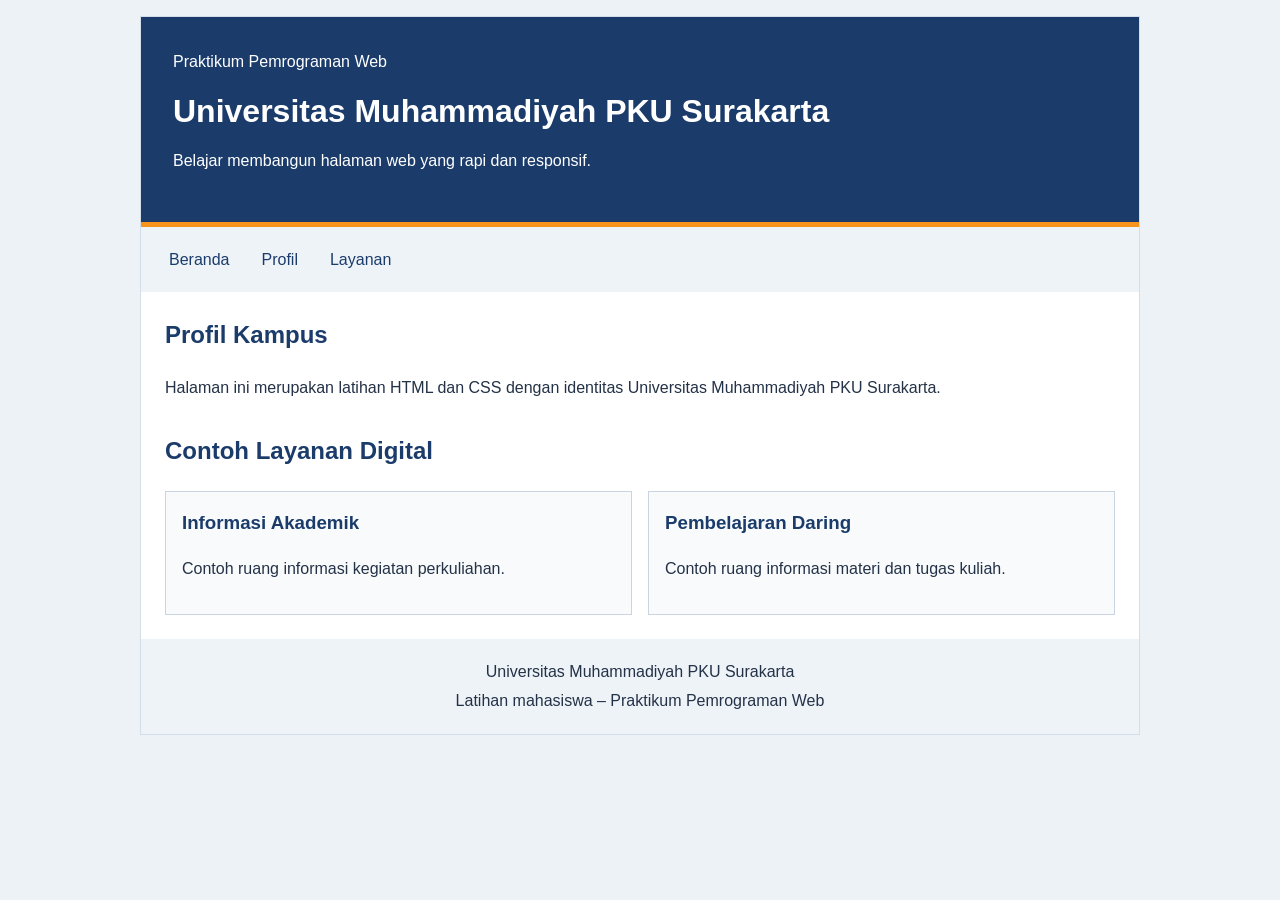
<file: belajar-css/index.html>
<!DOCTYPE html>
<html lang="id">
<head>
    <meta charset="UTF-8">
    <meta name="viewport" content="width=device-width, initial-scale=1">
    <title>Profil Kampus | UMPKU</title>
    <link rel="stylesheet" href="style.css">
</head>

<body>
    <a class="lewati" href="#konten">Lewati ke konten</a>

    <div class="halaman">
        <header class="header" id="beranda">
            <p class="identitas">Praktikum Pemrograman Web</p>
            <h1>Universitas Muhammadiyah PKU Surakarta</h1>
            <p>Belajar membangun halaman web yang rapi dan responsif.</p>
        </header>

        <nav class="menu" aria-label="Navigasi utama">
            <a href="#beranda">Beranda</a>
            <a href="#profil">Profil</a>
            <a href="#layanan">Layanan</a>
        </nav>

        <main id="konten" tabindex="-1">
            <section id="profil" class="panel">
                <h2>Profil Kampus</h2>
                <p>
                    Halaman ini merupakan latihan HTML dan CSS dengan
                    identitas Universitas Muhammadiyah PKU Surakarta.
                </p>
            </section>

            <section id="layanan" class="panel">
                <h2>Contoh Layanan Digital</h2>

                <div class="kartu-grid">
                    <article class="kartu">
                        <h3>Informasi Akademik</h3>
                        <p>Contoh ruang informasi kegiatan perkuliahan.</p>
                    </article>

                    <article class="kartu">
                        <h3>Pembelajaran Daring</h3>
                        <p>Contoh ruang informasi materi dan tugas kuliah.</p>
                    </article>
                </div>
            </section>
        </main>

        <footer class="footer">
            <p>Universitas Muhammadiyah PKU Surakarta</p>
            <p>Latihan mahasiswa – Praktikum Pemrograman Web</p>
        </footer>
    </div>
</body>
</html>
</file>
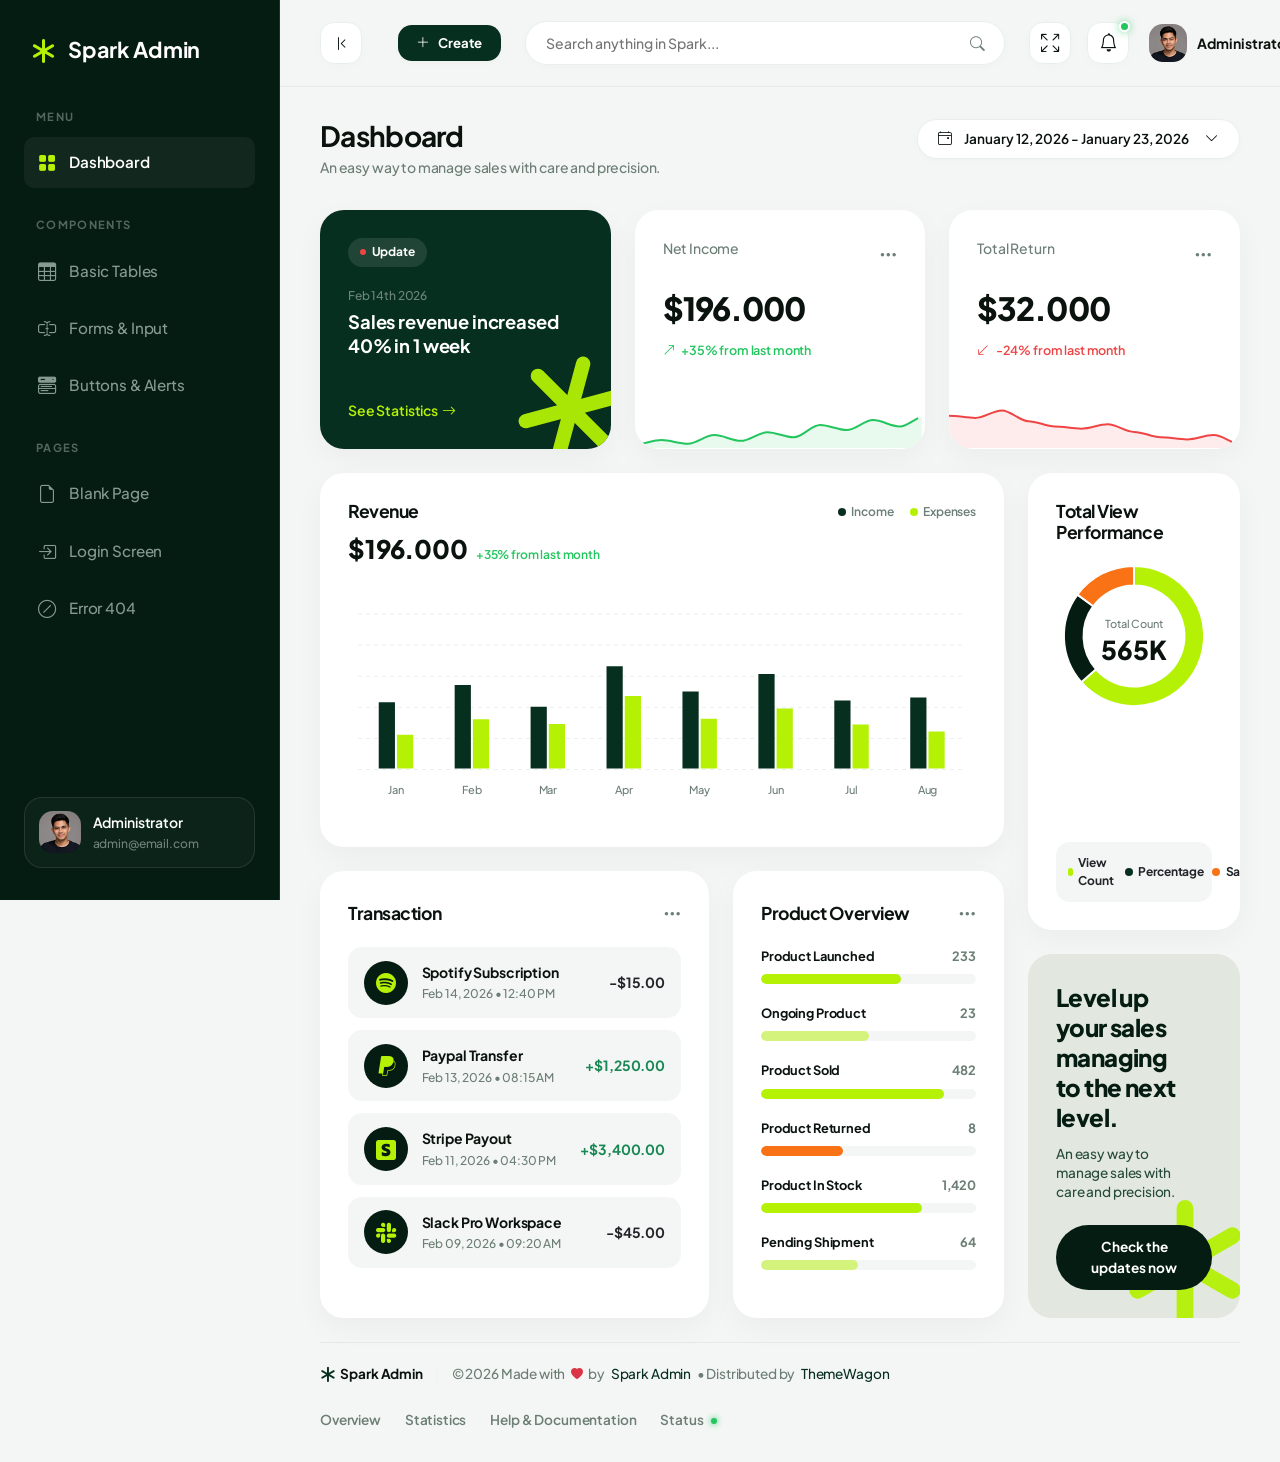
<file: crud/index.html>
<!DOCTYPE html>
<html lang="en">

<head>
  <meta charset="UTF-8">
  <meta name="viewport" content="width=device-width, initial-scale=1.0">
  <title>Spark Admin - Premium Bootstrap 5 Admin Dashboard Template</title>

  <!-- SEO Optimization -->
  <meta name="description" content="Spark Admin - Premium Bootstrap 5 Admin Dashboard Template">
  <meta name="author" content="Spark Admin Team">

  <!-- Favicon -->
  <link rel="icon" type="image/png" href="assets/images/favicon.ico">

  <!-- Local Third-Party Libraries (100% Offline Compatible) -->
  <link rel="stylesheet" href="assets/libs/bootstrap/css/bootstrap.min.css">
  <link rel="stylesheet" href="assets/libs/bootstrap-icons/bootstrap-icons.css">
  <link rel="stylesheet" href="assets/libs/apexcharts/apexcharts.css">
  <link rel="stylesheet" href="assets/libs/flatpickr/flatpickr.min.css">

  <!-- Main Design System & Custom Stylesheet -->
  <link rel="stylesheet" href="assets/css/main.css">
</head>

<body>

  <!-- ==========================================
         START: Sidebar Component
         Highly polished, dark-green sticky navigation
         ========================================== -->
  <div class="sidebar-wrapper" id="sidebar">
    <!-- Brand Logo / Identity -->
    <a href="index.html" class="sidebar-brand">
      <i class="bi bi-asterisk"></i>
      <span>Spark Admin</span>
    </a>

    <!-- Navigation Menu -->
    <div class="flex-grow-1 overflow-y-auto">
      <!-- Group: Menu -->
      <div class="sidebar-menu-section">
        <div class="sidebar-menu-title">Menu</div>
        <ul class="sidebar-menu-list">
          <li class="sidebar-menu-item">
            <a href="index.html" class="sidebar-menu-link active" id="menu-overview" title="Overview">
              <i class="bi bi-grid-fill"></i>
              <span>Dashboard</span>
            </a>
          </li>
        </ul>
      </div>

      <!-- Group: Components -->
      <div class="sidebar-menu-section">
        <div class="sidebar-menu-title">Components</div>
        <ul class="sidebar-menu-list">
          <li class="sidebar-menu-item">
            <a href="tables-basic.html" class="sidebar-menu-link" id="menu-basictables" title="Basic Tables">
              <i class="bi bi-table"></i>
              <span>Basic Tables</span>
            </a>
          </li>
          <li class="sidebar-menu-item">
            <a href="ui-forms.html" class="sidebar-menu-link" id="menu-uiforms" title="Forms and Input">
              <i class="bi bi-input-cursor-text"></i>
              <span>Forms & Input</span>
            </a>
          </li>
          <li class="sidebar-menu-item">
            <a href="ui-buttons.html" class="sidebar-menu-link" id="menu-uibuttons" title="Buttons">
              <i class="bi bi-menu-button-wide-fill"></i>
              <span>Buttons & Alerts</span>
            </a>
          </li>
        </ul>
      </div>

      <!-- Group: Pages -->
      <div class="sidebar-menu-section">
        <div class="sidebar-menu-title">Pages</div>
        <ul class="sidebar-menu-list">
          <li class="sidebar-menu-item">
            <a href="page-blank.html" class="sidebar-menu-link" id="menu-blankpage" title="Blank Page">
              <i class="bi bi-file-earmark"></i>
              <span>Blank Page</span>
            </a>
          </li>
          <li class="sidebar-menu-item">
            <a href="page-login.html" class="sidebar-menu-link" id="menu-loginpage" title="Login Page">
              <i class="bi bi-box-arrow-in-right"></i>
              <span>Login Screen</span>
            </a>
          </li>
          <li class="sidebar-menu-item">
            <a href="page-404.html" class="sidebar-menu-link" id="menu-404" title="404 Page">
              <i class="bi bi-slash-circle"></i>
              <span>Error 404</span>
            </a>
          </li>
        </ul>
      </div>
    </div>

    <!-- Sidebar Profile Card (Dynamic Footer) -->
    <div class="sidebar-profile">
      <img src="assets/images/avatar.png" alt="Administrator" class="sidebar-profile-img"
        onerror="this.src='https://images.unsplash.com/photo-1534528741775-53994a69daeb?q=80&w=256&auto=format&fit=crop'">
      <div class="sidebar-profile-info">
        <div class="sidebar-profile-name">Administrator</div>
        <div class="sidebar-profile-email">admin@email.com</div>
      </div>
    </div>
  </div>
  <!-- ==========================================
         END: Sidebar Component
         ========================================== -->


  <!-- ==========================================
         START: Main Content Area
         ========================================== -->
  <div class="main-wrapper">

    <!-- START: Top Navbar Component -->
    <header class="navbar-custom">
      <div class="navbar-left">
        <!-- Desktop sidebar toggle (visible on large screens only) -->
        <button class="btn-desktop-toggle d-none d-xl-flex align-items-center justify-content-center me-3"
          id="desktop-sidebar-toggle" aria-label="Minimize Sidebar">
          <i class="bi bi-chevron-bar-left"></i>
        </button>
        <!-- Mobile sidebar toggle -->
        <button class="sidebar-toggle-btn me-2" id="sidebar-toggle" aria-label="Toggle Navigation">
          <i class="bi bi-list"></i>
        </button>

        <!-- Quick Actions Dropdown -->
        <div class="dropdown ms-2">
          <button class="btn-quick-action dropdown-toggle" type="button" data-bs-toggle="dropdown" aria-expanded="false"
            id="quick-actions-dropdown">
            <i class="bi bi-plus-lg"></i>
            <span>Create</span>
          </button>
          <ul class="dropdown-menu dropdown-menu-quick-action" aria-labelledby="quick-actions-dropdown">
            <li class="dropdown-header">Quick Action Shortcuts</li>
            <li><a class="dropdown-item" href="#"><i class="bi bi-file-earmark-plus"></i> New Invoice</a></li>
            <li><a class="dropdown-item" href="#"><i class="bi bi-person-plus"></i> New User</a></li>
            <li><a class="dropdown-item" href="#"><i class="bi bi-box-seam"></i> New Product</a></li>
            <li>
              <hr class="dropdown-divider">
            </li>
            <li><a class="dropdown-item" href="#"><i class="bi bi-gear"></i> System Settings</a></li>
          </ul>
        </div>
      </div>

      <!-- Mid navbar: search pill -->
      <div class="navbar-search-wrapper">
        <input type="text" class="navbar-search-input" placeholder="Search anything in Spark..." id="main-search">
        <button class="navbar-search-btn" aria-label="Search">
          <i class="bi bi-search"></i>
        </button>
      </div>

      <!-- Right actions -->
      <div class="navbar-actions">
        <!-- Fullscreen Toggle -->
        <button class="navbar-action-btn me-1" aria-label="Toggle Fullscreen" id="btn-fullscreen">
          <i class="bi bi-arrows-fullscreen"></i>
        </button>
        <div class="dropdown">
          <button class="navbar-action-btn dropdown-toggle" type="button" data-bs-toggle="dropdown"
            aria-expanded="false" id="btn-notifications" data-bs-auto-close="outside">
            <i class="bi bi-bell"></i>
            <span class="navbar-action-badge"></span>
          </button>
          <div class="dropdown-menu dropdown-menu-end dropdown-menu-notification p-0"
            aria-labelledby="btn-notifications">
            <div class="notification-header">
              <h6 class="notification-title">Notifications</h6>
              <button class="btn-clear-all" type="button">Mark all read</button>
            </div>
            <div class="notification-list">
              <!-- Sale Notification -->
              <a href="#" class="notification-item">
                <div class="notification-icon bg-success text-white">
                  <i class="bi bi-wallet2"></i>
                </div>
                <div class="notification-content">
                  <p class="notification-text">New sale received: <strong>$150.00</strong></p>
                  <span class="notification-time">2 mins ago</span>
                </div>
                <span class="notification-unread-dot"></span>
              </a>
              <!-- User Registration Notification -->
              <a href="#" class="notification-item">
                <div class="notification-icon bg-primary text-white">
                  <i class="bi bi-person-plus-fill"></i>
                </div>
                <div class="notification-content">
                  <p class="notification-text">New user registered: <strong>John Doe</strong></p>
                  <span class="notification-time">1 hour ago</span>
                </div>
                <span class="notification-unread-dot"></span>
              </a>
              <!-- Low Stock Notification -->
              <a href="#" class="notification-item">
                <div class="notification-icon bg-warning text-dark">
                  <i class="bi bi-box-seam-fill"></i>
                </div>
                <div class="notification-content">
                  <p class="notification-text">Stock running low: <strong>Hoodie</strong></p>
                  <span class="notification-time">3 hours ago</span>
                </div>
              </a>
            </div>
            <a href="#" class="notification-footer">View All Notifications</a>
          </div>
        </div>

        <!-- Profile Dropdown -->
        <div class="dropdown ms-2">
          <button class="navbar-profile-btn dropdown-toggle" type="button" data-bs-toggle="dropdown"
            aria-expanded="false" id="profile-dropdown">
            <img src="assets/images/avatar.png" alt="Profile Image" class="navbar-profile-img">
            <span class="navbar-profile-name d-none d-md-inline">Administrator</span>
            <i class="bi bi-chevron-down navbar-profile-caret"></i>
          </button>
          <ul class="dropdown-menu dropdown-menu-end dropdown-menu-profile" aria-labelledby="profile-dropdown">
            <li class="dropdown-header">Welcome !</li>
            <li><a class="dropdown-item" href="#"><i class="bi bi-person"></i> My Account</a></li>
            <li><a class="dropdown-item" href="#"><i class="bi bi-gear"></i> Settings</a></li>
            <li><a class="dropdown-item" href="#"><i class="bi bi-lock"></i> Lock Screen</a></li>
            <li>
              <hr class="dropdown-divider">
            </li>
            <li><a class="dropdown-item text-danger" href="page-login.html"><i class="bi bi-box-arrow-right"></i>
                Logout</a></li>
          </ul>
        </div>
      </div>
    </header>
    <!-- END: Top Navbar Component -->

    <!-- START: Dashboard Header Banner -->
    <div class="page-header">
      <div>
        <h1 class="page-title">Dashboard</h1>
        <p class="page-subtitle">An easy way to manage sales with care and precision.</p>
      </div>
      <button class="btn-date-picker" type="button" id="date-picker-trigger">
        <i class="bi bi-calendar4-event"></i>
        <span id="selected-date-range">January 12, 2026 - January 23, 2026</span>
        <i class="bi bi-chevron-down ms-1"></i>
      </button>
    </div>
    <!-- END: Dashboard Header Banner -->

    <!-- START: Main Layout Grid (2 Columns: Dashboard + Performance Pane) -->
    <div class="row g-4">

      <!-- TOP AREA: Quick Info Stat Cards Row (Full Width) -->
      <div class="col-12">
        <div class="row g-4">
          <!-- Stat Card 1: Green Alert Banner -->
          <div class="col-md-4">
            <div class="card alert-green-card">
              <div class="position-relative z-index-2">
                <span class="alert-green-badge">Update</span>
                <div class="alert-green-date">Feb 14th 2026</div>
                <div class="alert-green-text">Sales revenue increased 40% in 1 week</div>
              </div>
              <a href="#" class="alert-green-link z-index-2" id="alert-link-statistics">
                <span>See Statistics</span>
                <i class="bi bi-arrow-right"></i>
              </a>

              <!-- Inline SVG geometric decoration (Lime green 6-pointed star/asterisk with rounded caps) -->
              <svg class="alert-green-bg-shape" viewBox="0 0 100 100" fill="none" xmlns="http://www.w3.org/2000/svg">
                <g transform="translate(50,50)">
                  <rect x="-6" y="-45" width="12" height="90" rx="6" ry="6" fill="#B4F105" />
                  <rect x="-6" y="-45" width="12" height="90" rx="6" ry="6" fill="#B4F105" transform="rotate(60)" />
                  <rect x="-6" y="-45" width="12" height="90" rx="6" ry="6" fill="#B4F105" transform="rotate(120)" />
                </g>
              </svg>
            </div>
          </div>

          <!-- Stat Card 2: Net Income -->
          <div class="col-md-4">
            <div class="card card-stat d-flex flex-column justify-content-between">
              <div>
                <div class="card-header">
                  <span class="stat-label">Net Income</span>
                  <div class="dropdown">
                    <button class="card-more-btn" type="button" data-bs-toggle="dropdown" aria-expanded="false"
                      aria-label="More Options" id="btn-more-income">
                      <i class="bi bi-three-dots"></i>
                    </button>
                    <ul class="dropdown-menu dropdown-menu-end dropdown-menu-custom">
                      <li><a class="dropdown-item" href="#"><i class="bi bi-arrow-repeat"></i> Refresh</a></li>
                      <li><a class="dropdown-item" href="#"><i class="bi bi-file-earmark-arrow-down"></i> Export
                          Report</a></li>
                      <li>
                        <hr class="dropdown-divider">
                      </li>
                      <li><a class="dropdown-item text-danger" href="#"><i class="bi bi-eye-slash"></i> Hide Details</a>
                      </li>
                    </ul>
                  </div>
                </div>
                <div class="stat-value">$196.000</div>
                <div class="trend-badge trend-up">
                  <i class="bi bi-arrow-up-right"></i>
                  <span>+35% from last month</span>
                </div>
              </div>
              <div class="sparkline-container sparkline-card-footer">
                <div id="income-sparkline"></div>
              </div>
            </div>
          </div>

          <!-- Stat Card 3: Total Return -->
          <div class="col-md-4">
            <div class="card card-stat d-flex flex-column justify-content-between">
              <div>
                <div class="card-header">
                  <span class="stat-label">Total Return</span>
                  <div class="dropdown">
                    <button class="card-more-btn" type="button" data-bs-toggle="dropdown" aria-expanded="false"
                      aria-label="More Options" id="btn-more-return">
                      <i class="bi bi-three-dots"></i>
                    </button>
                    <ul class="dropdown-menu dropdown-menu-end dropdown-menu-custom">
                      <li><a class="dropdown-item" href="#"><i class="bi bi-arrow-repeat"></i> Refresh</a></li>
                      <li><a class="dropdown-item" href="#"><i class="bi bi-file-earmark-arrow-down"></i> Export
                          Report</a></li>
                      <li>
                        <hr class="dropdown-divider">
                      </li>
                      <li><a class="dropdown-item text-danger" href="#"><i class="bi bi-eye-slash"></i> Hide Details</a>
                      </li>
                    </ul>
                  </div>
                </div>
                <div class="stat-value">$32.000</div>
                <div class="trend-badge trend-down">
                  <i class="bi bi-arrow-down-left"></i>
                  <span>-24% from last month</span>
                </div>
              </div>
              <div class="sparkline-container sparkline-card-footer">
                <div id="return-sparkline"></div>
              </div>
            </div>
          </div>
        </div>
      </div>
      <!-- END: TOP AREA -->

      <!-- LEFT AREA: Primary Dashboard Stats & Tables -->
      <div class="col-xl-9 col-lg-8">

        <!-- START: Details Area (Transactions + Performance Charts) -->
        <div class="row g-4">
          <!-- Column: Revenue Chart (Full Width / Wider) -->
          <div class="col-12">
            <div class="card mb-0">
              <div class="card-header mb-2">
                <h2 class="card-title">Revenue</h2>
                <!-- Custom Static Legends -->
                <div class="d-flex gap-3 align-items-center">
                  <div class="chart-legend-item">
                    <span class="legend-dot bg-forest-medium"></span>
                    <span class="chart-legend-label">Income</span>
                  </div>
                  <div class="chart-legend-item">
                    <span class="legend-dot bg-lime-accent"></span>
                    <span class="chart-legend-label">Expenses</span>
                  </div>
                </div>
              </div>
              <div class="d-flex align-items-baseline gap-2 mb-3">
                <span class="stat-value-amount">$196.000</span>
                <span class="trend-badge trend-up fs-xs">+35% from last month</span>
              </div>
              <div id="revenue-chart"></div>
            </div>
          </div>

          <!-- Column: Transaction List -->
          <div class="col-md-7 d-flex flex-column">
            <div class="card h-100 flex-grow-1">
              <div class="card-header">
                <h2 class="card-title">Transaction</h2>
                <div class="dropdown">
                  <button class="card-more-btn" type="button" data-bs-toggle="dropdown" aria-expanded="false"
                    aria-label="More Options" id="btn-more-transaction">
                    <i class="bi bi-three-dots"></i>
                  </button>
                  <ul class="dropdown-menu dropdown-menu-end dropdown-menu-custom">
                    <li><a class="dropdown-item" href="#"><i class="bi bi-funnel"></i> Filter Status</a></li>
                    <li><a class="dropdown-item" href="#"><i class="bi bi-file-earmark-arrow-down"></i> Export CSV</a>
                    </li>
                  </ul>
                </div>
              </div>

              <!-- Transaction Items List -->
              <div class="transaction-list">
                <div class="transaction-item">
                  <div class="transaction-icon bg-forest-light text-lime">
                    <i class="bi bi-spotify"></i>
                  </div>
                  <div class="transaction-info">
                    <div class="transaction-name">Spotify Subscription</div>
                    <div class="transaction-date">Feb 14, 2026 • 12:40 PM</div>
                  </div>
                  <div class="transaction-amount text-main">-$15.00</div>
                </div>

                <div class="transaction-item">
                  <div class="transaction-icon bg-forest-light text-lime">
                    <i class="bi bi-paypal"></i>
                  </div>
                  <div class="transaction-info">
                    <div class="transaction-name">Paypal Transfer</div>
                    <div class="transaction-date">Feb 13, 2026 • 08:15 AM</div>
                  </div>
                  <div class="transaction-amount text-success">+$1,250.00</div>
                </div>

                <div class="transaction-item">
                  <div class="transaction-icon bg-forest-light text-lime">
                    <i class="bi bi-stripe"></i>
                  </div>
                  <div class="transaction-info">
                    <div class="transaction-name">Stripe Payout</div>
                    <div class="transaction-date">Feb 11, 2026 • 04:30 PM</div>
                  </div>
                  <div class="transaction-amount text-success">+$3,400.00</div>
                </div>

                <div class="transaction-item">
                  <div class="transaction-icon bg-forest-light text-lime">
                    <i class="bi bi-slack"></i>
                  </div>
                  <div class="transaction-info">
                    <div class="transaction-name">Slack Pro Workspace</div>
                    <div class="transaction-date">Feb 09, 2026 • 09:20 AM</div>
                  </div>
                  <div class="transaction-amount text-main">-$45.00</div>
                </div>
              </div>

            </div>
          </div>

          <!-- Column: Product Overview Progress -->
          <div class="col-md-5 d-flex flex-column">
            <div class="card h-100 flex-grow-1">
              <div class="card-header">
                <h2 class="card-title">Product Overview</h2>
                <div class="dropdown">
                  <button class="card-more-btn" type="button" data-bs-toggle="dropdown" aria-expanded="false"
                    aria-label="More Options" id="btn-more-products">
                    <i class="bi bi-three-dots"></i>
                  </button>
                  <ul class="dropdown-menu dropdown-menu-end dropdown-menu-custom">
                    <li><a class="dropdown-item" href="#"><i class="bi bi-plus-lg"></i> Add Product</a></li>
                    <li><a class="dropdown-item" href="#"><i class="bi bi-gear"></i> Manage</a></li>
                  </ul>
                </div>
              </div>

              <div class="progress-container">
                <div class="progress-label-row">
                  <span class="progress-label">Product Launched</span>
                  <span class="progress-value">233</span>
                </div>
                <div class="progress" role="progressbar" aria-label="Product Launched Progress" aria-valuenow="65"
                  aria-valuemin="0" aria-valuemax="100">
                  <div class="progress-bar bg-lime-accent w-65"></div>
                </div>
              </div>

              <div class="progress-container">
                <div class="progress-label-row">
                  <span class="progress-label">Ongoing Product</span>
                  <span class="progress-value">23</span>
                </div>
                <div class="progress" role="progressbar" aria-label="Ongoing Product Progress" aria-valuenow="20"
                  aria-valuemin="0" aria-valuemax="100">
                  <div class="progress-bar bg-lime-accent opacity-50 w-50"></div>
                </div>
              </div>

              <div class="progress-container">
                <div class="progress-label-row">
                  <span class="progress-label">Product Sold</span>
                  <span class="progress-value">482</span>
                </div>
                <div class="progress" role="progressbar" aria-label="Product Sold Progress" aria-valuenow="85"
                  aria-valuemin="0" aria-valuemax="100">
                  <div class="progress-bar bg-lime-accent w-85"></div>
                </div>
              </div>

              <div class="progress-container">
                <div class="progress-label-row">
                  <span class="progress-label">Product Returned</span>
                  <span class="progress-value">8</span>
                </div>
                <div class="progress" role="progressbar" aria-label="Product Returned Progress" aria-valuenow="10"
                  aria-valuemin="0" aria-valuemax="100">
                  <div class="progress-bar bg-brand-orange w-38"></div>
                </div>
              </div>

              <div class="progress-container">
                <div class="progress-label-row">
                  <span class="progress-label">Product In Stock</span>
                  <span class="progress-value">1,420</span>
                </div>
                <div class="progress" role="progressbar" aria-label="Product In Stock Progress" aria-valuenow="75"
                  aria-valuemin="0" aria-valuemax="100">
                  <div class="progress-bar bg-lime-accent w-75"></div>
                </div>
              </div>

              <div class="progress-container">
                <div class="progress-label-row">
                  <span class="progress-label">Pending Shipment</span>
                  <span class="progress-value">64</span>
                </div>
                <div class="progress" role="progressbar" aria-label="Pending Shipment Progress" aria-valuenow="45"
                  aria-valuemin="0" aria-valuemax="100">
                  <div class="progress-bar bg-lime-accent opacity-50 w-45"></div>
                </div>
              </div>
            </div>

          </div>
        </div>
        <!-- END: Details Area -->

      </div>

      <!-- RIGHT AREA: Performance Details Sidebar Panel -->
      <div class="col-xl-3 col-lg-4">
        <div class="right-panel-wrapper d-flex flex-column gap-4 h-100">

          <!-- Performance Donut Chart card -->
          <div class="card flex-grow-1 d-flex flex-column justify-content-between mb-0">
            <div class="card-header mb-1">
              <h2 class="card-title">Total View Performance</h2>
            </div>

            <div id="views-chart"></div>

            <!-- Custom Legends below the chart -->
            <div class="chart-legends-container">
              <div class="chart-legend-item">
                <span class="legend-dot bg-lime-accent"></span>
                <span class="text-muted-green">View Count</span>
              </div>
              <div class="chart-legend-item">
                <span class="legend-dot bg-forest-medium"></span>
                <span class="text-muted-green">Percentage</span>
              </div>
              <div class="chart-legend-item">
                <span class="legend-dot bg-brand-orange"></span>
                <span class="text-muted-green">Sales</span>
              </div>
            </div>
          </div>

          <!-- Level Up Promotion CTA banner -->
          <div class="promo-banner-card">
            <!-- Inline SVG geometric decoration (Lime green 6-pointed star/asterisk with rounded caps) -->
            <svg class="promo-banner-bg-shape" viewBox="0 0 100 100" fill="none" xmlns="http://www.w3.org/2000/svg">
              <g transform="translate(50,50)">
                <rect x="-6" y="-45" width="12" height="90" rx="6" ry="6" fill="#B4F105" />
                <rect x="-6" y="-45" width="12" height="90" rx="6" ry="6" fill="#B4F105" transform="rotate(60)" />
                <rect x="-6" y="-45" width="12" height="90" rx="6" ry="6" fill="#B4F105" transform="rotate(120)" />
              </g>
            </svg>

            <h3 class="promo-title">Level up your sales managing to the next level.</h3>
            <p class="promo-desc">An easy way to manage sales with care and precision.</p>
            <button class="btn-promo" id="btn-promo-action">Check the updates now</button>
          </div>
        </div>
      </div>
      <!-- END: RIGHT AREA -->

    </div>
    <!-- END: Main Layout Grid -->

    <!-- START: Footer Component -->
    <footer class="footer-custom">
      <div class="footer-left">
        <span class="footer-logo">
          <i class="bi bi-asterisk"></i> Spark Admin
        </span>
        <span class="footer-separator">|</span>
        <span class="footer-copy">&copy; 2026 Made with <i class="bi bi-heart-fill text-danger footer-heart"></i> by<a
            href="https://sparkadminpro.gumroad.com/" target="_blank">Spark Admin</a>• Distributed by <a
            href="https://www.themewagon.com/" target="_blank">ThemeWagon</a> </span>
      </div>
      <div class="footer-right">
        <ul class="footer-links">
          <li><a href="#" class="footer-link">Overview</a></li>
          <li><a href="#" class="footer-link">Statistics</a></li>
          <li><a href="#" class="footer-link">Help & Documentation</a></li>
          <li><a href="#" class="footer-link">Status <span class="status-dot"></span></a></li>
        </ul>
      </div>
    </footer>
    <!-- END: Footer Component -->

  </div>
  <!-- ==========================================
         END: Main Content Area
         ========================================== -->

  <!-- Local Third-Party Libraries Script dependencies -->
  <script src="assets/libs/bootstrap/js/bootstrap.bundle.min.js"></script>
  <script src="assets/libs/apexcharts/apexcharts.min.js"></script>
  <script src="assets/libs/flatpickr/flatpickr.min.js"></script>

  <!-- Local dashboard interactions controller -->
  <script src="assets/js/dashboard.js"></script>
</body>

</html>
</file>
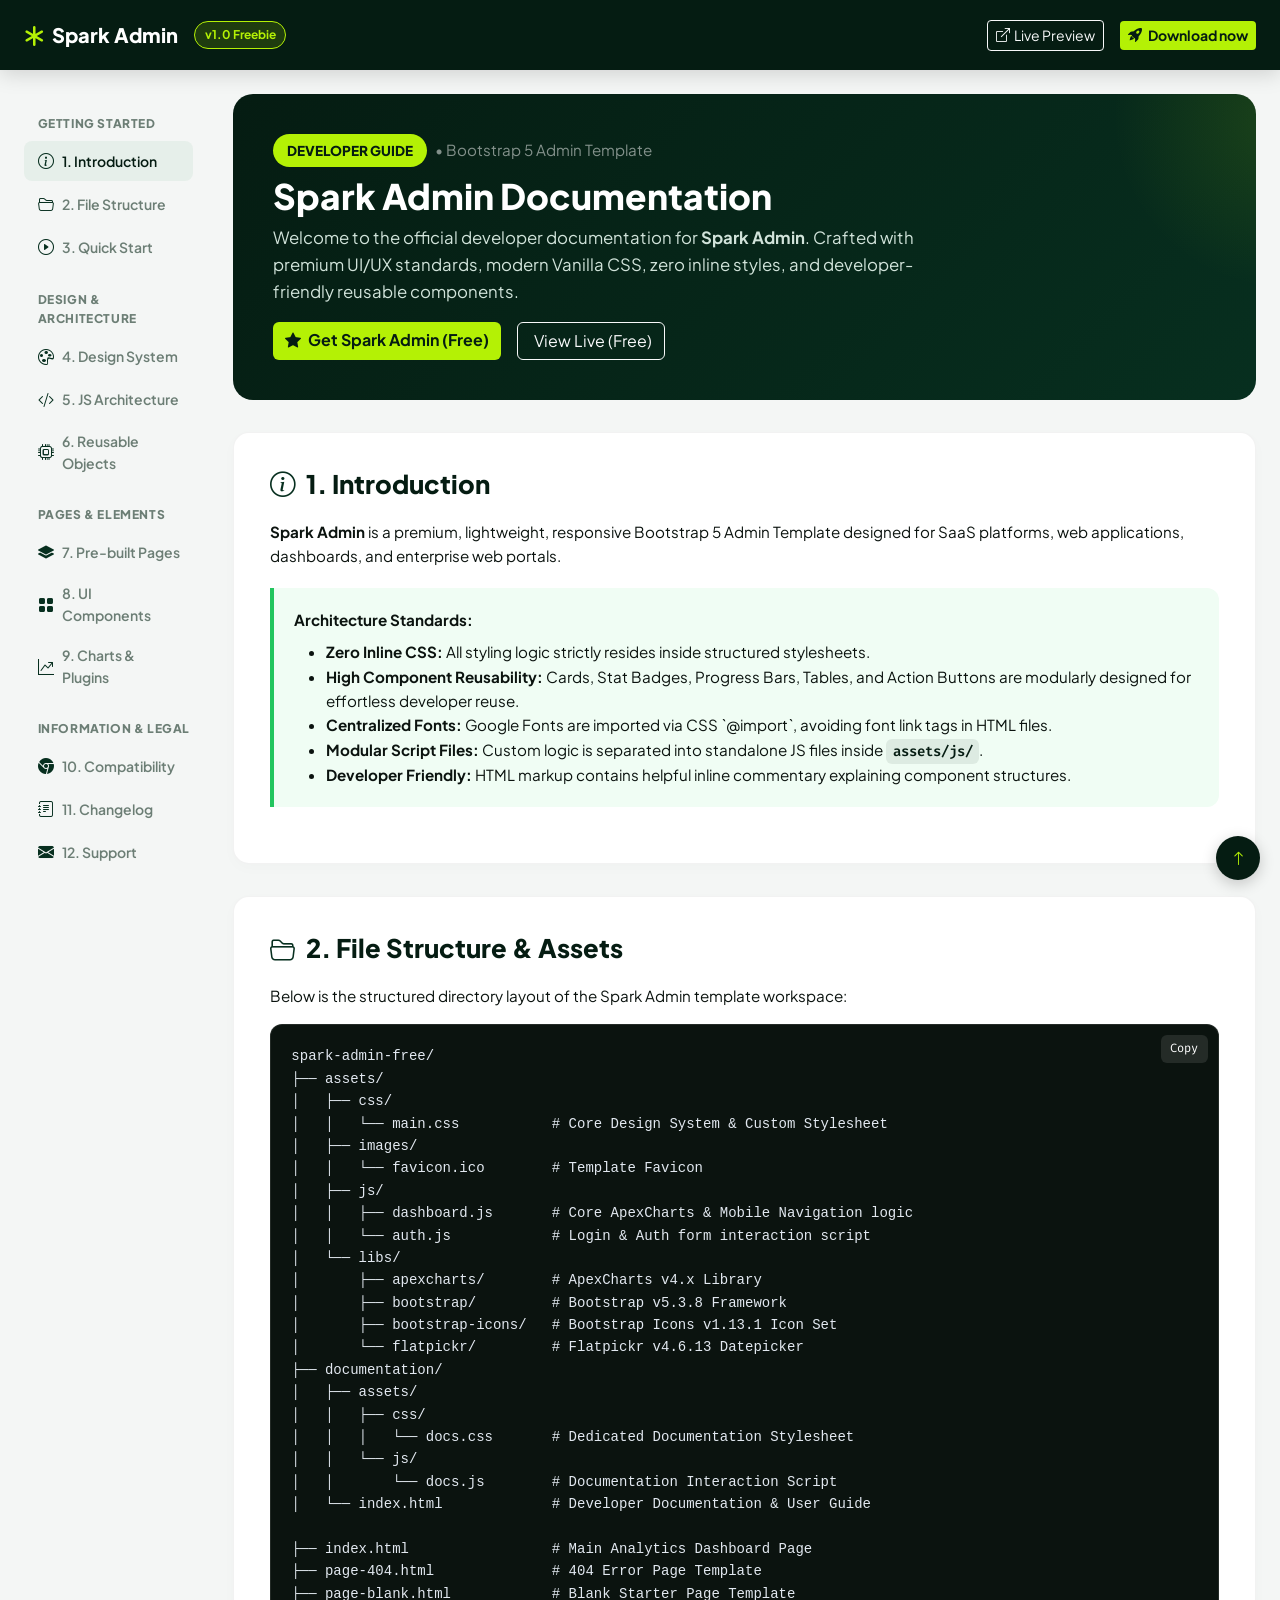
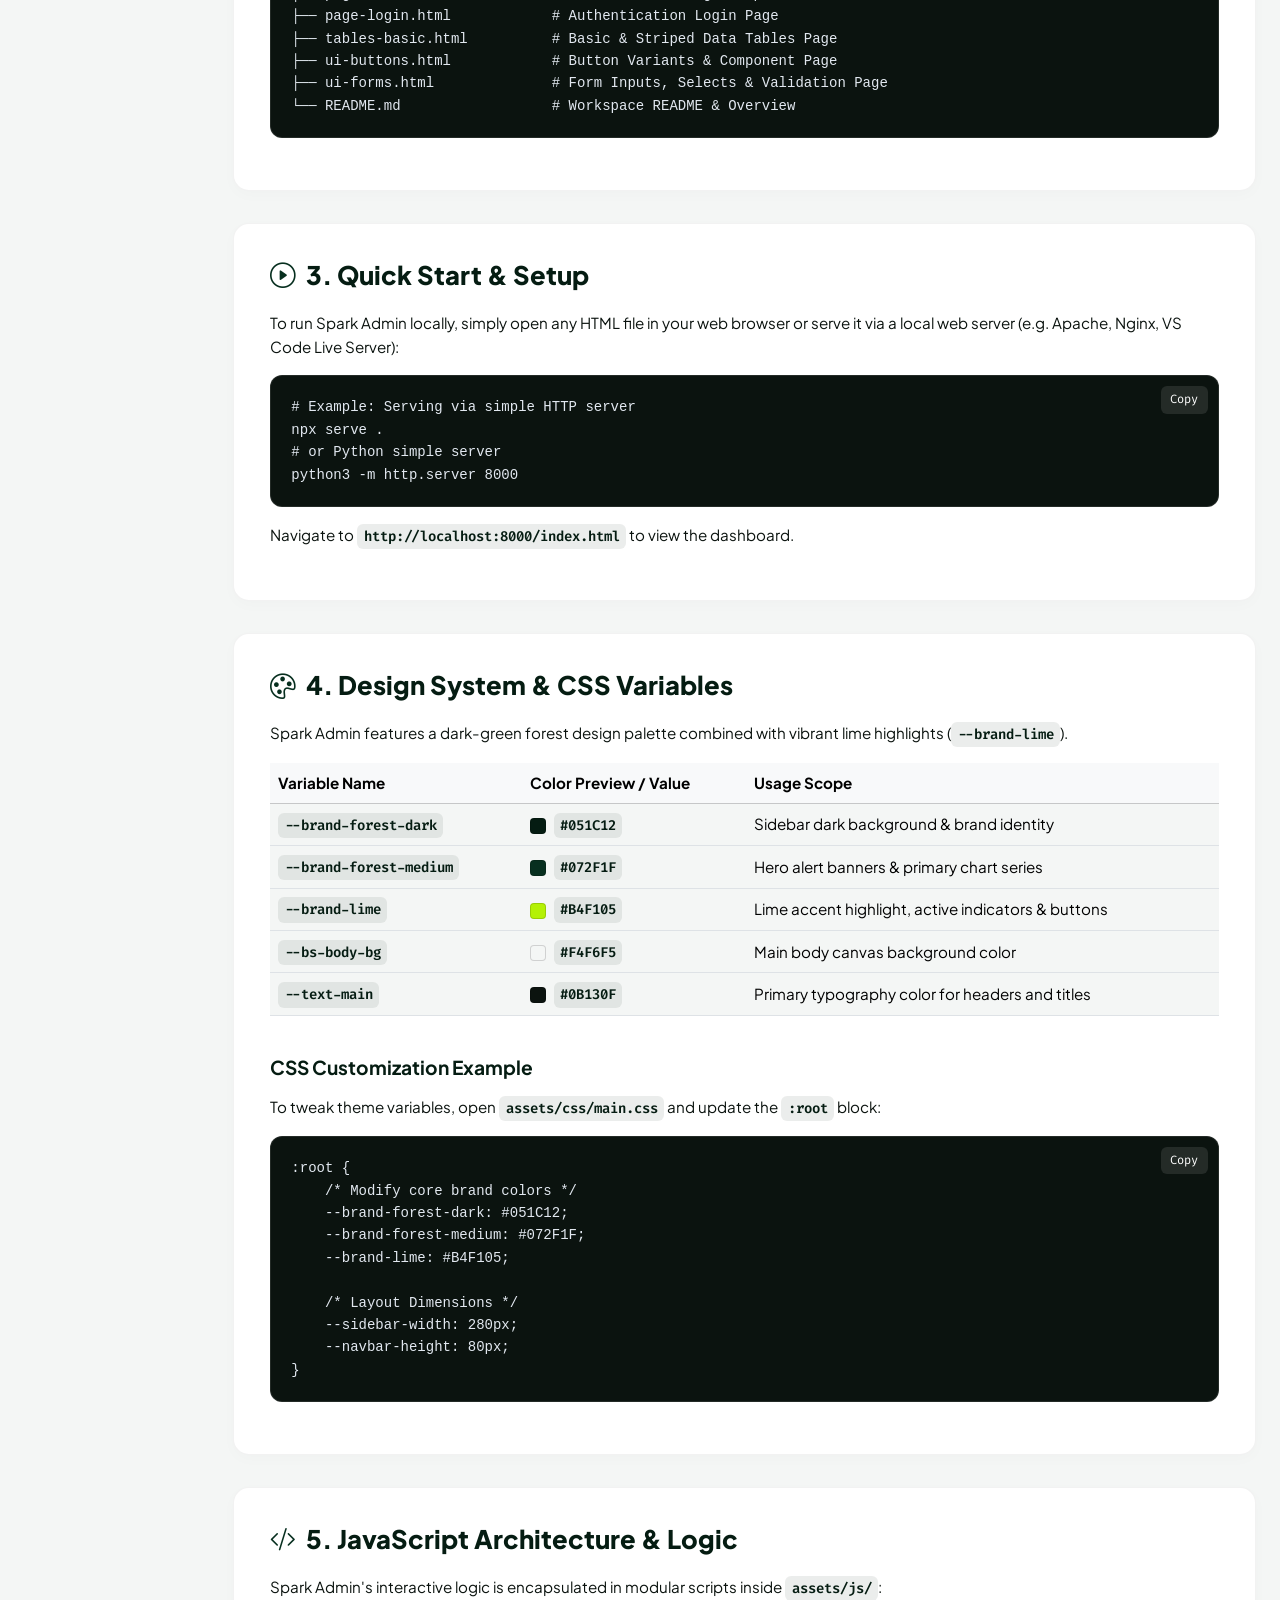
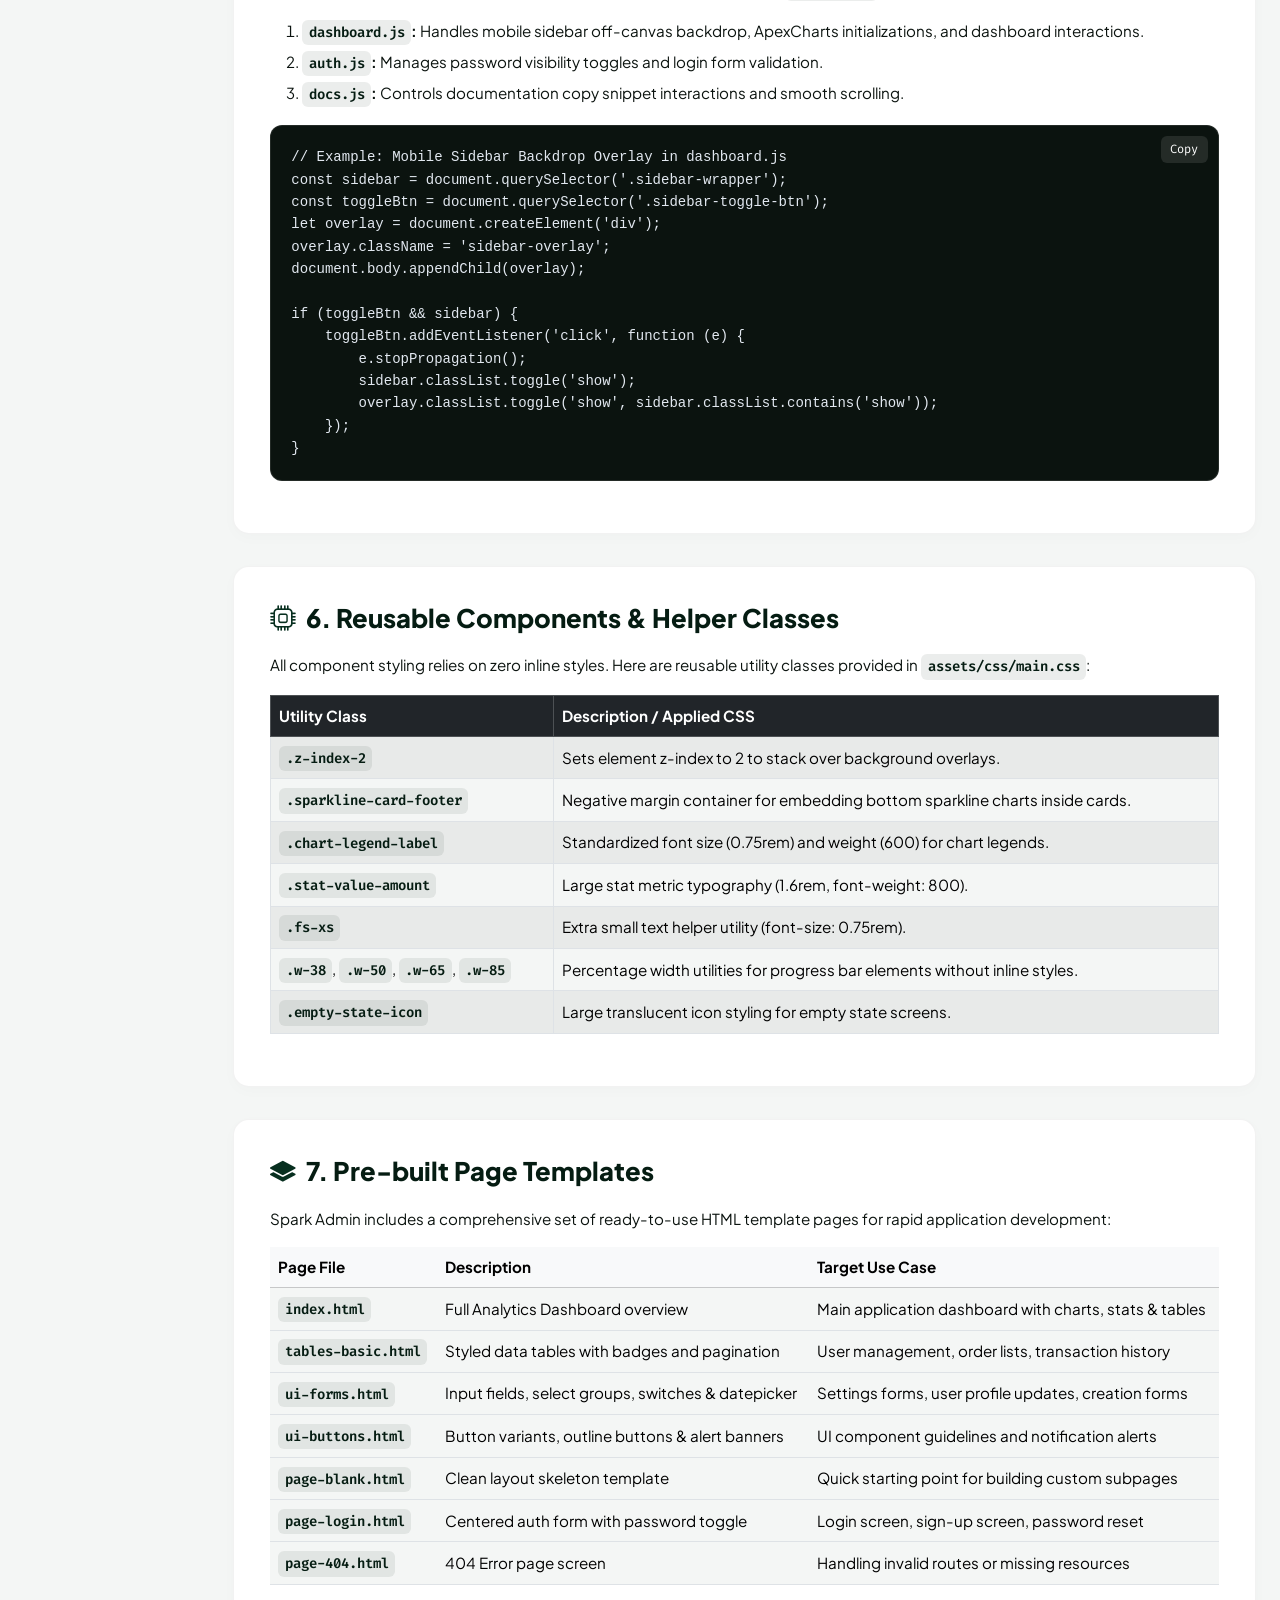
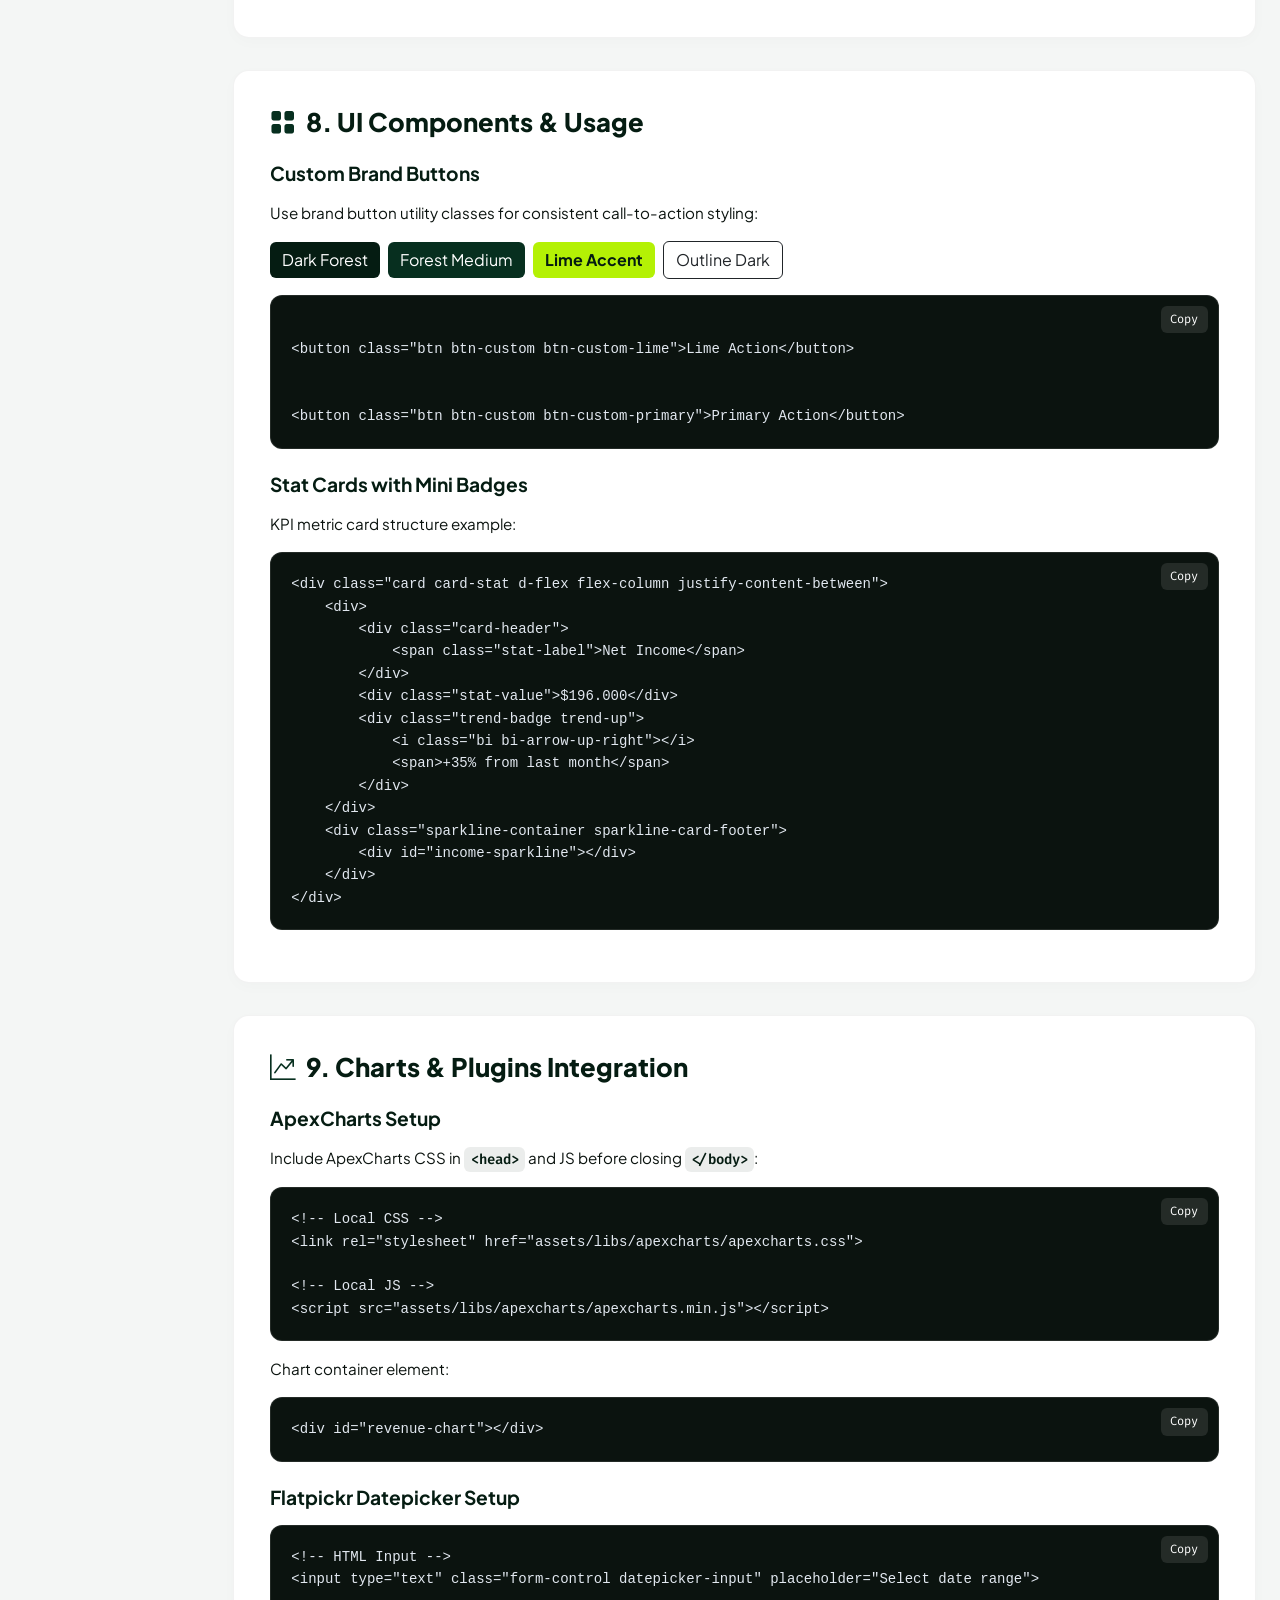
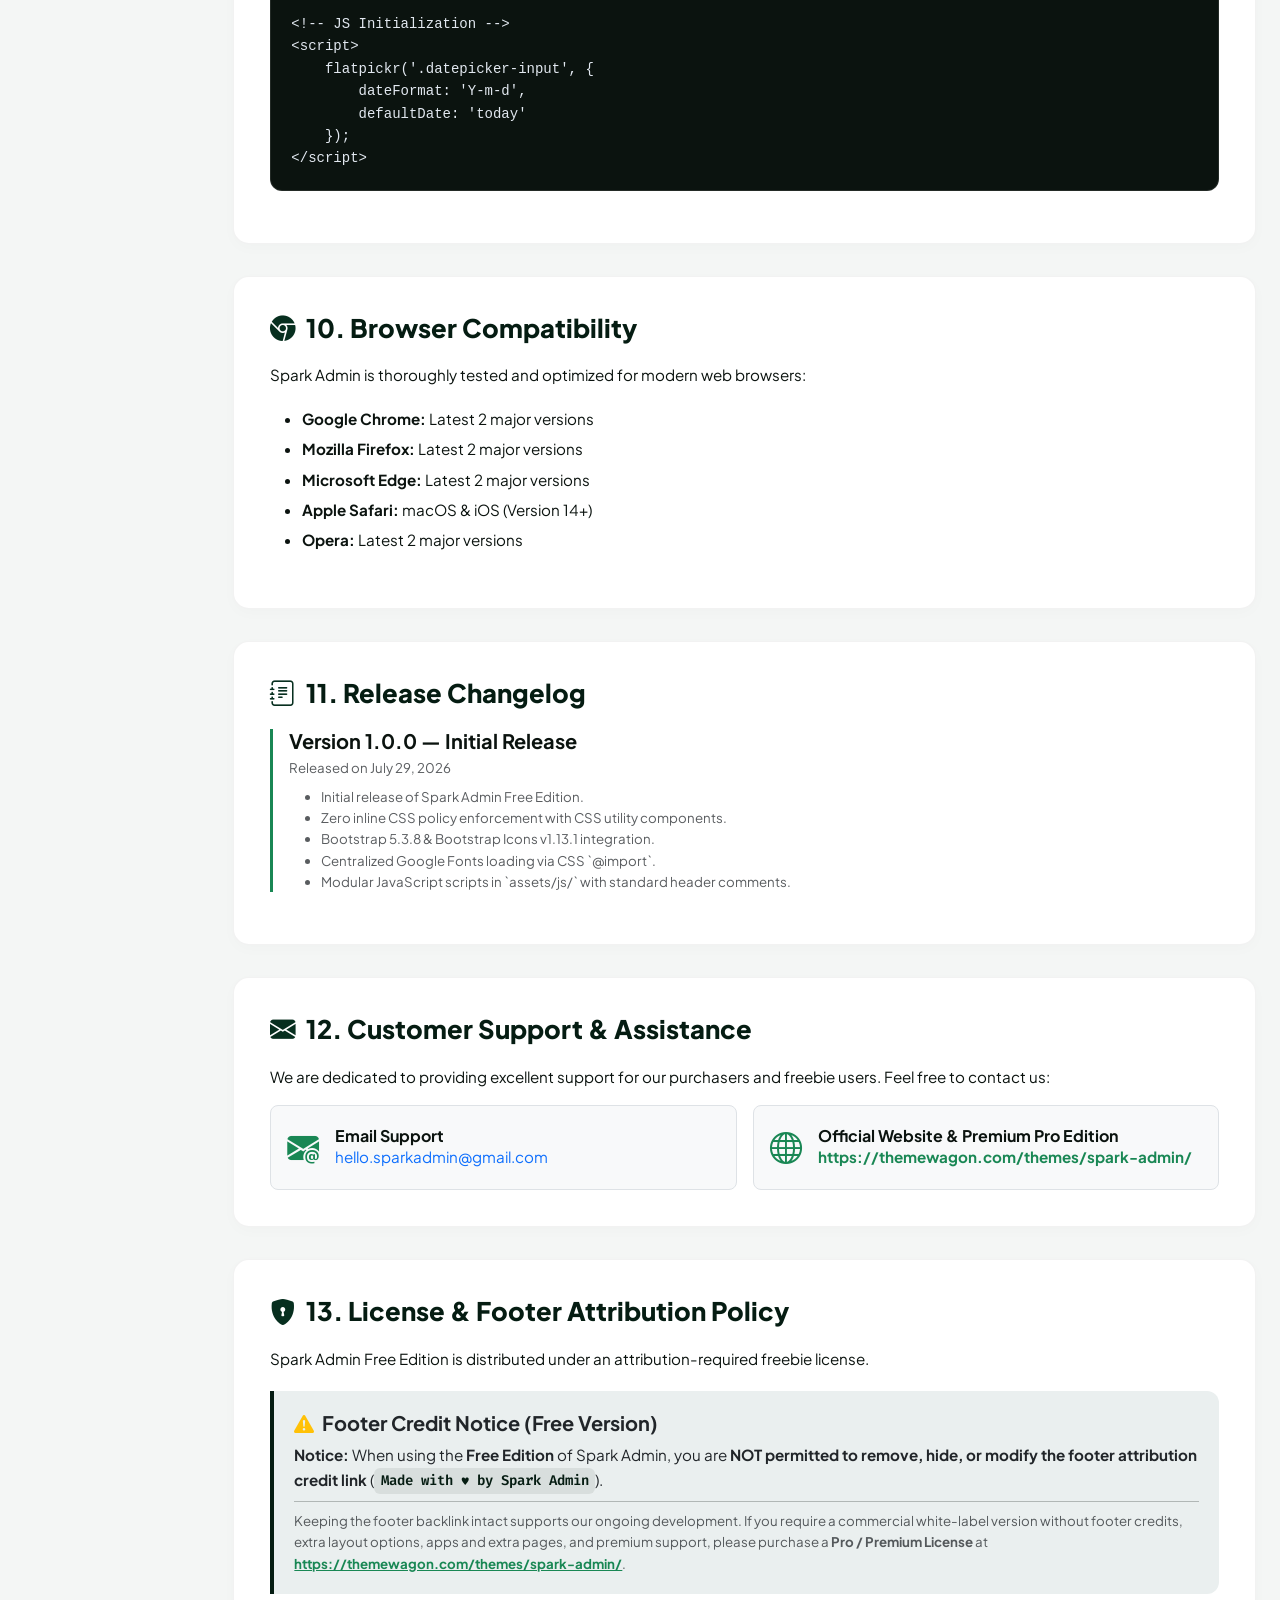
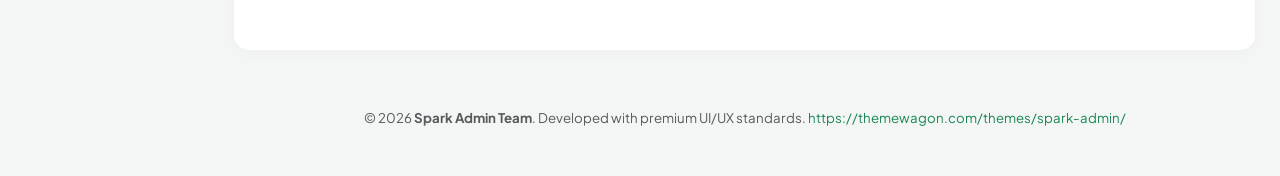
<file: crud/documentation/index.html>
<!DOCTYPE html>
<html lang="en">

<head>
  <meta charset="UTF-8">
  <meta name="viewport" content="width=device-width, initial-scale=1.0">
  <title>Spark Admin - Documentation & Developer Guide</title>

  <!-- Meta Information -->
  <meta name="description"
    content="Official documentation and developer guide for Spark Admin - Bootstrap 5 Admin Dashboard Template.">
  <meta name="author" content="Spark Admin Team">

  <!-- Favicon -->
  <link rel="icon" type="image/png" href="../assets/images/favicon.ico">

  <!-- Bootstrap 5 CSS & Icons -->
  <link rel="stylesheet" href="../assets/libs/bootstrap/css/bootstrap.min.css">
  <link rel="stylesheet" href="../assets/libs/bootstrap-icons/bootstrap-icons.css">

  <!-- Custom Documentation Stylesheet (Google Fonts imported via CSS) -->
  <link rel="stylesheet" href="assets/css/docs.css">
</head>

<body>

  <!-- Header Navigation -->
  <header class="doc-navbar d-flex align-items-center">
    <div class="container-fluid px-4 d-flex align-items-center justify-content-between">
      <div class="d-flex align-items-center gap-3">
        <a href="../index.html" class="doc-brand">
          <i class="bi bi-asterisk"></i>
          <span>Spark Admin</span>
        </a>
        <span class="doc-version-badge">v1.0 Freebie</span>
      </div>
      <div class="d-flex align-items-center gap-3">
        <a href="https://themewagon.github.io/spark-admin/" target="_blank"
          class="btn btn-sm btn-outline-light d-none d-md-inline-flex align-items-center gap-1">
          <i class="bi bi-box-arrow-up-right"></i> Live Preview
        </a>
        <a href="https://themewagon.com/themes/spark-admin/" target="_blank" class="btn btn-sm btn-doc-lime">
          <i class="bi bi-rocket-takeoff-fill me-1"></i> Download now
        </a>
      </div>
    </div>
  </header>

  <!-- Main Content Layout -->
  <div class="container-fluid px-4 py-4">
    <div class="row">

      <!-- Sticky Sidebar Navigation -->
      <div class="col-lg-3 col-xl-2">
        <div class="doc-sidebar">
          <div class="doc-sidebar-title">Getting Started</div>
          <nav class="nav flex-column">
            <a class="nav-link active" href="#introduction"><i class="bi bi-info-circle"></i> 1. Introduction</a>
            <a class="nav-link" href="#file-structure"><i class="bi bi-folder2-open"></i> 2. File Structure</a>
            <a class="nav-link" href="#quick-start"><i class="bi bi-play-circle"></i> 3. Quick Start</a>
          </nav>

          <div class="doc-sidebar-title">Design & Architecture</div>
          <nav class="nav flex-column">
            <a class="nav-link" href="#design-system"><i class="bi bi-palette"></i> 4. Design System</a>
            <a class="nav-link" href="#javascript"><i class="bi bi-code-slash"></i> 5. JS Architecture</a>
            <a class="nav-link" href="#reusable-components"><i class="bi bi-cpu"></i> 6. Reusable Objects</a>
          </nav>

          <div class="doc-sidebar-title">Pages & Elements</div>
          <nav class="nav flex-column">
            <a class="nav-link" href="#page-templates"><i class="bi bi-layers-fill"></i> 7. Pre-built Pages</a>
            <a class="nav-link" href="#ui-components"><i class="bi bi-grid-fill"></i> 8. UI Components</a>
            <a class="nav-link" href="#charts-plugins"><i class="bi bi-graph-up-arrow"></i> 9. Charts & Plugins</a>
          </nav>

          <div class="doc-sidebar-title">Information & Legal</div>
          <nav class="nav flex-column">
            <a class="nav-link" href="#browser-support"><i class="bi bi-browser-chrome"></i> 10. Compatibility</a>
            <a class="nav-link" href="#changelog"><i class="bi bi-journal-text"></i> 11. Changelog</a>
            <a class="nav-link" href="#support"><i class="bi bi-envelope-fill"></i> 12. Support</a>
            <a class="nav-link" href="#license"><i class="bi bi-shield-lock-fill"></i> 13. License & Attribution</a>
          </nav>
        </div>
      </div>

      <!-- Documentation Content Area -->
      <div class="col-lg-9 col-xl-10">

        <!-- Hero Header Banner -->
        <div class="doc-hero">
          <div class="d-flex align-items-center gap-2 mb-2">
            <span class="doc-badge-lime">DEVELOPER GUIDE</span>
            <span class="text-white-50">• Bootstrap 5 Admin Template</span>
          </div>
          <h1>Spark Admin Documentation</h1>
          <p class="mb-3">
            Welcome to the official developer documentation for <strong>Spark Admin</strong>. Crafted with premium UI/UX
            standards, modern Vanilla CSS, zero inline styles, and developer-friendly reusable components.
          </p>
          <div class="d-flex gap-2 flex-wrap">
            <a href="https://themewagon.com/themes/spark-admin/" target="_blank" class="btn btn-doc-lime me-2">
              <i class="bi bi-star-fill me-1"></i> Get Spark Admin (Free)
            </a>
            <a href="https://themewagon.github.com/spark-admin/" target="_blank" class="btn btn-outline-light">
              <i class="bi bi-layout-dashboard me-1"></i> View Live (Free)
            </a>
          </div>
        </div>

        <!-- 1. Introduction Section -->
        <section id="introduction" class="doc-section">
          <h2><i class="bi bi-info-circle"></i> 1. Introduction</h2>
          <p>
            <strong>Spark Admin</strong> is a premium, lightweight, responsive Bootstrap 5 Admin Template designed for
            SaaS platforms, web applications, dashboards, and enterprise web portals.
          </p>

          <div class="doc-alert doc-alert-tip">
            <strong>Architecture Standards:</strong>
            <ul class="mb-0 mt-2">
              <li><strong>Zero Inline CSS:</strong> All styling logic strictly resides inside structured stylesheets.
              </li>
              <li><strong>High Component Reusability:</strong> Cards, Stat Badges, Progress Bars, Tables, and Action
                Buttons are modularly designed for effortless developer reuse.</li>
              <li><strong>Centralized Fonts:</strong> Google Fonts are imported via CSS `@import`, avoiding font link
                tags in HTML files.</li>
              <li><strong>Modular Script Files:</strong> Custom logic is separated into standalone JS files inside
                <code>assets/js/</code>.
              </li>
              <li><strong>Developer Friendly:</strong> HTML markup contains helpful inline commentary explaining
                component structures.</li>
            </ul>
          </div>
        </section>

        <!-- 2. File Structure Section -->
        <section id="file-structure" class="doc-section">
          <h2><i class="bi bi-folder2-open"></i> 2. File Structure & Assets</h2>
          <p>Below is the structured directory layout of the Spark Admin template workspace:</p>

          <pre><button class="btn-copy" onclick="copyCode(this)">Copy</button><code>spark-admin-free/
├── assets/
│   ├── css/
│   │   └── main.css           # Core Design System & Custom Stylesheet
│   ├── images/
│   │   └── favicon.ico        # Template Favicon
│   ├── js/
│   │   ├── dashboard.js       # Core ApexCharts & Mobile Navigation logic
│   │   └── auth.js            # Login & Auth form interaction script
│   └── libs/
│       ├── apexcharts/        # ApexCharts v4.x Library
│       ├── bootstrap/         # Bootstrap v5.3.8 Framework
│       ├── bootstrap-icons/   # Bootstrap Icons v1.13.1 Icon Set
│       └── flatpickr/         # Flatpickr v4.6.13 Datepicker
├── documentation/
│   ├── assets/
│   │   ├── css/
│   │   │   └── docs.css       # Dedicated Documentation Stylesheet
│   │   └── js/
│   │       └── docs.js        # Documentation Interaction Script
│   └── index.html             # Developer Documentation & User Guide

├── index.html                 # Main Analytics Dashboard Page
├── page-404.html              # 404 Error Page Template
├── page-blank.html            # Blank Starter Page Template
├── page-login.html            # Authentication Login Page
├── tables-basic.html          # Basic & Striped Data Tables Page
├── ui-buttons.html            # Button Variants & Component Page
├── ui-forms.html              # Form Inputs, Selects & Validation Page
└── README.md                  # Workspace README & Overview</code></pre>
        </section>

        <!-- 3. Quick Start Section -->
        <section id="quick-start" class="doc-section">
          <h2><i class="bi bi-play-circle"></i> 3. Quick Start & Setup</h2>
          <p>To run Spark Admin locally, simply open any HTML file in your web browser or serve it via a local web
            server (e.g. Apache, Nginx, VS Code Live Server):</p>

          <pre><button class="btn-copy" onclick="copyCode(this)">Copy</button><code># Example: Serving via simple HTTP server
npx serve .
# or Python simple server
python3 -m http.server 8000</code></pre>

          <p>Navigate to <code>http://localhost:8000/index.html</code> to view the dashboard.</p>
        </section>

        <!-- 4. Design System Section -->
        <section id="design-system" class="doc-section">
          <h2><i class="bi bi-palette"></i> 4. Design System & CSS Variables</h2>
          <p>
            Spark Admin features a dark-green forest design palette combined with vibrant lime highlights
            (<code>--brand-lime</code>).
          </p>

          <div class="table-responsive">
            <table class="table table-hover align-middle">
              <thead class="table-light">
                <tr>
                  <th>Variable Name</th>
                  <th>Color Preview / Value</th>
                  <th>Usage Scope</th>
                </tr>
              </thead>
              <tbody>
                <tr>
                  <td><code>--brand-forest-dark</code></td>
                  <td><span class="color-swatch swatch-forest-dark"></span><code>#051C12</code></td>
                  <td>Sidebar dark background & brand identity</td>
                </tr>
                <tr>
                  <td><code>--brand-forest-medium</code></td>
                  <td><span class="color-swatch swatch-forest-medium"></span><code>#072F1F</code></td>
                  <td>Hero alert banners & primary chart series</td>
                </tr>
                <tr>
                  <td><code>--brand-lime</code></td>
                  <td><span class="color-swatch swatch-lime"></span><code>#B4F105</code></td>
                  <td>Lime accent highlight, active indicators & buttons</td>
                </tr>
                <tr>
                  <td><code>--bs-body-bg</code></td>
                  <td><span class="color-swatch swatch-body-bg"></span><code>#F4F6F5</code></td>
                  <td>Main body canvas background color</td>
                </tr>
                <tr>
                  <td><code>--text-main</code></td>
                  <td><span class="color-swatch swatch-text-main"></span><code>#0B130F</code></td>
                  <td>Primary typography color for headers and titles</td>
                </tr>
              </tbody>
            </table>
          </div>

          <h3 id="css-variables" class="mt-4">CSS Customization Example</h3>
          <p>To tweak theme variables, open <code>assets/css/main.css</code> and update the <code>:root</code> block:
          </p>
          <pre><button class="btn-copy" onclick="copyCode(this)">Copy</button><code>:root {
    /* Modify core brand colors */
    --brand-forest-dark: #051C12;
    --brand-forest-medium: #072F1F;
    --brand-lime: #B4F105;
    
    /* Layout Dimensions */
    --sidebar-width: 280px;
    --navbar-height: 80px;
}</code></pre>
        </section>

        <!-- 5. JavaScript Architecture Section -->
        <section id="javascript" class="doc-section">
          <h2><i class="bi bi-code-slash"></i> 5. JavaScript Architecture & Logic</h2>
          <p>Spark Admin's interactive logic is encapsulated in modular scripts inside <code>assets/js/</code>:</p>

          <ol class="lh-lg">
            <li><strong><code>dashboard.js</code>:</strong> Handles mobile sidebar off-canvas backdrop, ApexCharts
              initializations, and dashboard interactions.</li>
            <li><strong><code>auth.js</code>:</strong> Manages password visibility toggles and login form validation.
            </li>
            <li><strong><code>docs.js</code>:</strong> Controls documentation copy snippet interactions and smooth
              scrolling.</li>
          </ol>

          <pre><button class="btn-copy" onclick="copyCode(this)">Copy</button><code>// Example: Mobile Sidebar Backdrop Overlay in dashboard.js
const sidebar = document.querySelector('.sidebar-wrapper');
const toggleBtn = document.querySelector('.sidebar-toggle-btn');
let overlay = document.createElement('div');
overlay.className = 'sidebar-overlay';
document.body.appendChild(overlay);

if (toggleBtn && sidebar) {
    toggleBtn.addEventListener('click', function (e) {
        e.stopPropagation();
        sidebar.classList.toggle('show');
        overlay.classList.toggle('show', sidebar.classList.contains('show'));
    });
}</code></pre>
        </section>

        <!-- 6. Reusable Objects Section -->
        <section id="reusable-components" class="doc-section">
          <h2><i class="bi bi-cpu"></i> 6. Reusable Components & Helper Classes</h2>
          <p>All component styling relies on zero inline styles. Here are reusable utility classes provided in
            <code>assets/css/main.css</code>:
          </p>

          <div class="table-responsive">
            <table class="table table-bordered table-striped align-middle">
              <thead class="table-dark">
                <tr>
                  <th>Utility Class</th>
                  <th>Description / Applied CSS</th>
                </tr>
              </thead>
              <tbody>
                <tr>
                  <td><code>.z-index-2</code></td>
                  <td>Sets element z-index to 2 to stack over background overlays.</td>
                </tr>
                <tr>
                  <td><code>.sparkline-card-footer</code></td>
                  <td>Negative margin container for embedding bottom sparkline charts inside cards.</td>
                </tr>
                <tr>
                  <td><code>.chart-legend-label</code></td>
                  <td>Standardized font size (0.75rem) and weight (600) for chart legends.</td>
                </tr>
                <tr>
                  <td><code>.stat-value-amount</code></td>
                  <td>Large stat metric typography (1.6rem, font-weight: 800).</td>
                </tr>
                <tr>
                  <td><code>.fs-xs</code></td>
                  <td>Extra small text helper utility (font-size: 0.75rem).</td>
                </tr>
                <tr>
                  <td><code>.w-38</code>, <code>.w-50</code>, <code>.w-65</code>, <code>.w-85</code></td>
                  <td>Percentage width utilities for progress bar elements without inline styles.</td>
                </tr>
                <tr>
                  <td><code>.empty-state-icon</code></td>
                  <td>Large translucent icon styling for empty state screens.</td>
                </tr>
              </tbody>
            </table>
          </div>
        </section>

        <!-- 7. Pre-built Pages Section -->
        <section id="page-templates" class="doc-section">
          <h2><i class="bi bi-layers-fill"></i> 7. Pre-built Page Templates</h2>
          <p>Spark Admin includes a comprehensive set of ready-to-use HTML template pages for rapid application
            development:</p>

          <div class="table-responsive">
            <table class="table table-hover align-middle">
              <thead class="table-light">
                <tr>
                  <th>Page File</th>
                  <th>Description</th>
                  <th>Target Use Case</th>
                </tr>
              </thead>
              <tbody>
                <tr>
                  <td><code>index.html</code></td>
                  <td>Full Analytics Dashboard overview</td>
                  <td>Main application dashboard with charts, stats & tables</td>
                </tr>
                <tr>
                  <td><code>tables-basic.html</code></td>
                  <td>Styled data tables with badges and pagination</td>
                  <td>User management, order lists, transaction history</td>
                </tr>
                <tr>
                  <td><code>ui-forms.html</code></td>
                  <td>Input fields, select groups, switches & datepicker</td>
                  <td>Settings forms, user profile updates, creation forms</td>
                </tr>
                <tr>
                  <td><code>ui-buttons.html</code></td>
                  <td>Button variants, outline buttons & alert banners</td>
                  <td>UI component guidelines and notification alerts</td>
                </tr>
                <tr>
                  <td><code>page-blank.html</code></td>
                  <td>Clean layout skeleton template</td>
                  <td>Quick starting point for building custom subpages</td>
                </tr>
                <tr>
                  <td><code>page-login.html</code></td>
                  <td>Centered auth form with password toggle</td>
                  <td>Login screen, sign-up screen, password reset</td>
                </tr>
                <tr>
                  <td><code>page-404.html</code></td>
                  <td>404 Error page screen</td>
                  <td>Handling invalid routes or missing resources</td>
                </tr>
              </tbody>
            </table>
          </div>
        </section>

        <!-- 8. UI Components Section -->
        <section id="ui-components" class="doc-section">
          <h2><i class="bi bi-grid-fill"></i> 8. UI Components & Usage</h2>

          <h3>Custom Brand Buttons</h3>
          <p>Use brand button utility classes for consistent call-to-action styling:</p>
          <div class="mb-3 d-flex gap-2 flex-wrap align-items-center">
            <button class="btn btn-doc-dark">Dark Forest</button>
            <button class="btn btn-doc-medium">Forest Medium</button>
            <button class="btn btn-doc-lime">Lime Accent</button>
            <button class="btn btn-outline-dark">Outline Dark</button>
          </div>

          <pre><button class="btn-copy" onclick="copyCode(this)">Copy</button><code><!-- Lime Accent Button -->
&lt;button class="btn btn-custom btn-custom-lime"&gt;Lime Action&lt;/button&gt;

<!-- Dark Forest Button -->
&lt;button class="btn btn-custom btn-custom-primary"&gt;Primary Action&lt;/button&gt;</code></pre>

          <h3 class="mt-4">Stat Cards with Mini Badges</h3>
          <p>KPI metric card structure example:</p>
          <pre><button class="btn-copy" onclick="copyCode(this)">Copy</button><code>&lt;div class="card card-stat d-flex flex-column justify-content-between"&gt;
    &lt;div&gt;
        &lt;div class="card-header"&gt;
            &lt;span class="stat-label"&gt;Net Income&lt;/span&gt;
        &lt;/div&gt;
        &lt;div class="stat-value"&gt;$196.000&lt;/div&gt;
        &lt;div class="trend-badge trend-up"&gt;
            &lt;i class="bi bi-arrow-up-right"&gt;&lt;/i&gt;
            &lt;span&gt;+35% from last month&lt;/span&gt;
        &lt;/div&gt;
    &lt;/div&gt;
    &lt;div class="sparkline-container sparkline-card-footer"&gt;
        &lt;div id="income-sparkline"&gt;&lt;/div&gt;
    &lt;/div&gt;
&lt;/div&gt;</code></pre>
        </section>

        <!-- 9. Charts & Plugins Section -->
        <section id="charts-plugins" class="doc-section">
          <h2><i class="bi bi-graph-up-arrow"></i> 9. Charts & Plugins Integration</h2>

          <h3>ApexCharts Setup</h3>
          <p>Include ApexCharts CSS in <code>&lt;head&gt;</code> and JS before closing <code>&lt;/body&gt;</code>:</p>
          <pre><button class="btn-copy" onclick="copyCode(this)">Copy</button><code>&lt;!-- Local CSS --&gt;
&lt;link rel="stylesheet" href="assets/libs/apexcharts/apexcharts.css"&gt;

&lt;!-- Local JS --&gt;
&lt;script src="assets/libs/apexcharts/apexcharts.min.js"&gt;&lt;/script&gt;</code></pre>

          <p>Chart container element:</p>
          <pre><button class="btn-copy" onclick="copyCode(this)">Copy</button><code>&lt;div id="revenue-chart"&gt;&lt;/div&gt;</code></pre>

          <h3 class="mt-4">Flatpickr Datepicker Setup</h3>
          <pre><button class="btn-copy" onclick="copyCode(this)">Copy</button><code>&lt;!-- HTML Input --&gt;
&lt;input type="text" class="form-control datepicker-input" placeholder="Select date range"&gt;

&lt;!-- JS Initialization --&gt;
&lt;script&gt;
    flatpickr('.datepicker-input', {
        dateFormat: 'Y-m-d',
        defaultDate: 'today'
    });
&lt;/script&gt;</code></pre>
        </section>

        <!-- 10. Browser Support Section -->
        <section id="browser-support" class="doc-section">
          <h2><i class="bi bi-browser-chrome"></i> 10. Browser Compatibility</h2>
          <p>Spark Admin is thoroughly tested and optimized for modern web browsers:</p>
          <ul class="lh-lg">
            <li><strong>Google Chrome:</strong> Latest 2 major versions</li>
            <li><strong>Mozilla Firefox:</strong> Latest 2 major versions</li>
            <li><strong>Microsoft Edge:</strong> Latest 2 major versions</li>
            <li><strong>Apple Safari:</strong> macOS & iOS (Version 14+)</li>
            <li><strong>Opera:</strong> Latest 2 major versions</li>
          </ul>
        </section>

        <!-- 11. Changelog Section -->
        <section id="changelog" class="doc-section">
          <h2><i class="bi bi-journal-text"></i> 11. Release Changelog</h2>

          <div class="border-start border-3 border-success ps-3 my-3">
            <h5 class="fw-bold mb-1">Version 1.0.0 — Initial Release</h5>
            <p class="text-muted small mb-2">Released on July 29, 2026</p>
            <ul class="small mb-0 text-muted">
              <li>Initial release of Spark Admin Free Edition.</li>
              <li>Zero inline CSS policy enforcement with CSS utility components.</li>
              <li>Bootstrap 5.3.8 & Bootstrap Icons v1.13.1 integration.</li>
              <li>Centralized Google Fonts loading via CSS `@import`.</li>
              <li>Modular JavaScript scripts in `assets/js/` with standard header comments.</li>
            </ul>
          </div>
        </section>

        <!-- 12. Support Section -->
        <section id="support" class="doc-section">
          <h2><i class="bi bi-envelope-fill"></i> 12. Customer Support & Assistance</h2>
          <p>We are dedicated to providing excellent support for our purchasers and freebie users. Feel free to contact
            us:</p>

          <div class="row g-3">
            <div class="col-md-6">
              <div class="p-3 border rounded-3 bg-light d-flex align-items-center gap-3">
                <i class="bi bi-envelope-at-fill fs-2 text-success"></i>
                <div>
                  <h6 class="fw-bold mb-0">Email Support</h6>
                  <a href="mailto:hello.sparkadmin@gmail.com"
                    class="text-decoration-none">hello.sparkadmin@gmail.com</a>
                </div>
              </div>
            </div>
            <div class="col-md-6">
              <div class="p-3 border rounded-3 bg-light d-flex align-items-center gap-3">
                <i class="bi bi-globe fs-2 text-success"></i>
                <div>
                  <h6 class="fw-bold mb-0">Official Website & Premium Pro Edition</h6>
                  <a href="#!"
                    class="text-decoration-none fw-bold text-success">https://themewagon.com/themes/spark-admin/</a>
                </div>
              </div>
            </div>
          </div>
        </section>

        <!-- 13. License & Footer Credit Policy Section -->
        <section id="license" class="doc-section">
          <h2><i class="bi bi-shield-lock-fill"></i> 13. License & Footer Attribution Policy</h2>
          <p>Spark Admin Free Edition is distributed under an attribution-required freebie license.</p>

          <div class="doc-alert doc-alert-info">
            <h5 class="fw-bold text-dark mb-2"><i class="bi bi-exclamation-triangle-fill me-2 text-warning"></i>Footer
              Credit Notice (Free Version)</h5>
            <p class="mb-2 text-dark">
              <strong>Notice:</strong> When using the <strong>Free Edition</strong> of Spark Admin, you are <strong>NOT
                permitted to remove, hide, or modify the footer attribution credit link</strong>
              (<code>Made with ♥ by Spark Admin</code>).
            </p>
            <hr class="my-2">
            <p class="small mb-0 text-muted">
              Keeping the footer backlink intact supports our ongoing development. If you require a commercial
              white-label version without footer credits, extra layout options, apps and extra pages, and premium
              support, please purchase a <strong>Pro / Premium License</strong> at <a href="#!"
                class="fw-bold text-success">https://themewagon.com/themes/spark-admin/</a>.
            </p>
          </div>
        </section>

        <!-- Footer -->
        <footer class="py-4 text-center text-muted small">
          <p class="mb-0">&copy; 2026 <strong>Spark Admin Team</strong>. Developed with premium UI/UX standards. <a
              href="#!" class="text-success text-decoration-none">https://themewagon.com/themes/spark-admin/</a></p>
        </footer>
      </div>
    </div>
  </div>

  <!-- Back to top button -->
  <a href="#" class="back-to-top" title="Back to top">
    <i class="bi bi-arrow-up"></i>
  </a>

  <!-- Local Bootstrap bundle -->
  <script src="../assets/libs/bootstrap/js/bootstrap.bundle.min.js"></script>

  <!-- Custom Documentation script module -->
  <script src="assets/js/docs.js"></script>
</body>

</html>
</file>
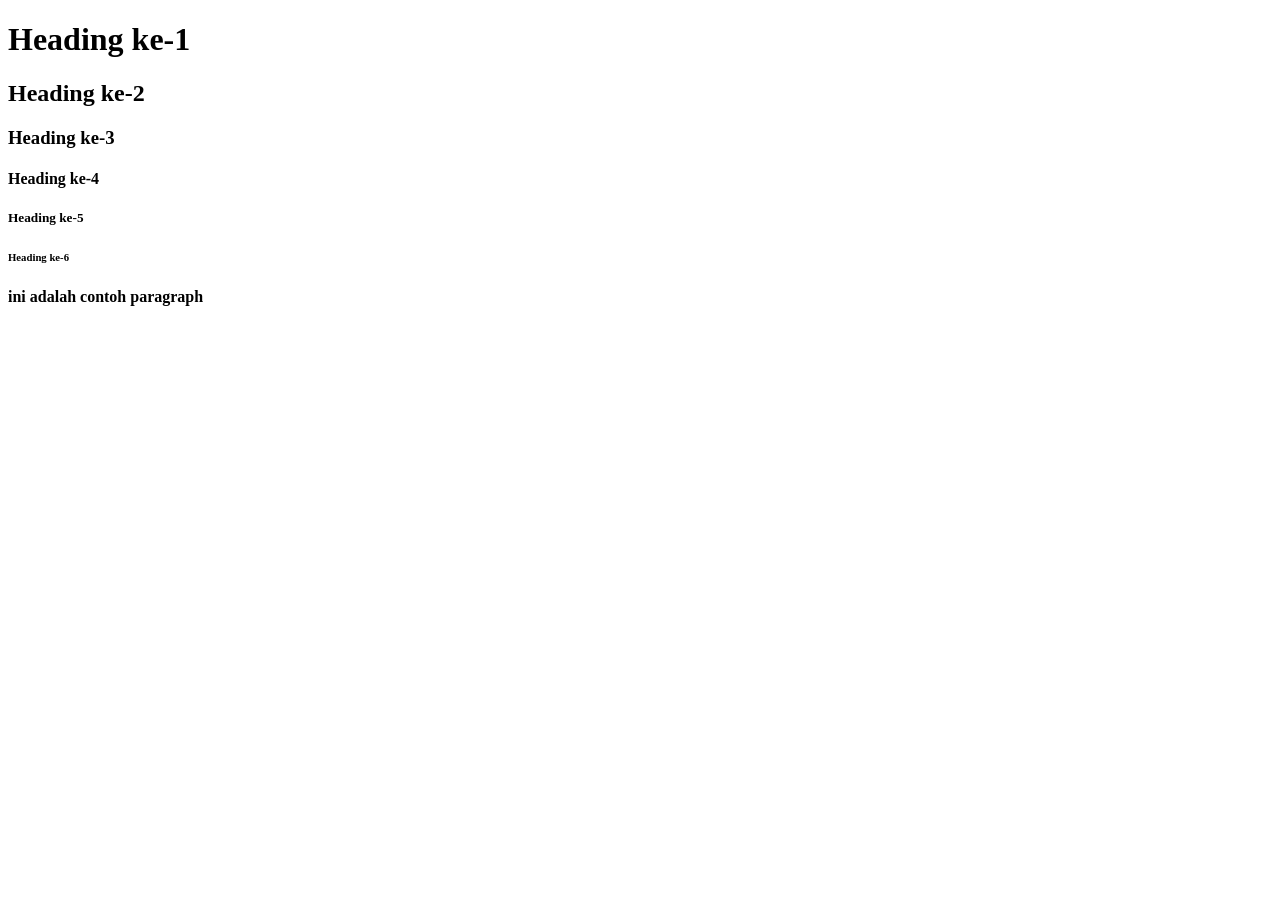
<file: prak1.html>
<!doctype html>
<html lang="en">
<head>
    <meta charset="UTF-8">
    <title> Belajar Membuat Heading dan Paragraph</title>
</head>
<body>
    <h1>Heading ke-1</h1>
    <h2>Heading ke-2</h2>
    <h3>Heading ke-3</h3>
    <h4>Heading ke-4</h4>
    <h5>Heading ke-5</h5>
    <h6>Heading ke-6</h6> 
    
<p> <strong>ini adalah contoh paragraph</strong></p>
</body>
</body>
</html>
</file>
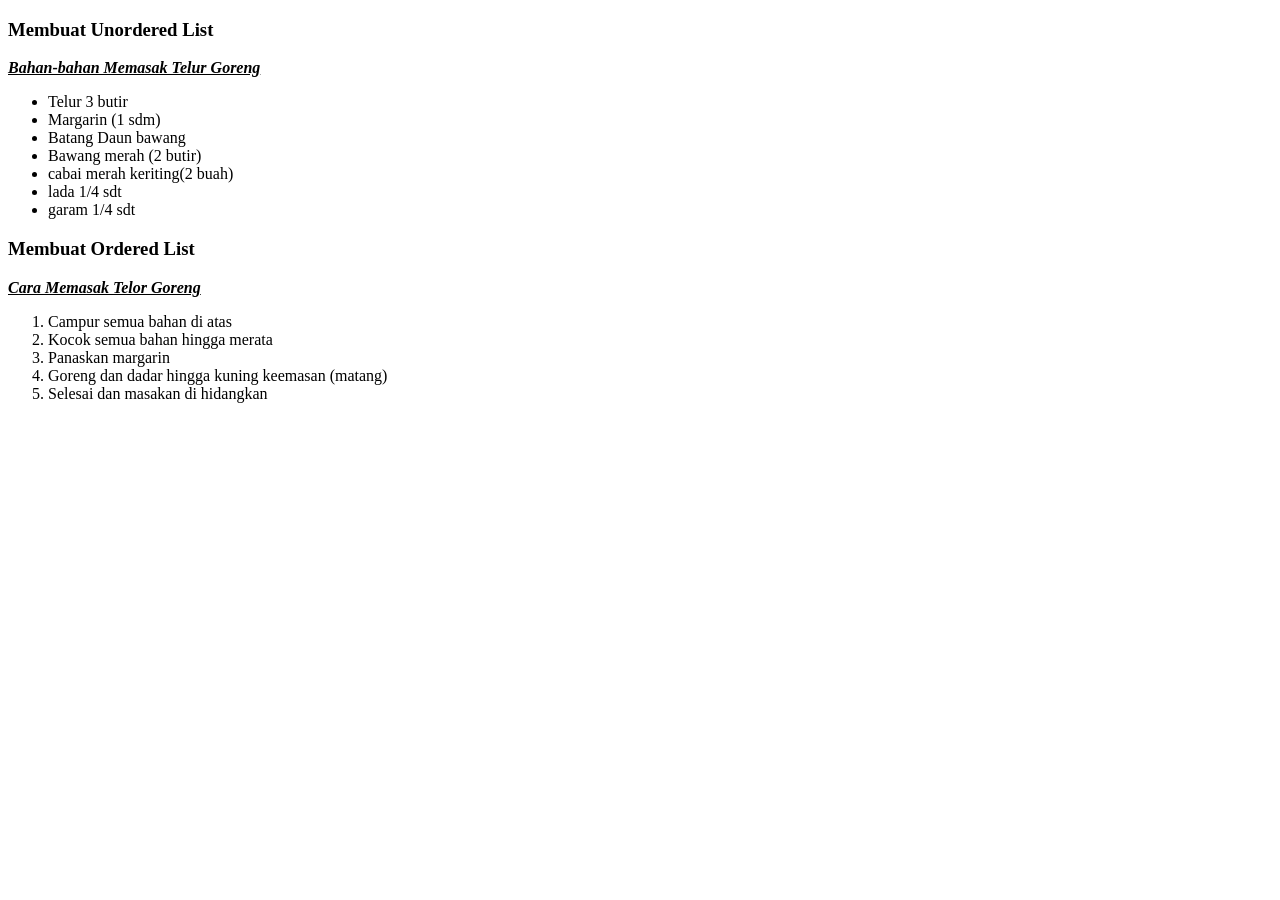
<file: prak2.html>
<!doctype html>
<html>
<head>
    <title>List</title>
</head>
<body>
    <h3>Membuat Unordered List</h3>
    <strong><i><u>Bahan-bahan Memasak Telur Goreng</u></i></strong>
<ul>
    <li>Telur 3 butir</li>
    <li>Margarin (1 sdm)</li>
    <li>Batang Daun bawang</li>
    <li>Bawang merah (2 butir)</li>
    <li>cabai merah keriting(2 buah)</li>
    <li>lada 1/4 sdt</li>
    <li>garam 1/4 sdt</li>
</ul>
    <h3>Membuat Ordered List</h3>
    <strong><i><u>Cara Memasak Telor Goreng</u></i></strong>
<ol>
    <li>Campur semua bahan di atas</li>
    <li>Kocok semua bahan hingga merata</li>
    <li>Panaskan margarin</li>
    <li>Goreng dan dadar hingga kuning keemasan (matang)</li>
    <li>Selesai dan masakan di hidangkan</li>
</ol>
</body>
</html>
</file>
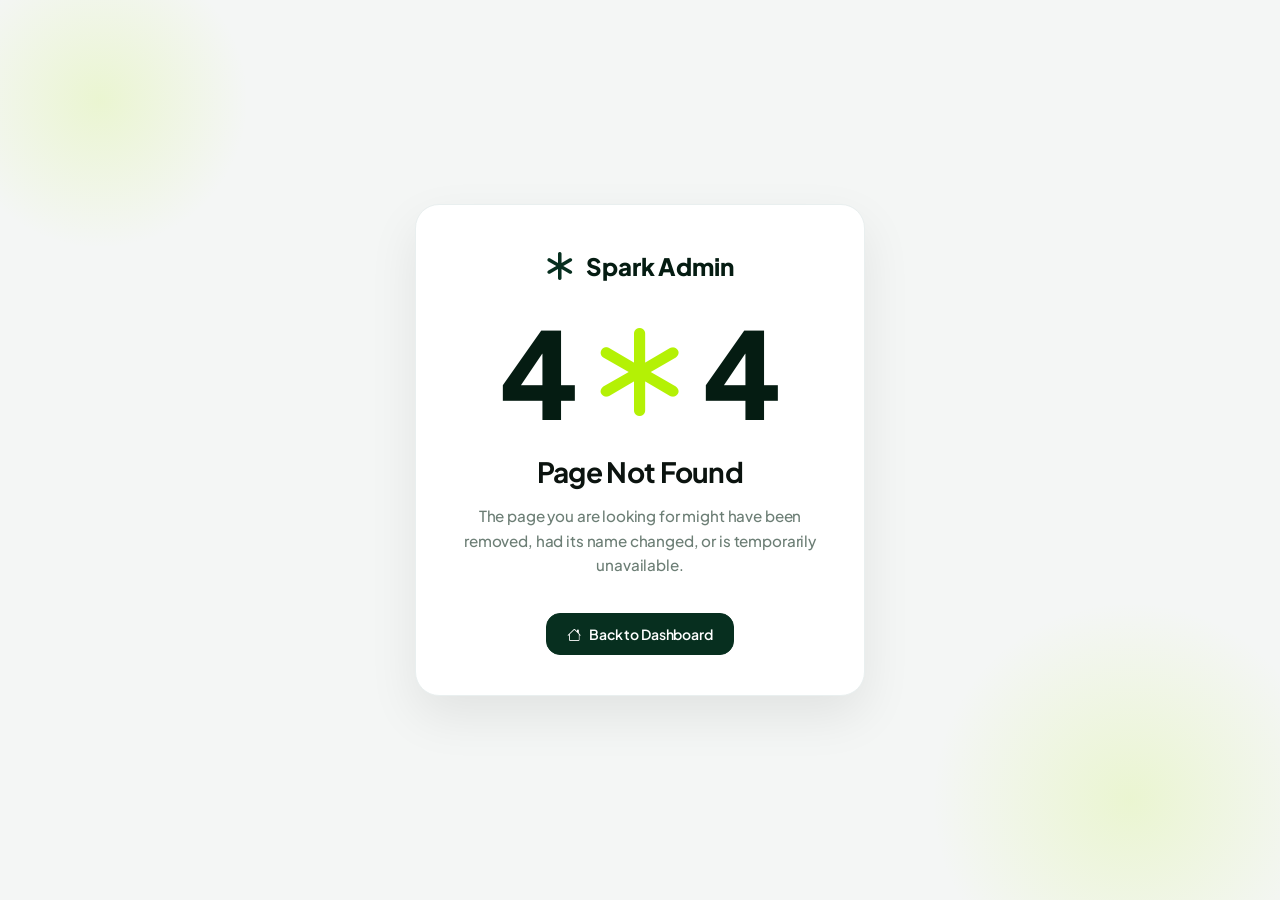
<file: crud/page-404.html>
<!DOCTYPE html>
<html lang="en">
<head>
    <meta charset="UTF-8">
    <meta name="viewport" content="width=device-width, initial-scale=1.0">
    <title>404 Page Not Found - Spark Admin Premium Bootstrap 5 Admin Dashboard Template</title>
    
    <!-- SEO Optimization -->
    <meta name="description" content="404 Page Not Found - Spark Admin Premium Bootstrap 5 Admin Dashboard Template">
    <meta name="author" content="Spark Admin Team">
    
    <!-- Favicon -->
    <link rel="icon" type="image/png" href="assets/images/favicon.ico">
    
    <!-- Local Third-Party Libraries (100% Offline Compatible) -->
    <link rel="stylesheet" href="assets/libs/bootstrap/css/bootstrap.min.css">
    <link rel="stylesheet" href="assets/libs/bootstrap-icons/bootstrap-icons.css">
    
    <!-- Main Design System & Custom Stylesheet -->
    <link rel="stylesheet" href="assets/css/main.css">
</head>
<body>

    <!-- ==========================================
         START: 404 Error Page Container & Card
         ========================================== -->
    <div class="login-wrapper">
        <!-- Glowing background shapes matching theme aesthetic -->
        <div class="login-bg-shape login-bg-shape-1"></div>
        <div class="login-bg-shape login-bg-shape-2"></div>
        
        <!-- Main centered error card layout -->
        <div class="login-card text-center">
            
            <!-- Brand Identity -->
            <a href="index.html" class="login-brand text-decoration-none">
                <i class="bi bi-asterisk"></i>
                <span>Spark Admin</span>
            </a>
            
            <!-- Giant 404 header with spinning asterisk Zero -->
            <div class="error-title-huge">
                <span>4</span>
                <i class="bi bi-asterisk"></i>
                <span>4</span>
            </div>
            
            <h2 class="error-subtitle">Page Not Found</h2>
            <p class="error-desc">
                The page you are looking for might have been removed, had its name changed, or is temporarily unavailable.
            </p>
            
            <div class="error-actions-group">
                <a href="index.html" class="btn-custom btn-custom-primary">
                    <i class="bi bi-house"></i> Back to Dashboard
                </a>
            </div>
            
        </div>
    </div>
    <!-- END: 404 Error Page Container -->

    <!-- Local Third-Party Libraries Script dependencies -->
    <script src="assets/libs/bootstrap/js/bootstrap.bundle.min.js"></script>
</body>
</html>
</file>
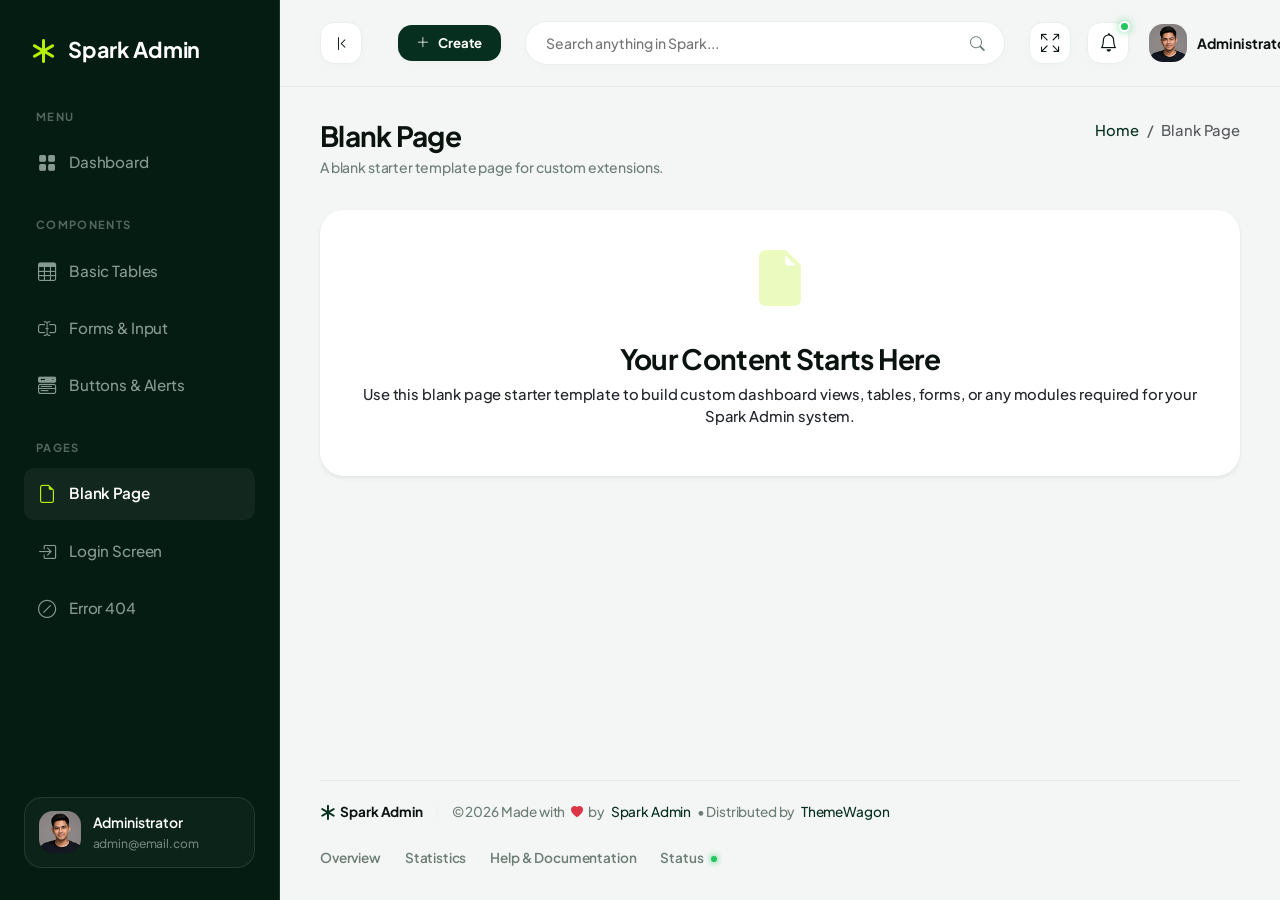
<file: crud/page-blank.html>
<!DOCTYPE html>
<html lang="en">

<head>
  <meta charset="UTF-8">
  <meta name="viewport" content="width=device-width, initial-scale=1.0">
  <title>Blank Page - Spark Admin Premium Bootstrap 5 Admin Dashboard Template</title>

  <!-- SEO Optimization -->
  <meta name="description" content="Blank Page - Spark Admin Premium Bootstrap 5 Admin Dashboard Template">
  <meta name="author" content="Spark Admin Team">

  <!-- Favicon -->
  <link rel="icon" type="image/png" href="assets/images/favicon.ico">

  <!-- Local Third-Party Libraries (100% Offline Compatible) -->
  <link rel="stylesheet" href="assets/libs/bootstrap/css/bootstrap.min.css">
  <link rel="stylesheet" href="assets/libs/bootstrap-icons/bootstrap-icons.css">
  <link rel="stylesheet" href="assets/libs/apexcharts/apexcharts.css">
  <link rel="stylesheet" href="assets/libs/flatpickr/flatpickr.min.css">

  <!-- Main Design System & Custom Stylesheet -->
  <link rel="stylesheet" href="assets/css/main.css">
</head>

<body>

  <!-- ==========================================
         START: Sidebar Component
         Highly polished, dark-green navigation
         ========================================== -->
  <div class="sidebar-wrapper" id="sidebar">
    <!-- Brand Logo / Identity -->
    <a href="index.html" class="sidebar-brand">
      <i class="bi bi-asterisk"></i>
      <span>Spark Admin</span>
    </a>

    <!-- Navigation Menu -->
    <div class="flex-grow-1 overflow-y-auto">
      <!-- Group: Menu -->
      <div class="sidebar-menu-section">
        <div class="sidebar-menu-title">Menu</div>
        <ul class="sidebar-menu-list">
          <li class="sidebar-menu-item">
            <a href="index.html" class="sidebar-menu-link" id="menu-overview" title="Overview">
              <i class="bi bi-grid-fill"></i>
              <span>Dashboard</span>
            </a>
          </li>
        </ul>
      </div>

      <!-- Group: Components -->
      <div class="sidebar-menu-section">
        <div class="sidebar-menu-title">Components</div>
        <ul class="sidebar-menu-list">
          <li class="sidebar-menu-item">
            <a href="tables-basic.html" class="sidebar-menu-link" id="menu-basictables" title="Basic Tables">
              <i class="bi bi-table"></i>
              <span>Basic Tables</span>
            </a>
          </li>
          <li class="sidebar-menu-item">
            <a href="ui-forms.html" class="sidebar-menu-link" id="menu-uiforms" title="Forms and Input">
              <i class="bi bi-input-cursor-text"></i>
              <span>Forms & Input</span>
            </a>
          </li>
          <li class="sidebar-menu-item">
            <a href="ui-buttons.html" class="sidebar-menu-link" id="menu-uibuttons" title="Buttons">
              <i class="bi bi-menu-button-wide-fill"></i>
              <span>Buttons & Alerts</span>
            </a>
          </li>
        </ul>
      </div>

      <!-- Group: Pages -->
      <div class="sidebar-menu-section">
        <div class="sidebar-menu-title">Pages</div>
        <ul class="sidebar-menu-list">
          <li class="sidebar-menu-item">
            <a href="page-blank.html" class="sidebar-menu-link active" id="menu-blankpage" title="Blank Page">
              <i class="bi bi-file-earmark"></i>
              <span>Blank Page</span>
            </a>
          </li>
          <li class="sidebar-menu-item">
            <a href="page-login.html" class="sidebar-menu-link" id="menu-loginpage" title="Login Page">
              <i class="bi bi-box-arrow-in-right"></i>
              <span>Login Screen</span>
            </a>
          </li>
          <li class="sidebar-menu-item">
            <a href="page-404.html" class="sidebar-menu-link" id="menu-404" title="404 Page">
              <i class="bi bi-slash-circle"></i>
              <span>Error 404</span>
            </a>
          </li>

        </ul>
      </div>
    </div>

    <!-- Sidebar Profile Card (Dynamic Footer) -->
    <div class="sidebar-profile">
      <img src="assets/images/avatar.png" alt="Administrator" class="sidebar-profile-img"
        onerror="this.src='https://images.unsplash.com/photo-1534528741775-53994a69daeb?q=80&w=256&auto=format&fit=crop'">
      <div class="sidebar-profile-info">
        <div class="sidebar-profile-name">Administrator</div>
        <div class="sidebar-profile-email">admin@email.com</div>
      </div>
    </div>
  </div>
  <!-- ==========================================
         END: Sidebar Component
         ========================================== -->


  <!-- ==========================================
         START: Main Content Area
         ========================================== -->
  <div class="main-wrapper">

    <!-- START: Top Navbar Component -->
    <header class="navbar-custom">
      <div class="navbar-left">
        <!-- Desktop sidebar toggle (visible on large screens only) -->
        <button class="btn-desktop-toggle d-none d-xl-flex align-items-center justify-content-center me-3"
          id="desktop-sidebar-toggle" aria-label="Minimize Sidebar">
          <i class="bi bi-chevron-bar-left"></i>
        </button>
        <!-- Mobile sidebar toggle -->
        <button class="sidebar-toggle-btn me-2" id="sidebar-toggle" aria-label="Toggle Navigation">
          <i class="bi bi-list"></i>
        </button>

        <!-- Quick Actions Dropdown -->
        <div class="dropdown ms-2">
          <button class="btn-quick-action dropdown-toggle" type="button" data-bs-toggle="dropdown" aria-expanded="false"
            id="quick-actions-dropdown">
            <i class="bi bi-plus-lg"></i>
            <span>Create</span>
          </button>
          <ul class="dropdown-menu dropdown-menu-quick-action" aria-labelledby="quick-actions-dropdown">
            <li class="dropdown-header">Quick Action Shortcuts</li>
            <li><a class="dropdown-item" href="#"><i class="bi bi-file-earmark-plus"></i> New Invoice</a></li>
            <li><a class="dropdown-item" href="#"><i class="bi bi-person-plus"></i> New User</a></li>
            <li><a class="dropdown-item" href="#"><i class="bi bi-box-seam"></i> New Product</a></li>
            <li>
              <hr class="dropdown-divider">
            </li>
            <li><a class="dropdown-item" href="#"><i class="bi bi-gear"></i> System Settings</a></li>
          </ul>
        </div>
      </div>

      <!-- Mid navbar: search pill -->
      <div class="navbar-search-wrapper">
        <input type="text" class="navbar-search-input" placeholder="Search anything in Spark..." id="main-search">
        <button class="navbar-search-btn" aria-label="Search">
          <i class="bi bi-search"></i>
        </button>
      </div>

      <!-- Right actions -->
      <div class="navbar-actions">
        <!-- Fullscreen Toggle -->
        <button class="navbar-action-btn me-1" aria-label="Toggle Fullscreen" id="btn-fullscreen">
          <i class="bi bi-arrows-fullscreen"></i>
        </button>
        <div class="dropdown">
          <button class="navbar-action-btn dropdown-toggle" type="button" data-bs-toggle="dropdown"
            aria-expanded="false" id="btn-notifications" data-bs-auto-close="outside">
            <i class="bi bi-bell"></i>
            <span class="navbar-action-badge"></span>
          </button>
          <div class="dropdown-menu dropdown-menu-end dropdown-menu-notification p-0"
            aria-labelledby="btn-notifications">
            <div class="notification-header">
              <h6 class="notification-title">Notifications</h6>
              <button class="btn-clear-all" type="button">Mark all read</button>
            </div>
            <div class="notification-list">
              <!-- Sale Notification -->
              <a href="#" class="notification-item">
                <div class="notification-icon bg-success text-white">
                  <i class="bi bi-wallet2"></i>
                </div>
                <div class="notification-content">
                  <p class="notification-text">New sale received: <strong>$150.00</strong></p>
                  <span class="notification-time">2 mins ago</span>
                </div>
                <span class="notification-unread-dot"></span>
              </a>
              <!-- User Registration Notification -->
              <a href="#" class="notification-item">
                <div class="notification-icon bg-primary text-white">
                  <i class="bi bi-person-plus-fill"></i>
                </div>
                <div class="notification-content">
                  <p class="notification-text">New user registered: <strong>John Doe</strong></p>
                  <span class="notification-time">1 hour ago</span>
                </div>
                <span class="notification-unread-dot"></span>
              </a>
              <!-- Low Stock Notification -->
              <a href="#" class="notification-item">
                <div class="notification-icon bg-warning text-dark">
                  <i class="bi bi-box-seam-fill"></i>
                </div>
                <div class="notification-content">
                  <p class="notification-text">Stock running low: <strong>Hoodie</strong></p>
                  <span class="notification-time">3 hours ago</span>
                </div>
              </a>
            </div>
            <a href="#" class="notification-footer">View All Notifications</a>
          </div>
        </div>

        <!-- Profile Dropdown -->
        <div class="dropdown ms-2">
          <button class="navbar-profile-btn dropdown-toggle" type="button" data-bs-toggle="dropdown"
            aria-expanded="false" id="profile-dropdown">
            <img src="assets/images/avatar.png" alt="Profile Image" class="navbar-profile-img">
            <span class="navbar-profile-name d-none d-md-inline">Administrator</span>
            <i class="bi bi-chevron-down navbar-profile-caret"></i>
          </button>
          <ul class="dropdown-menu dropdown-menu-end dropdown-menu-profile" aria-labelledby="profile-dropdown">
            <li class="dropdown-header">Welcome !</li>
            <li><a class="dropdown-item" href="#"><i class="bi bi-person"></i> My Account</a></li>
            <li><a class="dropdown-item" href="#"><i class="bi bi-gear"></i> Settings</a></li>
            <li><a class="dropdown-item" href="#"><i class="bi bi-lock"></i> Lock Screen</a></li>
            <li>
              <hr class="dropdown-divider">
            </li>
            <li><a class="dropdown-item text-danger" href="page-login.html"><i class="bi bi-box-arrow-right"></i>
                Logout</a></li>
          </ul>
        </div>
      </div>
    </header>
    <!-- END: Top Navbar Component -->

    <!-- START: Page Header Banner -->
    <div class="page-header">
      <div>
        <h1 class="page-title">Blank Page</h1>
        <p class="page-subtitle">A blank starter template page for custom extensions.</p>
      </div>
      <nav aria-label="breadcrumb">
        <ol class="breadcrumb mb-0">
          <li class="breadcrumb-item"><a href="index.html" class="text-decoration-none text-muted-green">Home</a></li>
          <li class="breadcrumb-item active text-main" aria-current="page">Blank Page</li>
        </ol>
      </nav>
    </div>
    <!-- END: Page Header Banner -->

    <!-- START: Blank Page Content Area -->
    <div class="card p-4 border-light shadow-sm text-center">
      <div>
        <div class="mb-4 text-lime empty-state-icon">
          <i class="bi bi-file-earmark-fill"></i>
        </div>
        <h3 class="mb-2">Your Content Starts Here</h3>
        <p class="text-muted-green mb-4">Use this blank page starter template to build custom dashboard views, tables,
          forms, or any modules required for your Spark Admin system.</p>
      </div>
    </div>
    <!-- END: Blank Page Content Area -->


    <!-- START: Footer Component -->
    <footer class="footer-custom">
      <div class="footer-left">
        <span class="footer-logo">
          <i class="bi bi-asterisk"></i> Spark Admin
        </span>
        <span class="footer-separator">|</span>
        <span class="footer-copy">&copy; 2026 Made with <i class="bi bi-heart-fill text-danger footer-heart"></i> by<a
            href="https://sparkadminpro.gumroad.com/" target="_blank">Spark Admin</a>• Distributed by <a
            href="https://www.themewagon.com/" target="_blank">ThemeWagon</a> </span>
      </div>
      <div class="footer-right">
        <ul class="footer-links">
          <li><a href="#" class="footer-link">Overview</a></li>
          <li><a href="#" class="footer-link">Statistics</a></li>
          <li><a href="#" class="footer-link">Help & Documentation</a></li>
          <li><a href="#" class="footer-link">Status <span class="status-dot"></span></a></li>
        </ul>
      </div>
    </footer>
    <!-- END: Footer Component -->

  </div>
  <!-- ==========================================
         END: Main Content Area
         ========================================== -->

  <!-- Local Third-Party Libraries Script dependencies -->
  <script src="assets/libs/bootstrap/js/bootstrap.bundle.min.js"></script>
  <script src="assets/libs/apexcharts/apexcharts.min.js"></script>
  <script src="assets/libs/flatpickr/flatpickr.min.js"></script>

  <!-- Local dashboard interactions controller -->
  <script src="assets/js/dashboard.js"></script>
</body>

</html>
</file>
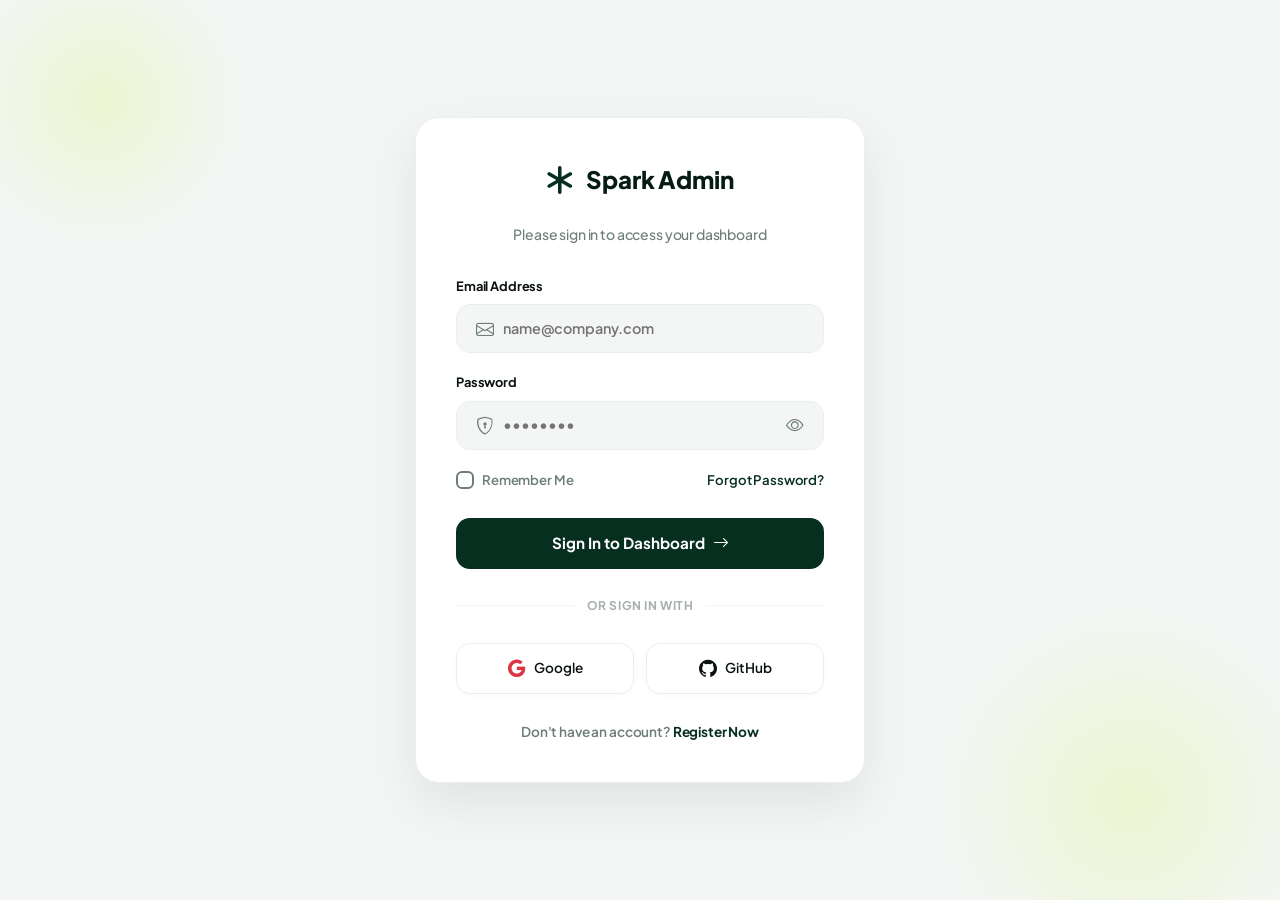
<file: crud/page-login.html>
<!DOCTYPE html>
<html lang="en">
<head>
    <meta charset="UTF-8">
    <meta name="viewport" content="width=device-width, initial-scale=1.0">
    <title>Login Screen - Spark Admin Premium Bootstrap 5 Admin Dashboard Template</title>
    
    <!-- SEO Optimization -->
    <meta name="description" content="Login Screen - Spark Admin Premium Bootstrap 5 Admin Dashboard Template">
    <meta name="author" content="Spark Admin Team">
    
    <!-- Favicon -->
    <link rel="icon" type="image/png" href="assets/images/favicon.ico">
    
    <!-- Local Third-Party Libraries (100% Offline Compatible) -->
    <link rel="stylesheet" href="assets/libs/bootstrap/css/bootstrap.min.css">
    <link rel="stylesheet" href="assets/libs/bootstrap-icons/bootstrap-icons.css">
    
    <!-- Main Design System & Custom Stylesheet -->
    <link rel="stylesheet" href="assets/css/main.css">
</head>
<body>

    <!-- ==========================================
         START: Authentication Container & Login Card
         ========================================== -->
    <div class="login-wrapper">
        <!-- Glowing background shapes for modern visual appearance -->
        <div class="login-bg-shape login-bg-shape-1"></div>
        <div class="login-bg-shape login-bg-shape-2"></div>
        
        <!-- Main centered login card -->
        <div class="login-card">
            
            <!-- Brand Identity -->
            <a href="index.html" class="login-brand text-decoration-none">
                <i class="bi bi-asterisk"></i>
                <span>Spark Admin</span>
            </a>
            
            <p class="login-subtitle">Please sign in to access your dashboard</p>
            
            <!-- Login Form -->
            <form action="index.html" method="GET" id="loginForm" class="needs-validation" novalidate>
                
                <!-- Email Input Group -->
                <div class="login-form-group">
                    <label for="email" class="login-form-label">Email Address</label>
                    <div class="login-input-group">
                        <i class="bi bi-envelope input-icon"></i>
                        <input type="email" id="email" class="login-input" placeholder="name@company.com" required>
                    </div>
                </div>
                
                <!-- Password Input Group -->
                <div class="login-form-group">
                    <label for="password" class="login-form-label">Password</label>
                    <div class="login-input-group">
                        <i class="bi bi-shield-lock input-icon"></i>
                        <input type="password" id="password" class="login-input login-input-password" placeholder="••••••••" required>
                        <button type="button" class="password-toggle-btn" id="toggle-password" aria-label="Show password">
                            <i class="bi bi-eye"></i>
                        </button>
                    </div>
                </div>
                
                <!-- Options (Remember me & Forgot Password) -->
                <div class="login-options">
                    <label class="custom-control-label">
                        <input type="checkbox" class="custom-checkbox-input" id="rememberMe">
                        <span>Remember Me</span>
                    </label>
                    <a href="#" class="forgot-password-link">Forgot Password?</a>
                </div>
                
                <!-- Submit Button -->
                <button type="submit" class="btn-login" id="btn-submit">
                    <span>Sign In to Dashboard</span>
                    <i class="bi bi-arrow-right"></i>
                </button>
                
            </form>
            
            <!-- Divider -->
            <div class="login-divider">Or sign in with</div>
            
            <!-- Social Logins -->
            <div class="social-login-grid">
                <button class="btn-social" type="button" id="btn-google">
                    <i class="bi bi-google text-danger"></i>
                    <span>Google</span>
                </button>
                <button class="btn-social" type="button" id="btn-github">
                    <i class="bi bi-github"></i>
                    <span>GitHub</span>
                </button>
            </div>
            
            <!-- Footer Link -->
            <p class="login-footer-text">
                Don't have an account? <a href="#" id="link-register">Register Now</a>
            </p>
            
        </div>
    </div>
    <!-- END: Authentication Container -->

    <!-- Local Bootstrap bundle -->
    <script src="assets/libs/bootstrap/js/bootstrap.bundle.min.js"></script>
    
    <!-- Custom Authentication interactions script -->
    <script src="assets/js/auth.js"></script>
</body>
</html>
</file>
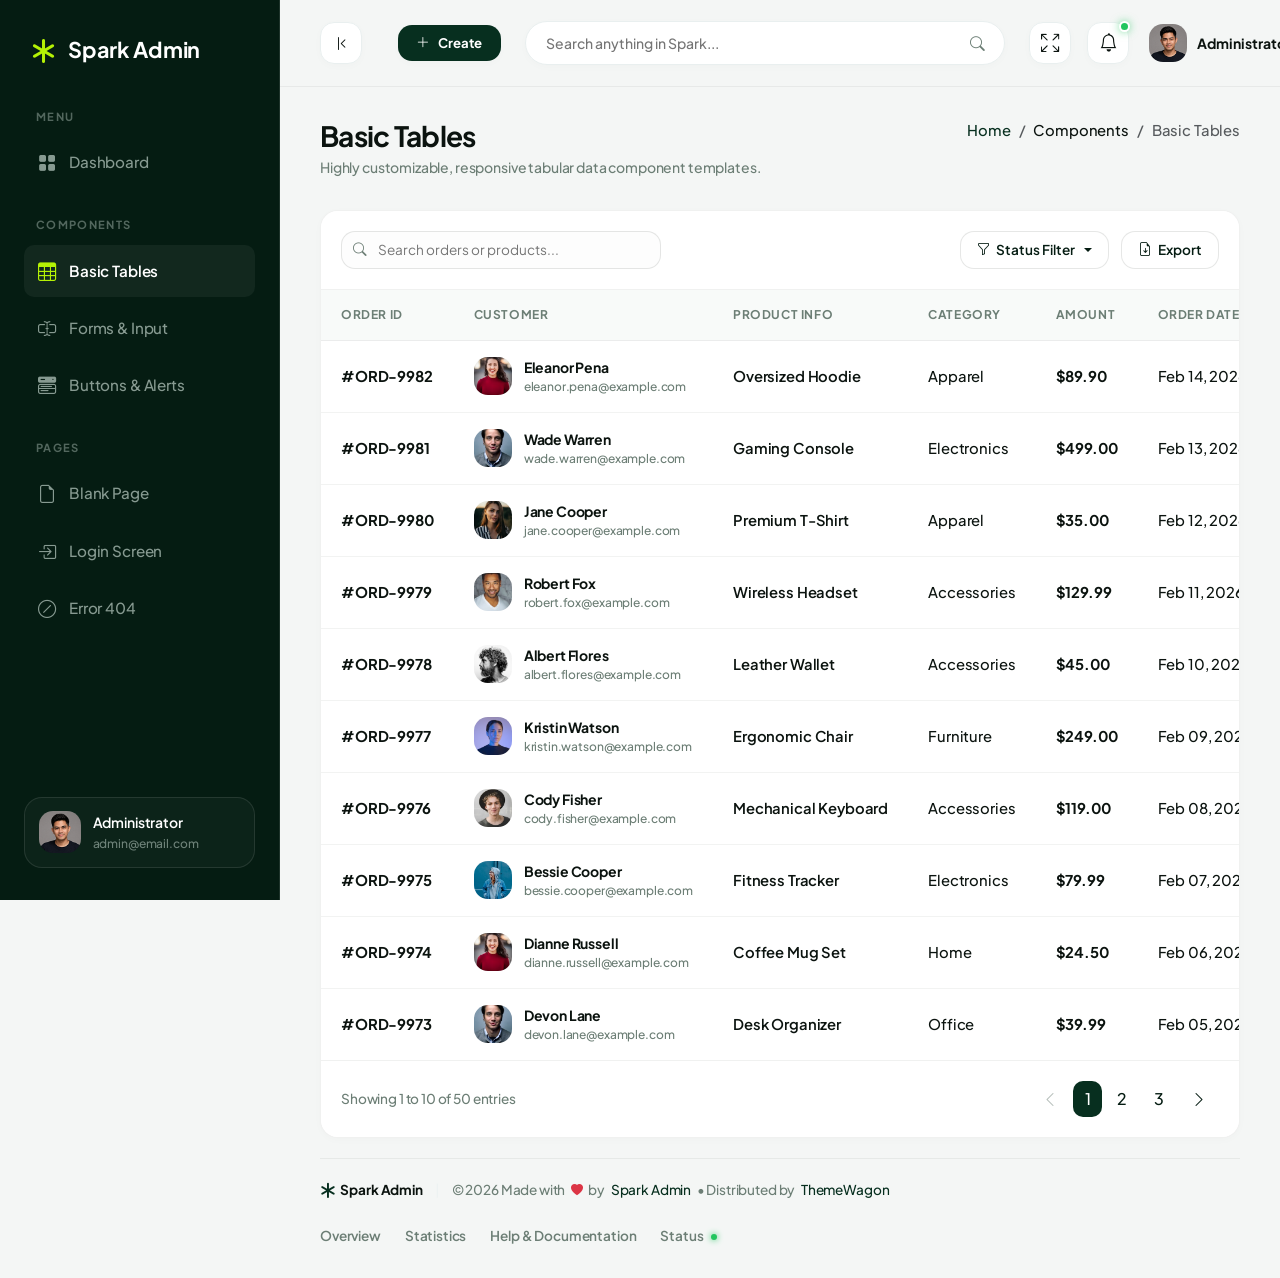
<file: crud/tables-basic.html>
<!DOCTYPE html>
<html lang="en">

<head>
  <meta charset="UTF-8">
  <meta name="viewport" content="width=device-width, initial-scale=1.0">
  <title>Basic Table - Spark Admin Premium Bootstrap 5 Admin Dashboard Template</title>

  <!-- SEO Optimization -->
  <meta name="description" content="Basic Table - Spark Admin Premium Bootstrap 5 Admin Dashboard Template">
  <meta name="author" content="Spark Admin Team">

  <!-- Favicon -->
  <link rel="icon" type="image/png" href="assets/images/favicon.ico">

  <!-- Local Third-Party Libraries (100% Offline Compatible) -->
  <link rel="stylesheet" href="assets/libs/bootstrap/css/bootstrap.min.css">
  <link rel="stylesheet" href="assets/libs/bootstrap-icons/bootstrap-icons.css">
  <link rel="stylesheet" href="assets/libs/apexcharts/apexcharts.css">
  <link rel="stylesheet" href="assets/libs/flatpickr/flatpickr.min.css">

  <!-- Main Design System & Custom Stylesheet -->
  <link rel="stylesheet" href="assets/css/main.css">
</head>

<body>

  <!-- ==========================================
         START: Sidebar Component
         Highly polished, dark-green navigation
         ========================================== -->
  <div class="sidebar-wrapper" id="sidebar">
    <!-- Brand Logo / Identity -->
    <a href="index.html" class="sidebar-brand">
      <i class="bi bi-asterisk"></i>
      <span>Spark Admin</span>
    </a>

    <!-- Navigation Menu -->
    <div class="flex-grow-1 overflow-y-auto">
      <!-- Group: Menu -->
      <div class="sidebar-menu-section">
        <div class="sidebar-menu-title">Menu</div>
        <ul class="sidebar-menu-list">
          <li class="sidebar-menu-item">
            <a href="index.html" class="sidebar-menu-link" id="menu-overview" title="Overview">
              <i class="bi bi-grid-fill"></i>
              <span>Dashboard</span>
            </a>
          </li>
        </ul>
      </div>

      <!-- Group: Components -->
      <div class="sidebar-menu-section">
        <div class="sidebar-menu-title">Components</div>
        <ul class="sidebar-menu-list">
          <li class="sidebar-menu-item">
            <a href="tables-basic.html" class="sidebar-menu-link active" id="menu-basictables" title="Basic Tables">
              <i class="bi bi-table"></i>
              <span>Basic Tables</span>
            </a>
          </li>
          <li class="sidebar-menu-item">
            <a href="ui-forms.html" class="sidebar-menu-link" id="menu-uiforms" title="Forms and Input">
              <i class="bi bi-input-cursor-text"></i>
              <span>Forms & Input</span>
            </a>
          </li>
          <li class="sidebar-menu-item">
            <a href="ui-buttons.html" class="sidebar-menu-link" id="menu-uibuttons" title="Buttons">
              <i class="bi bi-menu-button-wide-fill"></i>
              <span>Buttons & Alerts</span>
            </a>
          </li>
        </ul>
      </div>

      <!-- Group: Pages -->
      <div class="sidebar-menu-section">
        <div class="sidebar-menu-title">Pages</div>
        <ul class="sidebar-menu-list">
          <li class="sidebar-menu-item">
            <a href="page-blank.html" class="sidebar-menu-link" id="menu-blankpage" title="Blank Page">
              <i class="bi bi-file-earmark"></i>
              <span>Blank Page</span>
            </a>
          </li>
          <li class="sidebar-menu-item">
            <a href="page-login.html" class="sidebar-menu-link" id="menu-loginpage" title="Login Page">
              <i class="bi bi-box-arrow-in-right"></i>
              <span>Login Screen</span>
            </a>
          </li>
          <li class="sidebar-menu-item">
            <a href="page-404.html" class="sidebar-menu-link" id="menu-404" title="404 Page">
              <i class="bi bi-slash-circle"></i>
              <span>Error 404</span>
            </a>
          </li>
        </ul>
      </div>
    </div>

    <!-- Sidebar Profile Card (Dynamic Footer) -->
    <div class="sidebar-profile">
      <img src="assets/images/avatar.png" alt="Administrator" class="sidebar-profile-img"
        onerror="this.src='https://images.unsplash.com/photo-1534528741775-53994a69daeb?q=80&w=256&auto=format&fit=crop'">
      <div class="sidebar-profile-info">
        <div class="sidebar-profile-name">Administrator</div>
        <div class="sidebar-profile-email">admin@email.com</div>
      </div>
    </div>
  </div>
  <!-- ==========================================
         END: Sidebar Component
         ========================================== -->


  <!-- ==========================================
         START: Main Content Area
         ========================================== -->
  <div class="main-wrapper">

    <!-- START: Top Navbar Component -->
    <header class="navbar-custom">
      <div class="navbar-left">
        <!-- Desktop sidebar toggle (visible on large screens only) -->
        <button class="btn-desktop-toggle d-none d-xl-flex align-items-center justify-content-center me-3"
          id="desktop-sidebar-toggle" aria-label="Minimize Sidebar">
          <i class="bi bi-chevron-bar-left"></i>
        </button>
        <!-- Mobile sidebar toggle -->
        <button class="sidebar-toggle-btn me-2" id="sidebar-toggle" aria-label="Toggle Navigation">
          <i class="bi bi-list"></i>
        </button>

        <!-- Quick Actions Dropdown -->
        <div class="dropdown ms-2">
          <button class="btn-quick-action dropdown-toggle" type="button" data-bs-toggle="dropdown" aria-expanded="false"
            id="quick-actions-dropdown">
            <i class="bi bi-plus-lg"></i>
            <span>Create</span>
          </button>
          <ul class="dropdown-menu dropdown-menu-quick-action" aria-labelledby="quick-actions-dropdown">
            <li class="dropdown-header">Quick Action Shortcuts</li>
            <li><a class="dropdown-item" href="#"><i class="bi bi-file-earmark-plus"></i> New Invoice</a></li>
            <li><a class="dropdown-item" href="#"><i class="bi bi-person-plus"></i> New User</a></li>
            <li><a class="dropdown-item" href="#"><i class="bi bi-box-seam"></i> New Product</a></li>
            <li>
              <hr class="dropdown-divider">
            </li>
            <li><a class="dropdown-item" href="#"><i class="bi bi-gear"></i> System Settings</a></li>
          </ul>
        </div>
      </div>

      <!-- Mid navbar: search pill -->
      <div class="navbar-search-wrapper">
        <input type="text" class="navbar-search-input" placeholder="Search anything in Spark..." id="main-search">
        <button class="navbar-search-btn" aria-label="Search">
          <i class="bi bi-search"></i>
        </button>
      </div>

      <!-- Right actions -->
      <div class="navbar-actions">
        <!-- Fullscreen Toggle -->
        <button class="navbar-action-btn me-1" aria-label="Toggle Fullscreen" id="btn-fullscreen">
          <i class="bi bi-arrows-fullscreen"></i>
        </button>
        <div class="dropdown">
          <button class="navbar-action-btn dropdown-toggle" type="button" data-bs-toggle="dropdown"
            aria-expanded="false" id="btn-notifications" data-bs-auto-close="outside">
            <i class="bi bi-bell"></i>
            <span class="navbar-action-badge"></span>
          </button>
          <div class="dropdown-menu dropdown-menu-end dropdown-menu-notification p-0"
            aria-labelledby="btn-notifications">
            <div class="notification-header">
              <h6 class="notification-title">Notifications</h6>
              <button class="btn-clear-all" type="button">Mark all read</button>
            </div>
            <div class="notification-list">
              <!-- Sale Notification -->
              <a href="#" class="notification-item">
                <div class="notification-icon bg-success text-white">
                  <i class="bi bi-wallet2"></i>
                </div>
                <div class="notification-content">
                  <p class="notification-text">New sale received: <strong>$150.00</strong></p>
                  <span class="notification-time">2 mins ago</span>
                </div>
                <span class="notification-unread-dot"></span>
              </a>
              <!-- User Registration Notification -->
              <a href="#" class="notification-item">
                <div class="notification-icon bg-primary text-white">
                  <i class="bi bi-person-plus-fill"></i>
                </div>
                <div class="notification-content">
                  <p class="notification-text">New user registered: <strong>John Doe</strong></p>
                  <span class="notification-time">1 hour ago</span>
                </div>
                <span class="notification-unread-dot"></span>
              </a>
              <!-- Low Stock Notification -->
              <a href="#" class="notification-item">
                <div class="notification-icon bg-warning text-dark">
                  <i class="bi bi-box-seam-fill"></i>
                </div>
                <div class="notification-content">
                  <p class="notification-text">Stock running low: <strong>Hoodie</strong></p>
                  <span class="notification-time">3 hours ago</span>
                </div>
              </a>
            </div>
            <a href="#" class="notification-footer">View All Notifications</a>
          </div>
        </div>

        <!-- Profile Dropdown -->
        <div class="dropdown ms-2">
          <button class="navbar-profile-btn dropdown-toggle" type="button" data-bs-toggle="dropdown"
            aria-expanded="false" id="profile-dropdown">
            <img src="assets/images/avatar.png" alt="Profile Image" class="navbar-profile-img">
            <span class="navbar-profile-name d-none d-md-inline">Administrator</span>
            <i class="bi bi-chevron-down navbar-profile-caret"></i>
          </button>
          <ul class="dropdown-menu dropdown-menu-end dropdown-menu-profile" aria-labelledby="profile-dropdown">
            <li class="dropdown-header">Welcome !</li>
            <li><a class="dropdown-item" href="#"><i class="bi bi-person"></i> My Account</a></li>
            <li><a class="dropdown-item" href="#"><i class="bi bi-gear"></i> Settings</a></li>
            <li><a class="dropdown-item" href="#"><i class="bi bi-lock"></i> Lock Screen</a></li>
            <li>
              <hr class="dropdown-divider">
            </li>
            <li><a class="dropdown-item text-danger" href="page-login.html"><i class="bi bi-box-arrow-right"></i>
                Logout</a></li>
          </ul>
        </div>
      </div>
    </header>
    <!-- END: Top Navbar Component -->

    <!-- START: Page Header Banner -->
    <div class="page-header">
      <div>
        <h1 class="page-title">Basic Tables</h1>
        <p class="page-subtitle">Highly customizable, responsive tabular data component templates.</p>
      </div>
      <nav aria-label="breadcrumb">
        <ol class="breadcrumb mb-0">
          <li class="breadcrumb-item"><a href="index.html" class="text-decoration-none text-muted-green">Home</a></li>
          <li class="breadcrumb-item text-muted-green">Components</li>
          <li class="breadcrumb-item active text-main" aria-current="page">Basic Tables</li>
        </ol>
      </nav>
    </div>
    <!-- END: Page Header Banner -->

    <!-- START: Basic Table Card Container -->
    <div class="table-card-custom">
      <!-- Header Controls -->
      <div class="table-header-control">
        <!-- Search bar -->
        <div class="table-search-box">
          <i class="bi bi-search table-search-icon"></i>
          <input type="text" class="table-search-input" placeholder="Search orders or products...">
        </div>
        <!-- Action buttons / Filter options -->
        <div class="table-filter-group">
          <div class="dropdown">
            <button class="btn-table-action dropdown-toggle" type="button" id="dropdownFilterStatus"
              data-bs-toggle="dropdown" aria-expanded="false">
              <i class="bi bi-funnel"></i> Status Filter
            </button>
            <ul class="dropdown-menu" aria-labelledby="dropdownFilterStatus">
              <li><a class="dropdown-item" href="#">All Statuses</a></li>
              <li><a class="dropdown-item" href="#">Paid / Success</a></li>
              <li><a class="dropdown-item" href="#">Processing</a></li>
              <li><a class="dropdown-item" href="#">Cancelled / Failed</a></li>
            </ul>
          </div>
          <button class="btn-table-action" type="button">
            <i class="bi bi-file-earmark-arrow-down"></i> Export
          </button>
        </div>
      </div>

      <!-- Responsive Table Wrapper -->
      <div class="table-responsive">
        <table class="table-custom">
          <thead>
            <tr>
              <th>Order ID</th>
              <th>Customer</th>
              <th>Product Info</th>
              <th>Category</th>
              <th>Amount</th>
              <th>Order Date</th>
              <th>Status</th>
              <th class="text-center">Actions</th>
            </tr>
          </thead>
          <tbody>
            <!-- Row 1 -->
            <tr>
              <td class="table-order-id">#ORD-9982</td>
              <td>
                <div class="table-user-cell">
                  <img src="assets/images/user_1.jpg" alt="Eleanor Pena" class="table-user-avatar"
                    onerror="this.src='assets/images/avatar.png'">
                  <div>
                    <div class="table-user-name">Eleanor Pena</div>
                    <div class="table-user-sub">eleanor.pena@example.com</div>
                  </div>
                </div>
              </td>
              <td class="table-product-name">Oversized Hoodie</td>
              <td>Apparel</td>
              <td class="table-amount">$89.90</td>
              <td>Feb 14, 2026</td>
              <td><span class="badge-table success">Paid</span></td>
              <td>
                <div class="d-flex justify-content-center gap-1">
                  <a href="#" class="table-btn-action" title="View details"><i class="bi bi-eye"></i></a>
                  <a href="#" class="table-btn-action" title="Edit row"><i class="bi bi-pencil"></i></a>
                  <a href="#" class="table-btn-action delete" title="Delete row"><i class="bi bi-trash"></i></a>
                </div>
              </td>
            </tr>
            <!-- Row 2 -->
            <tr>
              <td class="table-order-id">#ORD-9981</td>
              <td>
                <div class="table-user-cell">
                  <img src="assets/images/user_2.jpg" alt="Wade Warren" class="table-user-avatar"
                    onerror="this.src='assets/images/avatar.png'">
                  <div>
                    <div class="table-user-name">Wade Warren</div>
                    <div class="table-user-sub">wade.warren@example.com</div>
                  </div>
                </div>
              </td>
              <td class="table-product-name">Gaming Console</td>
              <td>Electronics</td>
              <td class="table-amount">$499.00</td>
              <td>Feb 13, 2026</td>
              <td><span class="badge-table pending">Processing</span></td>
              <td>
                <div class="d-flex justify-content-center gap-1">
                  <a href="#" class="table-btn-action" title="View details"><i class="bi bi-eye"></i></a>
                  <a href="#" class="table-btn-action" title="Edit row"><i class="bi bi-pencil"></i></a>
                  <a href="#" class="table-btn-action delete" title="Delete row"><i class="bi bi-trash"></i></a>
                </div>
              </td>
            </tr>
            <!-- Row 3 -->
            <tr>
              <td class="table-order-id">#ORD-9980</td>
              <td>
                <div class="table-user-cell">
                  <img src="assets/images/user_3.jpg" alt="Jane Cooper" class="table-user-avatar"
                    onerror="this.src='assets/images/avatar.png'">
                  <div>
                    <div class="table-user-name">Jane Cooper</div>
                    <div class="table-user-sub">jane.cooper@example.com</div>
                  </div>
                </div>
              </td>
              <td class="table-product-name">Premium T-Shirt</td>
              <td>Apparel</td>
              <td class="table-amount">$35.00</td>
              <td>Feb 12, 2026</td>
              <td><span class="badge-table success">Paid</span></td>
              <td>
                <div class="d-flex justify-content-center gap-1">
                  <a href="#" class="table-btn-action" title="View details"><i class="bi bi-eye"></i></a>
                  <a href="#" class="table-btn-action" title="Edit row"><i class="bi bi-pencil"></i></a>
                  <a href="#" class="table-btn-action delete" title="Delete row"><i class="bi bi-trash"></i></a>
                </div>
              </td>
            </tr>
            <!-- Row 4 -->
            <tr>
              <td class="table-order-id">#ORD-9979</td>
              <td>
                <div class="table-user-cell">
                  <img src="assets/images/user_4.jpg" alt="Robert Fox" class="table-user-avatar"
                    onerror="this.src='assets/images/avatar.png'">
                  <div>
                    <div class="table-user-name">Robert Fox</div>
                    <div class="table-user-sub">robert.fox@example.com</div>
                  </div>
                </div>
              </td>
              <td class="table-product-name">Wireless Headset</td>
              <td>Accessories</td>
              <td class="table-amount">$129.99</td>
              <td>Feb 11, 2026</td>
              <td><span class="badge-table failed">Failed</span></td>
              <td>
                <div class="d-flex justify-content-center gap-1">
                  <a href="#" class="table-btn-action" title="View details"><i class="bi bi-eye"></i></a>
                  <a href="#" class="table-btn-action" title="Edit row"><i class="bi bi-pencil"></i></a>
                  <a href="#" class="table-btn-action delete" title="Delete row"><i class="bi bi-trash"></i></a>
                </div>
              </td>
            </tr>
            <!-- Row 5 -->
            <tr>
              <td class="table-order-id">#ORD-9978</td>
              <td>
                <div class="table-user-cell">
                  <img src="assets/images/user_5.jpg" alt="Albert Flores" class="table-user-avatar"
                    onerror="this.src='assets/images/avatar.png'">
                  <div>
                    <div class="table-user-name">Albert Flores</div>
                    <div class="table-user-sub">albert.flores@example.com</div>
                  </div>
                </div>
              </td>
              <td class="table-product-name">Leather Wallet</td>
              <td>Accessories</td>
              <td class="table-amount">$45.00</td>
              <td>Feb 10, 2026</td>
              <td><span class="badge-table success">Paid</span></td>
              <td>
                <div class="d-flex justify-content-center gap-1">
                  <a href="#" class="table-btn-action" title="View details"><i class="bi bi-eye"></i></a>
                  <a href="#" class="table-btn-action" title="Edit row"><i class="bi bi-pencil"></i></a>
                  <a href="#" class="table-btn-action delete" title="Delete row"><i class="bi bi-trash"></i></a>
                </div>
              </td>
            </tr>
            <!-- Row 6 -->
            <tr>
              <td class="table-order-id">#ORD-9977</td>
              <td>
                <div class="table-user-cell">
                  <img src="assets/images/user_6.jpg" alt="Kristin Watson" class="table-user-avatar"
                    onerror="this.src='assets/images/avatar.png'">
                  <div>
                    <div class="table-user-name">Kristin Watson</div>
                    <div class="table-user-sub">kristin.watson@example.com</div>
                  </div>
                </div>
              </td>
              <td class="table-product-name">Ergonomic Chair</td>
              <td>Furniture</td>
              <td class="table-amount">$249.00</td>
              <td>Feb 09, 2026</td>
              <td><span class="badge-table pending">Processing</span></td>
              <td>
                <div class="d-flex justify-content-center gap-1">
                  <a href="#" class="table-btn-action" title="View details"><i class="bi bi-eye"></i></a>
                  <a href="#" class="table-btn-action" title="Edit row"><i class="bi bi-pencil"></i></a>
                  <a href="#" class="table-btn-action delete" title="Delete row"><i class="bi bi-trash"></i></a>
                </div>
              </td>
            </tr>
            <!-- Row 7 -->
            <tr>
              <td class="table-order-id">#ORD-9976</td>
              <td>
                <div class="table-user-cell">
                  <img src="assets/images/user_7.jpg" alt="Cody Fisher" class="table-user-avatar"
                    onerror="this.src='assets/images/avatar.png'">
                  <div>
                    <div class="table-user-name">Cody Fisher</div>
                    <div class="table-user-sub">cody.fisher@example.com</div>
                  </div>
                </div>
              </td>
              <td class="table-product-name">Mechanical Keyboard</td>
              <td>Accessories</td>
              <td class="table-amount">$119.00</td>
              <td>Feb 08, 2026</td>
              <td><span class="badge-table success">Paid</span></td>
              <td>
                <div class="d-flex justify-content-center gap-1">
                  <a href="#" class="table-btn-action" title="View details"><i class="bi bi-eye"></i></a>
                  <a href="#" class="table-btn-action" title="Edit row"><i class="bi bi-pencil"></i></a>
                  <a href="#" class="table-btn-action delete" title="Delete row"><i class="bi bi-trash"></i></a>
                </div>
              </td>
            </tr>
            <!-- Row 8 -->
            <tr>
              <td class="table-order-id">#ORD-9975</td>
              <td>
                <div class="table-user-cell">
                  <img src="assets/images/user_8.jpg" alt="Bessie Cooper" class="table-user-avatar"
                    onerror="this.src='assets/images/avatar.png'">
                  <div>
                    <div class="table-user-name">Bessie Cooper</div>
                    <div class="table-user-sub">bessie.cooper@example.com</div>
                  </div>
                </div>
              </td>
              <td class="table-product-name">Fitness Tracker</td>
              <td>Electronics</td>
              <td class="table-amount">$79.99</td>
              <td>Feb 07, 2026</td>
              <td><span class="badge-table failed">Cancelled</span></td>
              <td>
                <div class="d-flex justify-content-center gap-1">
                  <a href="#" class="table-btn-action" title="View details"><i class="bi bi-eye"></i></a>
                  <a href="#" class="table-btn-action" title="Edit row"><i class="bi bi-pencil"></i></a>
                  <a href="#" class="table-btn-action delete" title="Delete row"><i class="bi bi-trash"></i></a>
                </div>
              </td>
            </tr>
            <!-- Row 9 -->
            <tr>
              <td class="table-order-id">#ORD-9974</td>
              <td>
                <div class="table-user-cell">
                  <img src="assets/images/user_1.jpg" alt="Dianne Russell" class="table-user-avatar"
                    onerror="this.src='assets/images/avatar.png'">
                  <div>
                    <div class="table-user-name">Dianne Russell</div>
                    <div class="table-user-sub">dianne.russell@example.com</div>
                  </div>
                </div>
              </td>
              <td class="table-product-name">Coffee Mug Set</td>
              <td>Home</td>
              <td class="table-amount">$24.50</td>
              <td>Feb 06, 2026</td>
              <td><span class="badge-table success">Paid</span></td>
              <td>
                <div class="d-flex justify-content-center gap-1">
                  <a href="#" class="table-btn-action" title="View details"><i class="bi bi-eye"></i></a>
                  <a href="#" class="table-btn-action" title="Edit row"><i class="bi bi-pencil"></i></a>
                  <a href="#" class="table-btn-action delete" title="Delete row"><i class="bi bi-trash"></i></a>
                </div>
              </td>
            </tr>
            <!-- Row 10 -->
            <tr>
              <td class="table-order-id">#ORD-9973</td>
              <td>
                <div class="table-user-cell">
                  <img src="assets/images/user_2.jpg" alt="Devon Lane" class="table-user-avatar"
                    onerror="this.src='assets/images/avatar.png'">
                  <div>
                    <div class="table-user-name">Devon Lane</div>
                    <div class="table-user-sub">devon.lane@example.com</div>
                  </div>
                </div>
              </td>
              <td class="table-product-name">Desk Organizer</td>
              <td>Office</td>
              <td class="table-amount">$39.99</td>
              <td>Feb 05, 2026</td>
              <td><span class="badge-table success">Paid</span></td>
              <td>
                <div class="d-flex justify-content-center gap-1">
                  <a href="#" class="table-btn-action" title="View details"><i class="bi bi-eye"></i></a>
                  <a href="#" class="table-btn-action" title="Edit row"><i class="bi bi-pencil"></i></a>
                  <a href="#" class="table-btn-action delete" title="Delete row"><i class="bi bi-trash"></i></a>
                </div>
              </td>
            </tr>
          </tbody>
        </table>
      </div>

      <!-- Footer Controls / Pagination -->
      <div class="table-footer-control">
        <span class="table-pagination-info">Showing 1 to 10 of 50 entries</span>
        <nav aria-label="Page navigation">
          <ul class="pagination mb-0 gap-1">
            <li class="page-item disabled"><a class="page-link border-0" href="#"><i class="bi bi-chevron-left"></i></a>
            </li>
            <li class="page-item active"><a class="page-link border-0" href="#">1</a></li>
            <li class="page-item"><a class="page-link border-0" href="#">2</a></li>
            <li class="page-item"><a class="page-link border-0" href="#">3</a></li>
            <li class="page-item"><a class="page-link border-0" href="#"><i class="bi bi-chevron-right"></i></a></li>
          </ul>
        </nav>
      </div>
    </div>
    <!-- END: Basic Table Card Container -->

    <!-- START: Footer Component -->
    <footer class="footer-custom">
      <div class="footer-left">
        <span class="footer-logo">
          <i class="bi bi-asterisk"></i> Spark Admin
        </span>
        <span class="footer-separator">|</span>
        <span class="footer-copy">&copy; 2026 Made with <i class="bi bi-heart-fill text-danger footer-heart"></i> by<a
            href="https://sparkadminpro.gumroad.com/" target="_blank">Spark Admin</a>• Distributed by <a
            href="https://www.themewagon.com/" target="_blank">ThemeWagon</a> </span>
      </div>
      <div class="footer-right">
        <ul class="footer-links">
          <li><a href="#" class="footer-link">Overview</a></li>
          <li><a href="#" class="footer-link">Statistics</a></li>
          <li><a href="#" class="footer-link">Help & Documentation</a></li>
          <li><a href="#" class="footer-link">Status <span class="status-dot"></span></a></li>
        </ul>
      </div>
    </footer>
    <!-- END: Footer Component -->

  </div>
  <!-- ==========================================
         END: Main Content Area
         ========================================== -->

  <!-- Local Third-Party Libraries Script dependencies -->
  <script src="assets/libs/bootstrap/js/bootstrap.bundle.min.js"></script>
  <script src="assets/libs/apexcharts/apexcharts.min.js"></script>
  <script src="assets/libs/flatpickr/flatpickr.min.js"></script>

  <!-- Local dashboard interactions controller -->
  <script src="assets/js/dashboard.js"></script>
</body>

</html>
</file>
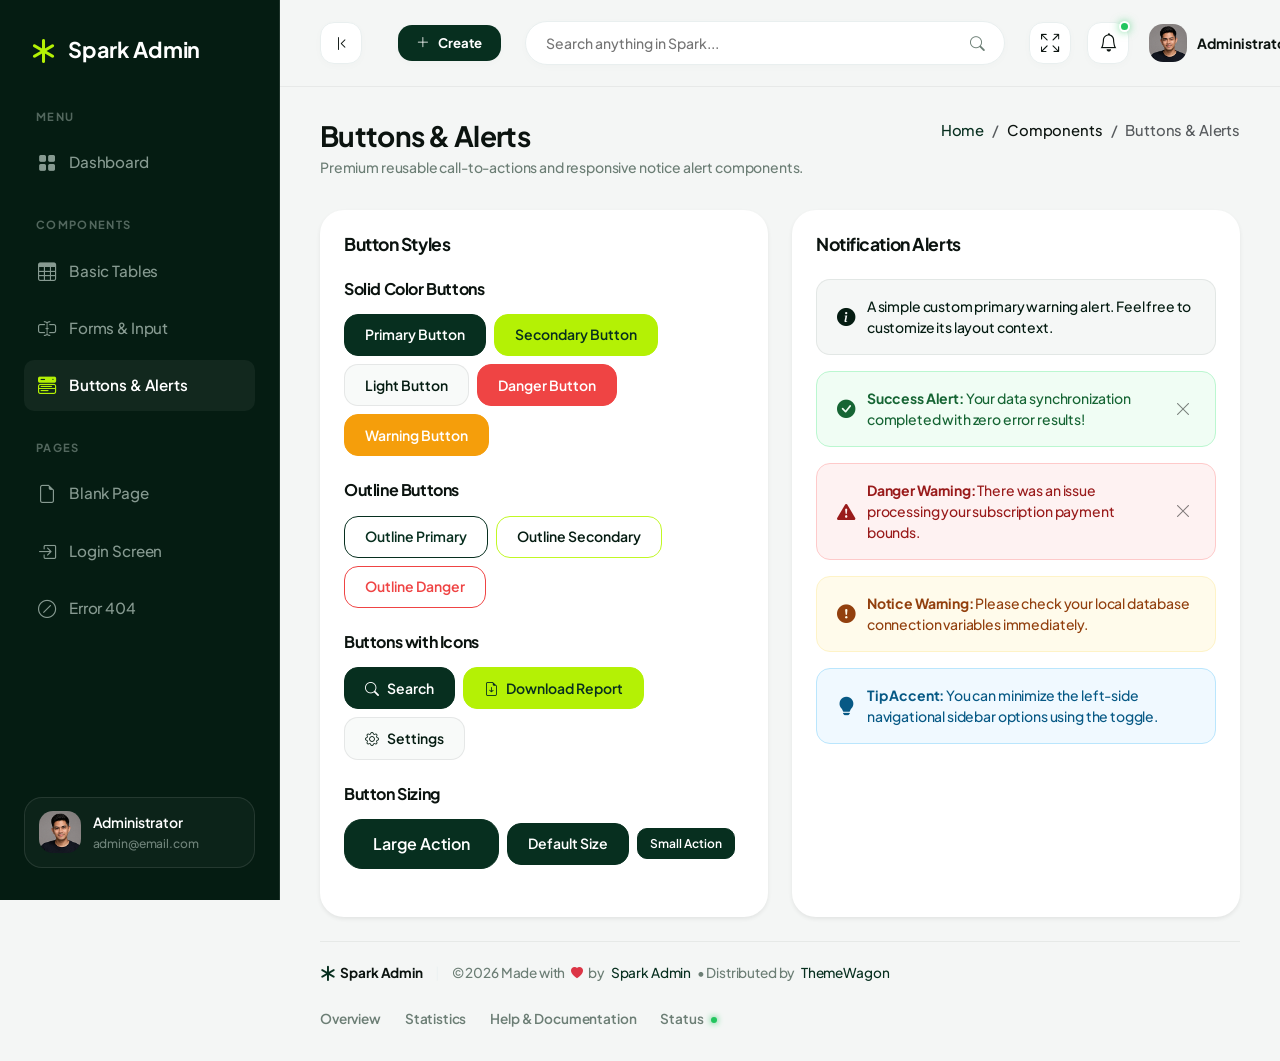
<file: crud/ui-buttons.html>
<!DOCTYPE html>
<html lang="en">

<head>
  <meta charset="UTF-8">
  <meta name="viewport" content="width=device-width, initial-scale=1.0">
  <title>UI Button - Spark Admin Premium Bootstrap 5 Admin Dashboard Template</title>

  <!-- SEO Optimization -->
  <meta name="description" content="UI Button - Spark Admin Premium Bootstrap 5 Admin Dashboard Template">
  <meta name="author" content="Spark Admin Team">

  <!-- Favicon -->
  <link rel="icon" type="image/png" href="assets/images/favicon.ico">

  <!-- Local Third-Party Libraries (100% Offline Compatible) -->
  <link rel="stylesheet" href="assets/libs/bootstrap/css/bootstrap.min.css">
  <link rel="stylesheet" href="assets/libs/bootstrap-icons/bootstrap-icons.css">
  <link rel="stylesheet" href="assets/libs/apexcharts/apexcharts.css">
  <link rel="stylesheet" href="assets/libs/flatpickr/flatpickr.min.css">

  <!-- Main Design System & Custom Stylesheet -->
  <link rel="stylesheet" href="assets/css/main.css">
</head>

<body>

  <!-- ==========================================
         START: Sidebar Component
         Highly polished, dark-green navigation
         ========================================== -->
  <div class="sidebar-wrapper" id="sidebar">
    <!-- Brand Logo / Identity -->
    <a href="index.html" class="sidebar-brand">
      <i class="bi bi-asterisk"></i>
      <span>Spark Admin</span>
    </a>

    <!-- Navigation Menu -->
    <div class="flex-grow-1 overflow-y-auto">
      <!-- Group: Menu -->
      <div class="sidebar-menu-section">
        <div class="sidebar-menu-title">Menu</div>
        <ul class="sidebar-menu-list">
          <li class="sidebar-menu-item">
            <a href="index.html" class="sidebar-menu-link" id="menu-overview" title="Overview">
              <i class="bi bi-grid-fill"></i>
              <span>Dashboard</span>
            </a>
          </li>
        </ul>
      </div>

      <!-- Group: Components -->
      <div class="sidebar-menu-section">
        <div class="sidebar-menu-title">Components</div>
        <ul class="sidebar-menu-list">
          <li class="sidebar-menu-item">
            <a href="tables-basic.html" class="sidebar-menu-link" id="menu-basictables" title="Basic Tables">
              <i class="bi bi-table"></i>
              <span>Basic Tables</span>
            </a>
          </li>
          <li class="sidebar-menu-item">
            <a href="ui-forms.html" class="sidebar-menu-link" id="menu-uiforms" title="Forms and Input">
              <i class="bi bi-input-cursor-text"></i>
              <span>Forms & Input</span>
            </a>
          </li>
          <li class="sidebar-menu-item">
            <a href="ui-buttons.html" class="sidebar-menu-link active" id="menu-uibuttons" title="Buttons">
              <i class="bi bi-menu-button-wide-fill"></i>
              <span>Buttons & Alerts</span>
            </a>
          </li>
        </ul>
      </div>

      <!-- Group: Pages -->
      <div class="sidebar-menu-section">
        <div class="sidebar-menu-title">Pages</div>
        <ul class="sidebar-menu-list">
          <li class="sidebar-menu-item">
            <a href="page-blank.html" class="sidebar-menu-link" id="menu-blankpage" title="Blank Page">
              <i class="bi bi-file-earmark"></i>
              <span>Blank Page</span>
            </a>
          </li>
          <li class="sidebar-menu-item">
            <a href="page-login.html" class="sidebar-menu-link" id="menu-loginpage" title="Login Page">
              <i class="bi bi-box-arrow-in-right"></i>
              <span>Login Screen</span>
            </a>
          </li>
          <li class="sidebar-menu-item">
            <a href="page-404.html" class="sidebar-menu-link" id="menu-404" title="404 Page">
              <i class="bi bi-slash-circle"></i>
              <span>Error 404</span>
            </a>
          </li>
        </ul>
      </div>
    </div>

    <!-- Sidebar Profile Card (Dynamic Footer) -->
    <div class="sidebar-profile">
      <img src="assets/images/avatar.png" alt="Administrator" class="sidebar-profile-img"
        onerror="this.src='https://images.unsplash.com/photo-1534528741775-53994a69daeb?q=80&w=256&auto=format&fit=crop'">
      <div class="sidebar-profile-info">
        <div class="sidebar-profile-name">Administrator</div>
        <div class="sidebar-profile-email">admin@email.com</div>
      </div>
    </div>
  </div>
  <!-- ==========================================
         END: Sidebar Component
         ========================================== -->


  <!-- ==========================================
         START: Main Content Area
         ========================================== -->
  <div class="main-wrapper">

    <!-- START: Top Navbar Component -->
    <header class="navbar-custom">
      <div class="navbar-left">
        <!-- Desktop sidebar toggle -->
        <button class="btn-desktop-toggle d-none d-xl-flex align-items-center justify-content-center me-3"
          id="desktop-sidebar-toggle" aria-label="Minimize Sidebar">
          <i class="bi bi-chevron-bar-left"></i>
        </button>
        <!-- Mobile sidebar toggle -->
        <button class="sidebar-toggle-btn me-2" id="sidebar-toggle" aria-label="Toggle Navigation">
          <i class="bi bi-list"></i>
        </button>

        <!-- Quick Actions Dropdown -->
        <div class="dropdown ms-2">
          <button class="btn-quick-action dropdown-toggle" type="button" data-bs-toggle="dropdown" aria-expanded="false"
            id="quick-actions-dropdown">
            <i class="bi bi-plus-lg"></i>
            <span>Create</span>
          </button>
          <ul class="dropdown-menu dropdown-menu-quick-action" aria-labelledby="quick-actions-dropdown">
            <li class="dropdown-header">Quick Action Shortcuts</li>
            <li><a class="dropdown-item" href="#"><i class="bi bi-file-earmark-plus"></i> New Invoice</a></li>
            <li><a class="dropdown-item" href="#"><i class="bi bi-person-plus"></i> New User</a></li>
            <li><a class="dropdown-item" href="#"><i class="bi bi-box-seam"></i> New Product</a></li>
            <li>
              <hr class="dropdown-divider">
            </li>
            <li><a class="dropdown-item" href="#"><i class="bi bi-gear"></i> System Settings</a></li>
          </ul>
        </div>
      </div>

      <!-- Mid navbar: search pill -->
      <div class="navbar-search-wrapper">
        <input type="text" class="navbar-search-input" placeholder="Search anything in Spark..." id="main-search">
        <button class="navbar-search-btn" aria-label="Search">
          <i class="bi bi-search"></i>
        </button>
      </div>

      <!-- Right actions -->
      <div class="navbar-actions">
        <!-- Fullscreen Toggle -->
        <button class="navbar-action-btn me-1" aria-label="Toggle Fullscreen" id="btn-fullscreen">
          <i class="bi bi-arrows-fullscreen"></i>
        </button>
        <div class="dropdown">
          <button class="navbar-action-btn dropdown-toggle" type="button" data-bs-toggle="dropdown"
            aria-expanded="false" id="btn-notifications" data-bs-auto-close="outside">
            <i class="bi bi-bell"></i>
            <span class="navbar-action-badge"></span>
          </button>
          <div class="dropdown-menu dropdown-menu-end dropdown-menu-notification p-0"
            aria-labelledby="btn-notifications">
            <div class="notification-header">
              <h6 class="notification-title">Notifications</h6>
              <button class="btn-clear-all" type="button">Mark all read</button>
            </div>
            <div class="notification-list">
              <a href="#" class="notification-item">
                <div class="notification-icon bg-success text-white">
                  <i class="bi bi-wallet2"></i>
                </div>
                <div class="notification-content">
                  <p class="notification-text">New sale received: <strong>$150.00</strong></p>
                  <span class="notification-time">2 mins ago</span>
                </div>
                <span class="notification-unread-dot"></span>
              </a>
            </div>
            <a href="#" class="notification-footer">View All Notifications</a>
          </div>
        </div>

        <!-- Profile Dropdown -->
        <div class="dropdown ms-2">
          <button class="navbar-profile-btn dropdown-toggle" type="button" data-bs-toggle="dropdown"
            aria-expanded="false" id="profile-dropdown">
            <img src="assets/images/avatar.png" alt="Profile Image" class="navbar-profile-img">
            <span class="navbar-profile-name d-none d-md-inline">Administrator</span>
            <i class="bi bi-chevron-down navbar-profile-caret"></i>
          </button>
          <ul class="dropdown-menu dropdown-menu-end dropdown-menu-profile" aria-labelledby="profile-dropdown">
            <li><a class="dropdown-item text-danger" href="page-login.html"><i class="bi bi-box-arrow-right"></i>
                Logout</a></li>
          </ul>
        </div>
      </div>
    </header>
    <!-- END: Top Navbar Component -->

    <!-- START: Page Header Banner -->
    <div class="page-header">
      <div>
        <h1 class="page-title">Buttons & Alerts</h1>
        <p class="page-subtitle">Premium reusable call-to-actions and responsive notice alert components.</p>
      </div>
      <nav aria-label="breadcrumb">
        <ol class="breadcrumb mb-0">
          <li class="breadcrumb-item"><a href="index.html" class="text-decoration-none text-muted-green">Home</a></li>
          <li class="breadcrumb-item text-muted-green">Components</li>
          <li class="breadcrumb-item active text-main" aria-current="page">Buttons & Alerts</li>
        </ol>
      </nav>
    </div>
    <!-- END: Page Header Banner -->

    <!-- START: Main Components Grid Layout -->
    <div class="row g-4 mb-4">

      <!-- Column 1: Custom Buttons -->
      <div class="col-12 col-lg-6">
        <div class="card border-light shadow-sm p-4 h-100">
          <h5 class="card-title mb-4">Button Styles</h5>

          <h6 class="mb-3">Solid Color Buttons</h6>
          <div class="d-flex flex-wrap gap-2 mb-4">
            <button class="btn-custom btn-custom-primary" type="button">Primary Button</button>
            <button class="btn-custom btn-custom-secondary" type="button">Secondary Button</button>
            <button class="btn-custom btn-custom-light" type="button">Light Button</button>
            <button class="btn-custom btn-custom-danger" type="button">Danger Button</button>
            <button class="btn-custom btn-custom-warning" type="button">Warning Button</button>
          </div>

          <h6 class="mb-3">Outline Buttons</h6>
          <div class="d-flex flex-wrap gap-2 mb-4">
            <button class="btn-custom btn-custom-outline-primary" type="button">Outline Primary</button>
            <button class="btn-custom btn-custom-outline-secondary" type="button">Outline Secondary</button>
            <button class="btn-custom btn-custom-outline-danger" type="button">Outline Danger</button>
          </div>

          <h6 class="mb-3">Buttons with Icons</h6>
          <div class="d-flex flex-wrap gap-2 mb-4">
            <button class="btn-custom btn-custom-primary" type="button">
              <i class="bi bi-search"></i> Search
            </button>
            <button class="btn-custom btn-custom-secondary" type="button">
              <i class="bi bi-file-earmark-arrow-down"></i> Download Report
            </button>
            <button class="btn-custom btn-custom-light" type="button">
              <i class="bi bi-gear"></i> Settings
            </button>
          </div>

          <h6 class="mb-3">Button Sizing</h6>
          <div class="d-flex flex-wrap align-items-center gap-2">
            <button class="btn-custom btn-custom-primary btn-custom-lg" type="button">Large Action</button>
            <button class="btn-custom btn-custom-primary" type="button">Default Size</button>
            <button class="btn-custom btn-custom-primary btn-custom-sm" type="button">Small Action</button>
          </div>
        </div>
      </div>

      <!-- Column 2: Reusable Alerts -->
      <div class="col-12 col-lg-6">
        <div class="card border-light shadow-sm p-4 h-100">
          <h5 class="card-title mb-4">Notification Alerts</h5>

          <!-- Alert Primary -->
          <div class="alert-custom alert-custom-primary">
            <i class="bi bi-info-circle-fill alert-custom-icon"></i>
            <div class="alert-custom-content">
              A simple custom primary warning alert. Feel free to customize its layout context.
            </div>
          </div>

          <!-- Alert Success -->
          <div class="alert-custom alert-custom-success">
            <i class="bi bi-check-circle-fill alert-custom-icon"></i>
            <div class="alert-custom-content">
              <strong>Success Alert:</strong> Your data synchronization completed with zero error results!
            </div>
            <button class="alert-custom-close" type="button" aria-label="Close" onclick="this.parentElement.remove();">
              <i class="bi bi-x-lg"></i>
            </button>
          </div>

          <!-- Alert Danger -->
          <div class="alert-custom alert-custom-danger">
            <i class="bi bi-exclamation-triangle-fill alert-custom-icon"></i>
            <div class="alert-custom-content">
              <strong>Danger Warning:</strong> There was an issue processing your subscription payment bounds.
            </div>
            <button class="alert-custom-close" type="button" aria-label="Close" onclick="this.parentElement.remove();">
              <i class="bi bi-x-lg"></i>
            </button>
          </div>

          <!-- Alert Warning -->
          <div class="alert-custom alert-custom-warning">
            <i class="bi bi-exclamation-circle-fill alert-custom-icon"></i>
            <div class="alert-custom-content">
              <strong>Notice Warning:</strong> Please check your local database connection variables immediately.
            </div>
          </div>

          <!-- Alert Info -->
          <div class="alert-custom alert-custom-info">
            <i class="bi bi-lightbulb-fill alert-custom-icon"></i>
            <div class="alert-custom-content">
              <strong>Tip Accent:</strong> You can minimize the left-side navigational sidebar options using the toggle.
            </div>
          </div>
        </div>
      </div>

    </div>
    <!-- END: Main Components Grid Layout -->

    <!-- START: Footer Component -->
    <footer class="footer-custom">
      <div class="footer-left">
        <span class="footer-logo">
          <i class="bi bi-asterisk"></i> Spark Admin
        </span>
        <span class="footer-separator">|</span>
        <span class="footer-copy">&copy; 2026 Made with <i class="bi bi-heart-fill text-danger footer-heart"></i> by<a
            href="https://sparkadminpro.gumroad.com/" target="_blank">Spark Admin</a>• Distributed by <a
            href="https://www.themewagon.com/" target="_blank">ThemeWagon</a> </span>
      </div>
      <div class="footer-right">
        <ul class="footer-links">
          <li><a href="#" class="footer-link">Overview</a></li>
          <li><a href="#" class="footer-link">Statistics</a></li>
          <li><a href="#" class="footer-link">Help & Documentation</a></li>
          <li><a href="#" class="footer-link">Status <span class="status-dot"></span></a></li>
        </ul>
      </div>
    </footer>
    <!-- END: Footer Component -->

  </div>
  <!-- ==========================================
         END: Main Content Area
         ========================================== -->

  <!-- Local Third-Party Libraries Script dependencies -->
  <script src="assets/libs/bootstrap/js/bootstrap.bundle.min.js"></script>
  <script src="assets/libs/apexcharts/apexcharts.min.js"></script>
  <script src="assets/libs/flatpickr/flatpickr.min.js"></script>

  <!-- Local dashboard interactions controller -->
  <script src="assets/js/dashboard.js"></script>
</body>

</html>
</file>
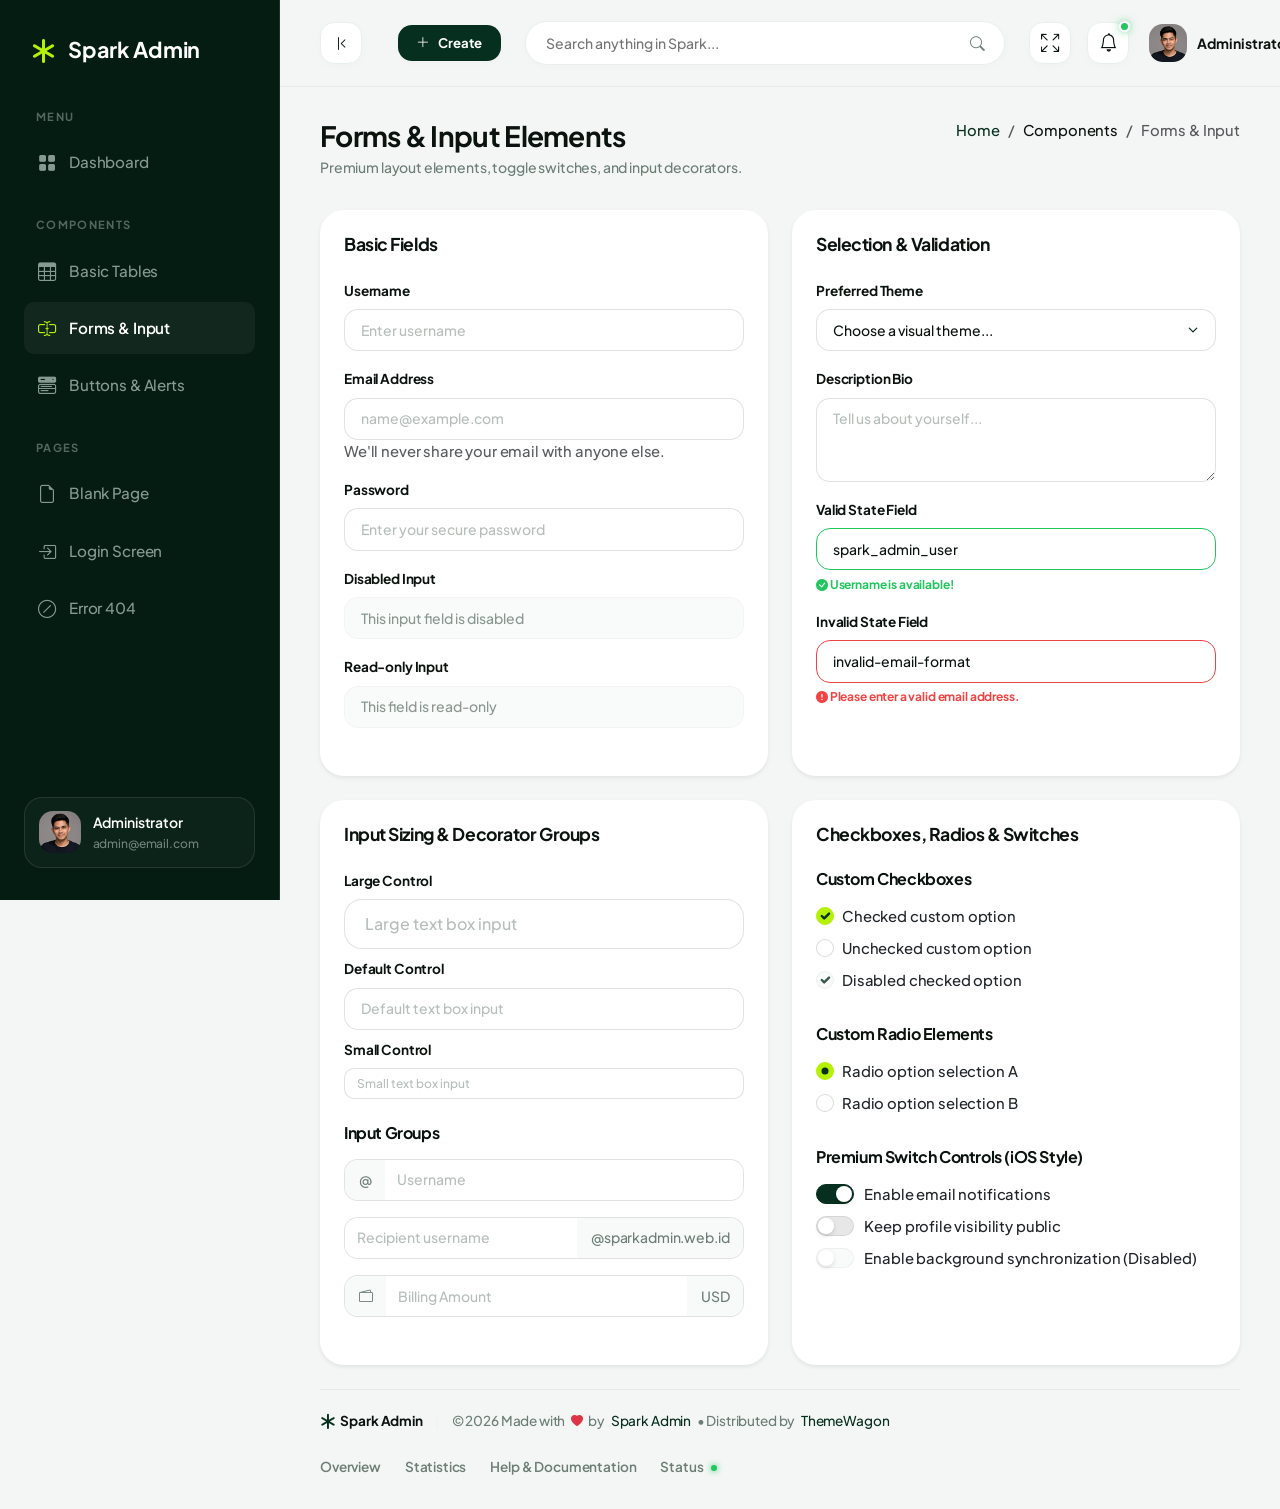
<file: crud/ui-forms.html>
<!DOCTYPE html>
<html lang="en">

<head>
  <meta charset="UTF-8">
  <meta name="viewport" content="width=device-width, initial-scale=1.0">
  <title>UI Forms - Spark Admin Premium Bootstrap 5 Admin Dashboard Template</title>

  <!-- SEO Optimization -->
  <meta name="description" content="UI Forms - Spark Admin Premium Bootstrap 5 Admin Dashboard Template">
  <meta name="author" content="Spark Admin Team">

  <!-- Favicon -->
  <link rel="icon" type="image/png" href="assets/images/favicon.ico">

  <!-- Local Third-Party Libraries (100% Offline Compatible) -->
  <link rel="stylesheet" href="assets/libs/bootstrap/css/bootstrap.min.css">
  <link rel="stylesheet" href="assets/libs/bootstrap-icons/bootstrap-icons.css">
  <link rel="stylesheet" href="assets/libs/apexcharts/apexcharts.css">
  <link rel="stylesheet" href="assets/libs/flatpickr/flatpickr.min.css">

  <!-- Main Design System & Custom Stylesheet -->
  <link rel="stylesheet" href="assets/css/main.css">
</head>

<body>

  <!-- ==========================================
         START: Sidebar Component
         Highly polished, dark-green navigation
         ========================================== -->
  <div class="sidebar-wrapper" id="sidebar">
    <!-- Brand Logo / Identity -->
    <a href="index.html" class="sidebar-brand">
      <i class="bi bi-asterisk"></i>
      <span>Spark Admin</span>
    </a>

    <!-- Navigation Menu -->
    <div class="flex-grow-1 overflow-y-auto">
      <!-- Group: Menu -->
      <div class="sidebar-menu-section">
        <div class="sidebar-menu-title">Menu</div>
        <ul class="sidebar-menu-list">
          <li class="sidebar-menu-item">
            <a href="index.html" class="sidebar-menu-link" id="menu-overview" title="Overview">
              <i class="bi bi-grid-fill"></i>
              <span>Dashboard</span>
            </a>
          </li>
        </ul>
      </div>

      <!-- Group: Components -->
      <div class="sidebar-menu-section">
        <div class="sidebar-menu-title">Components</div>
        <ul class="sidebar-menu-list">
          <li class="sidebar-menu-item">
            <a href="tables-basic.html" class="sidebar-menu-link" id="menu-basictables" title="Basic Tables">
              <i class="bi bi-table"></i>
              <span>Basic Tables</span>
            </a>
          </li>
          <li class="sidebar-menu-item">
            <a href="ui-forms.html" class="sidebar-menu-link active" id="menu-uiforms" title="Forms and Input">
              <i class="bi bi-input-cursor-text"></i>
              <span>Forms & Input</span>
            </a>
          </li>
          <li class="sidebar-menu-item">
            <a href="ui-buttons.html" class="sidebar-menu-link" id="menu-uibuttons" title="Buttons">
              <i class="bi bi-menu-button-wide-fill"></i>
              <span>Buttons & Alerts</span>
            </a>
          </li>
        </ul>
      </div>

      <!-- Group: Pages -->
      <div class="sidebar-menu-section">
        <div class="sidebar-menu-title">Pages</div>
        <ul class="sidebar-menu-list">
          <li class="sidebar-menu-item">
            <a href="page-blank.html" class="sidebar-menu-link" id="menu-blankpage" title="Blank Page">
              <i class="bi bi-file-earmark"></i>
              <span>Blank Page</span>
            </a>
          </li>
          <li class="sidebar-menu-item">
            <a href="page-login.html" class="sidebar-menu-link" id="menu-loginpage" title="Login Page">
              <i class="bi bi-box-arrow-in-right"></i>
              <span>Login Screen</span>
            </a>
          </li>
          <li class="sidebar-menu-item">
            <a href="page-404.html" class="sidebar-menu-link" id="menu-404" title="404 Page">
              <i class="bi bi-slash-circle"></i>
              <span>Error 404</span>
            </a>
          </li>
        </ul>
      </div>
    </div>

    <!-- Sidebar Profile Card (Dynamic Footer) -->
    <div class="sidebar-profile">
      <img src="assets/images/avatar.png" alt="Administrator" class="sidebar-profile-img"
        onerror="this.src='https://images.unsplash.com/photo-1534528741775-53994a69daeb?q=80&w=256&auto=format&fit=crop'">
      <div class="sidebar-profile-info">
        <div class="sidebar-profile-name">Administrator</div>
        <div class="sidebar-profile-email">admin@email.com</div>
      </div>
    </div>
  </div>
  <!-- ==========================================
         END: Sidebar Component
         ========================================== -->


  <!-- ==========================================
         START: Main Content Area
         ========================================== -->
  <div class="main-wrapper">

    <!-- START: Top Navbar Component -->
    <header class="navbar-custom">
      <div class="navbar-left">
        <!-- Desktop sidebar toggle -->
        <button class="btn-desktop-toggle d-none d-xl-flex align-items-center justify-content-center me-3"
          id="desktop-sidebar-toggle" aria-label="Minimize Sidebar">
          <i class="bi bi-chevron-bar-left"></i>
        </button>
        <!-- Mobile sidebar toggle -->
        <button class="sidebar-toggle-btn me-2" id="sidebar-toggle" aria-label="Toggle Navigation">
          <i class="bi bi-list"></i>
        </button>

        <!-- Quick Actions Dropdown -->
        <div class="dropdown ms-2">
          <button class="btn-quick-action dropdown-toggle" type="button" data-bs-toggle="dropdown" aria-expanded="false"
            id="quick-actions-dropdown">
            <i class="bi bi-plus-lg"></i>
            <span>Create</span>
          </button>
          <ul class="dropdown-menu dropdown-menu-quick-action" aria-labelledby="quick-actions-dropdown">
            <li class="dropdown-header">Quick Action Shortcuts</li>
            <li><a class="dropdown-item" href="#"><i class="bi bi-file-earmark-plus"></i> New Invoice</a></li>
            <li><a class="dropdown-item" href="#"><i class="bi bi-person-plus"></i> New User</a></li>
            <li><a class="dropdown-item" href="#"><i class="bi bi-box-seam"></i> New Product</a></li>
            <li>
              <hr class="dropdown-divider">
            </li>
            <li><a class="dropdown-item" href="#"><i class="bi bi-gear"></i> System Settings</a></li>
          </ul>
        </div>
      </div>

      <!-- Mid navbar: search pill -->
      <div class="navbar-search-wrapper">
        <input type="text" class="navbar-search-input" placeholder="Search anything in Spark..." id="main-search">
        <button class="navbar-search-btn" aria-label="Search">
          <i class="bi bi-search"></i>
        </button>
      </div>

      <!-- Right actions -->
      <div class="navbar-actions">
        <!-- Fullscreen Toggle -->
        <button class="navbar-action-btn me-1" aria-label="Toggle Fullscreen" id="btn-fullscreen">
          <i class="bi bi-arrows-fullscreen"></i>
        </button>
        <div class="dropdown">
          <button class="navbar-action-btn dropdown-toggle" type="button" data-bs-toggle="dropdown"
            aria-expanded="false" id="btn-notifications" data-bs-auto-close="outside">
            <i class="bi bi-bell"></i>
            <span class="navbar-action-badge"></span>
          </button>
          <div class="dropdown-menu dropdown-menu-end dropdown-menu-notification p-0"
            aria-labelledby="btn-notifications">
            <div class="notification-header">
              <h6 class="notification-title">Notifications</h6>
              <button class="btn-clear-all" type="button">Mark all read</button>
            </div>
            <div class="notification-list">
              <a href="#" class="notification-item">
                <div class="notification-icon bg-success text-white">
                  <i class="bi bi-wallet2"></i>
                </div>
                <div class="notification-content">
                  <p class="notification-text">New sale received: <strong>$150.00</strong></p>
                  <span class="notification-time">2 mins ago</span>
                </div>
                <span class="notification-unread-dot"></span>
              </a>
              <a href="#" class="notification-item">
                <div class="notification-icon bg-primary text-white">
                  <i class="bi bi-person-plus-fill"></i>
                </div>
                <div class="notification-content">
                  <p class="notification-text">New user registered: <strong>John Doe</strong></p>
                  <span class="notification-time">1 hour ago</span>
                </div>
                <span class="notification-unread-dot"></span>
              </a>
            </div>
            <a href="#" class="notification-footer">View All Notifications</a>
          </div>
        </div>

        <!-- Profile Dropdown -->
        <div class="dropdown ms-2">
          <button class="navbar-profile-btn dropdown-toggle" type="button" data-bs-toggle="dropdown"
            aria-expanded="false" id="profile-dropdown">
            <img src="assets/images/avatar.png" alt="Profile Image" class="navbar-profile-img">
            <span class="navbar-profile-name d-none d-md-inline">Administrator</span>
            <i class="bi bi-chevron-down navbar-profile-caret"></i>
          </button>
          <ul class="dropdown-menu dropdown-menu-end dropdown-menu-profile" aria-labelledby="profile-dropdown">
            <li class="dropdown-header">Welcome !</li>
            <li><a class="dropdown-item" href="#"><i class="bi bi-person"></i> My Account</a></li>
            <li><a class="dropdown-item" href="#"><i class="bi bi-gear"></i> Settings</a></li>
            <li>
              <hr class="dropdown-divider">
            </li>
            <li><a class="dropdown-item text-danger" href="page-login.html"><i class="bi bi-box-arrow-right"></i>
                Logout</a></li>
          </ul>
        </div>
      </div>
    </header>
    <!-- END: Top Navbar Component -->

    <!-- START: Page Header Banner -->
    <div class="page-header">
      <div>
        <h1 class="page-title">Forms & Input Elements</h1>
        <p class="page-subtitle">Premium layout elements, toggle switches, and input decorators.</p>
      </div>
      <nav aria-label="breadcrumb">
        <ol class="breadcrumb mb-0">
          <li class="breadcrumb-item"><a href="index.html" class="text-decoration-none text-muted-green">Home</a></li>
          <li class="breadcrumb-item text-muted-green">Components</li>
          <li class="breadcrumb-item active text-main" aria-current="page">Forms & Input</li>
        </ol>
      </nav>
    </div>
    <!-- END: Page Header Banner -->

    <!-- START: Form Component Row Grid Layout -->
    <div class="row g-4 mb-4">

      <!-- Column 1: Basic controls -->
      <div class="col-12 col-lg-6">
        <div class="card border-light shadow-sm p-4 h-100">
          <h5 class="card-title mb-4">Basic Fields</h5>

          <!-- Text input -->
          <div class="mb-3">
            <label for="basicText" class="form-label-custom">Username</label>
            <input type="text" class="form-control-custom" id="basicText" placeholder="Enter username">
          </div>

          <!-- Email input -->
          <div class="mb-3">
            <label for="basicEmail" class="form-label-custom">Email Address</label>
            <input type="email" class="form-control-custom" id="basicEmail" placeholder="name@example.com">
            <span class="text-muted">We'll never share your email with anyone else.</span>
          </div>

          <!-- Password input -->
          <div class="mb-3">
            <label for="basicPassword" class="form-label-custom">Password</label>
            <input type="password" class="form-control-custom" id="basicPassword"
              placeholder="Enter your secure password">
          </div>

          <!-- Disabled State -->
          <div class="mb-3">
            <label for="basicDisabled" class="form-label-custom">Disabled Input</label>
            <input type="text" class="form-control-custom" id="basicDisabled" value="This input field is disabled"
              disabled>
          </div>

          <!-- Readonly State -->
          <div class="mb-0">
            <label for="basicReadonly" class="form-label-custom">Read-only Input</label>
            <input type="text" class="form-control-custom" id="basicReadonly" value="This field is read-only" readonly>
          </div>
        </div>
      </div>

      <!-- Column 2: Selection & Validation -->
      <div class="col-12 col-lg-6">
        <div class="card border-light shadow-sm p-4 h-100">
          <h5 class="card-title mb-4">Selection & Validation</h5>

          <!-- Custom dropdown select -->
          <div class="mb-3">
            <label for="selectControl" class="form-label-custom">Preferred Theme</label>
            <select class="form-select-custom" id="selectControl">
              <option selected disabled>Choose a visual theme...</option>
              <option value="light">Spark Light Theme</option>
              <option value="dark">Spark Dark Green Theme</option>
              <option value="forest">Forest Breeze Accent</option>
            </select>
          </div>

          <!-- Textarea layout -->
          <div class="mb-3">
            <label for="textareaControl" class="form-label-custom">Description Bio</label>
            <textarea class="form-control-custom" id="textareaControl" rows="3"
              placeholder="Tell us about yourself..."></textarea>
          </div>

          <!-- Valid feedback block -->
          <div class="mb-3">
            <label for="validInput" class="form-label-custom">Valid State Field</label>
            <input type="text" class="form-control-custom is-valid-custom" id="validInput" value="spark_admin_user">
            <div class="form-feedback-custom valid-custom">
              <i class="bi bi-check-circle-fill"></i> Username is available!
            </div>
          </div>

          <!-- Invalid feedback block -->
          <div class="mb-0">
            <label for="invalidInput" class="form-label-custom">Invalid State Field</label>
            <input type="email" class="form-control-custom is-invalid-custom" id="invalidInput"
              value="invalid-email-format">
            <div class="form-feedback-custom invalid-custom">
              <i class="bi bi-exclamation-circle-fill"></i> Please enter a valid email address.
            </div>
          </div>
        </div>
      </div>

      <!-- Column 3: Sizing & Groups -->
      <div class="col-12 col-lg-6">
        <div class="card border-light shadow-sm p-4 h-100">
          <h5 class="card-title mb-4">Input Sizing & Decorator Groups</h5>

          <!-- Sizing examples -->
          <div class="mb-4">
            <div class="mb-2">
              <label class="form-label-custom">Large Control</label>
              <input type="text" class="form-control-custom form-control-custom-lg" placeholder="Large text box input">
            </div>
            <div class="mb-2">
              <label class="form-label-custom">Default Control</label>
              <input type="text" class="form-control-custom" placeholder="Default text box input">
            </div>
            <div>
              <label class="form-label-custom">Small Control</label>
              <input type="text" class="form-control-custom form-control-custom-sm" placeholder="Small text box input">
            </div>
          </div>

          <h6 class="mb-3">Input Groups</h6>

          <!-- Prepend group -->
          <div class="mb-3">
            <div class="input-group-custom">
              <span class="input-group-text-custom">@</span>
              <input type="text" class="form-control-custom" placeholder="Username">
            </div>
          </div>

          <!-- Append group -->
          <div class="mb-3">
            <div class="input-group-custom">
              <input type="text" class="form-control-custom" placeholder="Recipient username">
              <span class="input-group-text-custom">@sparkadmin.web.id</span>
            </div>
          </div>

          <!-- Prepend + Append Icon group -->
          <div class="mb-0">
            <div class="input-group-custom">
              <span class="input-group-text-custom"><i class="bi bi-wallet2"></i></span>
              <input type="text" class="form-control-custom" placeholder="Billing Amount">
              <span class="input-group-text-custom">USD</span>
            </div>
          </div>
        </div>
      </div>

      <!-- Column 4: Checkboxes, Radios & iOS Switches -->
      <div class="col-12 col-lg-6">
        <div class="card border-light shadow-sm p-4 h-100">
          <h5 class="card-title mb-4">Checkboxes, Radios & Switches</h5>

          <h6 class="mb-3">Custom Checkboxes</h6>
          <div class="mb-4">
            <div class="form-check-custom">
              <input class="form-check-input-custom" type="checkbox" id="checkActive" checked>
              <label class="form-check-label" for="checkActive">Checked custom option</label>
            </div>
            <div class="form-check-custom">
              <input class="form-check-input-custom" type="checkbox" id="checkInactive">
              <label class="form-check-label" for="checkInactive">Unchecked custom option</label>
            </div>
            <div class="form-check-custom">
              <input class="form-check-input-custom" type="checkbox" id="checkDisabled" disabled checked>
              <label class="form-check-label" for="checkDisabled">Disabled checked option</label>
            </div>
          </div>

          <h6 class="mb-3">Custom Radio Elements</h6>
          <div class="mb-4">
            <div class="form-check-custom">
              <input class="form-check-input-custom" type="radio" name="radioGroup" id="radioOne" checked>
              <label class="form-check-label" for="radioOne">Radio option selection A</label>
            </div>
            <div class="form-check-custom">
              <input class="form-check-input-custom" type="radio" name="radioGroup" id="radioTwo">
              <label class="form-check-label" for="radioTwo">Radio option selection B</label>
            </div>
          </div>

          <h6 class="mb-3">Premium Switch Controls (iOS Style)</h6>
          <div>
            <div class="form-switch-custom">
              <input class="form-switch-input-custom" type="checkbox" id="switchOne" checked>
              <label class="form-switch-label" for="switchOne">Enable email notifications</label>
            </div>
            <div class="form-switch-custom">
              <input class="form-switch-input-custom" type="checkbox" id="switchTwo">
              <label class="form-switch-label" for="switchTwo">Keep profile visibility public</label>
            </div>
            <div class="form-switch-custom">
              <input class="form-switch-input-custom" type="checkbox" id="switchThree" disabled>
              <label class="form-switch-label" for="switchThree">Enable background synchronization (Disabled)</label>
            </div>
          </div>
        </div>
      </div>

    </div>
    <!-- END: Form Component Row Grid Layout -->

    <!-- START: Footer Component -->
    <footer class="footer-custom">
      <div class="footer-left">
        <span class="footer-logo">
          <i class="bi bi-asterisk"></i> Spark Admin
        </span>
        <span class="footer-separator">|</span>
        <span class="footer-copy">&copy; 2026 Made with <i class="bi bi-heart-fill text-danger footer-heart"></i> by<a
            href="https://sparkadminpro.gumroad.com/" target="_blank">Spark Admin</a>• Distributed by <a
            href="https://www.themewagon.com/" target="_blank">ThemeWagon</a> </span>
      </div>
      <div class="footer-right">
        <ul class="footer-links">
          <li><a href="#" class="footer-link">Overview</a></li>
          <li><a href="#" class="footer-link">Statistics</a></li>
          <li><a href="#" class="footer-link">Help & Documentation</a></li>
          <li><a href="#" class="footer-link">Status <span class="status-dot"></span></a></li>
        </ul>
      </div>
    </footer>
    <!-- END: Footer Component -->

  </div>
  <!-- ==========================================
         END: Main Content Area
         ========================================== -->

  <!-- Local Third-Party Libraries Script dependencies -->
  <script src="assets/libs/bootstrap/js/bootstrap.bundle.min.js"></script>
  <script src="assets/libs/apexcharts/apexcharts.min.js"></script>
  <script src="assets/libs/flatpickr/flatpickr.min.js"></script>

  <!-- Local dashboard interactions controller -->
  <script src="assets/js/dashboard.js"></script>
</body>

</html>
</file>
<file: belajar-css/style.css>
* { box-sizing: border-box; }
html { scroll-padding-top: 1rem; }

body {
    margin: 0;
    font-family: Arial, sans-serif;
    line-height: 1.6;
    color: #243247;
    background-color: #edf2f7;
}

.halaman {
    width: min(100% - 2rem, 1000px);
    margin: 1rem auto;
    background: #ffffff;
    border: 1px solid #d4deea;
}

.header {
    padding: 2rem;
    color: #ffffff;
    background: #1b3c6b;
    border-bottom: 5px solid #f7941d;
}

h1 {
    margin: 0 0 1rem;
    font-size: 2rem;
    line-height: 1.3;
}

h2, h3 {
    margin-top: 0;
    color: #1b3c6b;
}

.identitas {
    margin-top: 0;
}

.menu {
    display: flex;
    flex-wrap: wrap;
    gap: 0.5rem;
    padding: 0.75rem 1rem;
    background: #eef3f8;
}

.menu a {
    padding: 0.5rem 0.75rem;
    color: #1b3c6b;
    text-decoration: none;
    border-radius: 0.25rem;
}

.menu a:hover {
    color: #ffffff;
    background: #1b3c6b;
}

a:focus-visible {
    outline: 3px solid #1b3c6b;
    outline-offset: 3px;
}

main {
    padding: 1.5rem;
}

.panel + .panel {
    margin-top: 2rem;
}

.kartu-grid {
    display: grid;
    grid-template-columns: repeat(2, minmax(0, 1fr));
    gap: 1rem;
}

.kartu {
    padding: 1rem;
    border: 1px solid #cbd5e1;
    background: #f8fafc;
}

.footer {
    padding: 1rem;
    text-align: center;
    background: #eef3f8;
}

.footer p {
    margin: 0.25rem 0;
}

.lewati {
    position: absolute;
    left: -10000px;
}

.lewati:focus {
    left: 1rem;
    top: 1rem;
    padding: 0.75rem;
    background: #ffffff;
    color: #1b3c6b;
    z-index: 10;
}

@media (max-width: 600px) {
    .header {
        padding: 1.25rem;
    }

    h1 {
        font-size: 1.5rem;
    }

    main {
        padding: 1rem;
    }

    .kartu-grid {
        grid-template-columns: 1fr;
    }
}
</file>
<file: crud/assets/libs/apexcharts/apexcharts.css>
@keyframes opaque {
  0% {
    opacity: 0
  }

  to {
    opacity: 1
  }
}

@keyframes resizeanim {

  0%,
  to {
    opacity: 0
  }
}

.apexcharts-canvas {
  position: relative;
  direction: ltr !important;
  user-select: none;
  /* Focus indicator colour. Themes override below. */
  --apexcharts-focus-color: #008FFB;
}

/* Dark theme & high-contrast: brighter focus colour for sufficient contrast. */
.apexcharts-canvas .apexcharts-theme-dark,
.apexcharts-theme-dark.apexcharts-canvas {
  --apexcharts-focus-color: #FFD500;
}
.apexcharts-canvas.apexcharts-high-contrast,
.apexcharts-high-contrast.apexcharts-canvas {
  --apexcharts-focus-color: #FFFF00;
}

/* Visually-hidden aria-live status region (WCAG 4.1.3 Status Messages). */
.apexcharts-sr-status {
  position: absolute;
  width: 1px;
  height: 1px;
  padding: 0;
  margin: -1px;
  overflow: hidden;
  clip: rect(0, 0, 0, 0);
  white-space: nowrap;
  border: 0;
}

/* Respect OS-level reduced-motion preference (WCAG 2.3.3). */
@media (prefers-reduced-motion: reduce) {
  .apexcharts-canvas *,
  .apexcharts-canvas *::before,
  .apexcharts-canvas *::after {
    animation-duration: 0.01ms !important;
    animation-iteration-count: 1 !important;
    transition-duration: 0.01ms !important;
  }
}

.apexcharts-canvas ::-webkit-scrollbar {
  -webkit-appearance: none;
  width: 6px
}

.apexcharts-canvas ::-webkit-scrollbar-thumb {
  border-radius: 4px;
  background-color: rgba(0, 0, 0, .5);
  box-shadow: 0 0 1px rgba(255, 255, 255, .5);
  -webkit-box-shadow: 0 0 1px rgba(255, 255, 255, .5)
}

.apexcharts-inner {
  position: relative
}

.apexcharts-text tspan {
  font-family: inherit
}

rect.legend-mouseover-inactive,
.legend-mouseover-inactive rect,
.legend-mouseover-inactive path,
.legend-mouseover-inactive circle,
.legend-mouseover-inactive line,
.legend-mouseover-inactive text.apexcharts-yaxis-title-text,
.legend-mouseover-inactive text.apexcharts-yaxis-label {
  transition: .15s ease all;
  opacity: .2
}

.apexcharts-legend-text {
  padding-left: 15px;
  margin-left: -15px;
}

.apexcharts-legend-series[role="button"]:focus {
  outline: 2px solid var(--apexcharts-focus-color, #008FFB);
  outline-offset: 2px;
}

.apexcharts-legend-series[role="button"]:focus:not(:focus-visible) {
  outline: none;
}

.apexcharts-legend-series[role="button"]:focus-visible {
  outline: 2px solid var(--apexcharts-focus-color, #008FFB);
  outline-offset: 2px;
}

.apexcharts-series-collapsed {
  opacity: 0
}

.apexcharts-canvas svg:focus:not(:focus-visible) {
  outline: none;
}

/* Keyboard navigation focus indicator on SVG data elements.
   SVG elements don't support CSS outline, so we use stroke. */
.apexcharts-bar-area.apexcharts-keyboard-focused,
.apexcharts-candlestick-area.apexcharts-keyboard-focused,
.apexcharts-boxPlot-area.apexcharts-keyboard-focused,
.apexcharts-rangebar-area.apexcharts-keyboard-focused,
.apexcharts-pie-area.apexcharts-keyboard-focused,
.apexcharts-heatmap-rect.apexcharts-keyboard-focused,
.apexcharts-treemap-rect.apexcharts-keyboard-focused {
  stroke: var(--apexcharts-focus-color, #008FFB);
  stroke-width: 2;
  stroke-opacity: 1;
}

.apexcharts-tooltip {
  --apx-tt-bg: #ffffff;
  --apx-tt-border: rgba(15, 23, 42, 0.06);
  /* Layered shadow: tight inner contact + soft outer drop. The two Y
   * offsets are exposed as variables so they flip in sync with the
   * arrow when the tooltip is below the data point — see the
   * `[data-placement="bottom"]` rule further down. */
  --apx-tt-shadow-y-mid: 8px;
  --apx-tt-shadow-y-far: 16px;
  --apx-tt-shadow: 0 0 0 1px rgba(15, 23, 42, 0.04), 0 var(--apx-tt-shadow-y-mid) 16px -6px rgba(15, 23, 42, 0.12), 0 var(--apx-tt-shadow-y-far) 36px -12px rgba(15, 23, 42, 0.18);
  --apx-tt-arrow-bg: var(--apx-tt-bg);
  /* Two stacked drop-shadows: the first is a tight contact halo for
   * edge definition against light chart backgrounds; the second is a
   * softer directional drop that lifts the arrow off the surface.
   * `--apx-tt-arrow-drop-y` is the Y offset of the directional drop;
   * a per-placement rule below flips it to negative when the tooltip
   * is below the data point (arrow on top) so the shadow always
   * casts outward instead of into the tooltip body. */
  --apx-tt-arrow-drop-y: 2px;
  --apx-tt-arrow-shadow: drop-shadow(0 0 0.5px rgba(15, 23, 42, 0.2)) drop-shadow(0 var(--apx-tt-arrow-drop-y) 4px rgba(15, 23, 42, 0.2));
  --apx-tt-color: #0f172a;
  --apx-tt-color-muted: rgba(15, 23, 42, 0.55);
  border-radius: 8px;
  background: var(--apx-tt-bg);
  border: 1px solid var(--apx-tt-border);
  box-shadow: var(--apx-tt-shadow);
  color: var(--apx-tt-color);
  cursor: default;
  font-size: 13px;
  left: 0;
  top: 0;
  opacity: 0;
  pointer-events: none;
  position: absolute;
  display: flex;
  flex-direction: column;
  padding: 2px 0;
  white-space: nowrap;
  z-index: 12;
  transition: opacity .12s ease
}

/* While the tooltip is visible, smoothly animate position changes
 * between data points. Kept short (160 ms) and ease-out so it stays
 * responsive — too long would feel laggy when sweeping across many
 * points fast. The position transition is only attached after the
 * first paint (Position.applyTooltipPosition flips `data-positioned`
 * once the tooltip has been placed) so the *first* show doesn't slide
 * the tooltip in from the previously-stale (0,0) coordinates. */
.apexcharts-tooltip.apexcharts-active {
  opacity: 1;
  transition: opacity .12s ease
}
.apexcharts-tooltip.apexcharts-active[data-positioned="true"] {
  transition: opacity .12s ease, left .16s ease-out, top .16s ease-out
}

.apexcharts-tooltip.apexcharts-theme-light {
  /* defaults already set above; class kept for backward-compat selectors */
}

.apexcharts-tooltip.apexcharts-theme-dark {
  --apx-tt-bg: #1c1c1f;
  --apx-tt-border: rgba(255, 255, 255, 0.08);
  --apx-tt-shadow: 0 0 0 1px rgba(0, 0, 0, 0.4), 0 var(--apx-tt-shadow-y-mid) 16px -6px rgba(0, 0, 0, 0.45), 0 var(--apx-tt-shadow-y-far) 36px -12px rgba(0, 0, 0, 0.55);
  --apx-tt-arrow-shadow: drop-shadow(0 0 0.5px rgba(0, 0, 0, 0.55)) drop-shadow(0 var(--apx-tt-arrow-drop-y) 4px rgba(0, 0, 0, 0.45));
  --apx-tt-color: #f3f4f6;
  --apx-tt-color-muted: rgba(243, 244, 246, 0.55);
}

.apexcharts-tooltip * {
  font-family: inherit
}

.apexcharts-tooltip-title {
  padding: 8px 12px 4px;
  font-size: 12px;
  font-weight: 600;
  letter-spacing: 0.01em;
  color: var(--apx-tt-color-muted);
  background: transparent;
  border-bottom: none;
  margin-bottom: 0
}

.apexcharts-tooltip.apexcharts-theme-light .apexcharts-tooltip-title,
.apexcharts-tooltip.apexcharts-theme-dark .apexcharts-tooltip-title {
  background: transparent;
  border-bottom: none
}

/* `fillSeriesColor`: each series-group already paints itself with the
 * series colour. Drop the glass body entirely (transparent bg, no
 * border, no backdrop-filter, no padding) and clip the coloured
 * series-group(s) to the tooltip's rounded corners so they fill the
 * shell edge-to-edge. Text inside the coloured group is forced to
 * white for contrast. */
.apexcharts-tooltip.apexcharts-tooltip-fill-series {
  background: transparent;
  -webkit-backdrop-filter: none;
  backdrop-filter: none;
  border: none;
  padding: 0;
  overflow: hidden;
  color: #fff
}

.apexcharts-tooltip.apexcharts-tooltip-fill-series .apexcharts-tooltip-title {
  background: rgba(0, 0, 0, 0.22);
  color: #fff;
  opacity: 1;
  padding: 6px 12px
}

.apexcharts-tooltip.apexcharts-tooltip-fill-series .apexcharts-tooltip-series-group {
  color: #fff
}

/* Arrow connector — sits *entirely outside* the tooltip body. Shares
 * the body's solid fill so it reads as a single shape. `filter:
 * drop-shadow` traces the clipped triangle outline (a regular
 * `box-shadow` would be erased by the `clip-path`). */
.apexcharts-tooltip-arrow {
  position: absolute;
  width: 7px;
  height: 14px;
  background: var(--apx-tt-arrow-bg);
  /* The variable already contains the full `drop-shadow(...) ...` filter
   * chain (stacked shadows) so it's applied raw. */
  -webkit-filter: var(--apx-tt-arrow-shadow);
  filter: var(--apx-tt-arrow-shadow);
  pointer-events: none;
  top: calc(var(--apx-tt-arrow-y, 50%) - 7px)
}

.apexcharts-tooltip[data-placement="right"] .apexcharts-tooltip-arrow {
  left: -7px;
  clip-path: polygon(0 50%, 100% 0, 100% 100%)
}

.apexcharts-tooltip[data-placement="left"] .apexcharts-tooltip-arrow {
  right: -7px;
  clip-path: polygon(100% 50%, 0 0, 0 100%)
}

/* Vertical arrow variants: tooltip is above/below the data point and the
 * arrow points down/up. The base rule above uses `--apx-tt-arrow-y` for
 * left/right placement; for top/bottom we re-orient the rectangle and
 * use `--apx-tt-arrow-x` (set by applyTooltipPosition). */
.apexcharts-tooltip[data-placement="top"] .apexcharts-tooltip-arrow,
.apexcharts-tooltip[data-placement="bottom"] .apexcharts-tooltip-arrow {
  width: 14px;
  height: 7px;
  top: auto;
  left: calc(var(--apx-tt-arrow-x, 50%) - 7px)
}

.apexcharts-tooltip[data-placement="top"] .apexcharts-tooltip-arrow {
  bottom: -7px;
  clip-path: polygon(50% 100%, 0 0, 100% 0)
}

.apexcharts-tooltip[data-placement="bottom"] .apexcharts-tooltip-arrow {
  top: -7px;
  clip-path: polygon(50% 0, 0 100%, 100% 100%)
}

/* When the tooltip is flipped below the data point (arrow on top
 * pointing up), the default downward-biased shadows leave the top
 * edge of both the body *and* the arrow undefined. Flipping every
 * Y offset to negative casts the entire elevation upward so the
 * shadow falls between the tooltip and the bar above. */
.apexcharts-tooltip[data-placement="bottom"] {
  --apx-tt-shadow-y-mid: -8px;
  --apx-tt-shadow-y-far: -16px;
  --apx-tt-arrow-drop-y: -2px
}

.apexcharts-tooltip-text-goals-value,
.apexcharts-tooltip-text-y-value,
.apexcharts-tooltip-text-z-value {
  display: inline-block;
  margin-left: 5px;
  font-weight: 600
}

.apexcharts-tooltip-text-goals-label:empty,
.apexcharts-tooltip-text-goals-value:empty,
.apexcharts-tooltip-text-y-label:empty,
.apexcharts-tooltip-text-y-value:empty,
.apexcharts-tooltip-text-z-value:empty,
.apexcharts-tooltip-title:empty {
  display: none
}

.apexcharts-tooltip-text-goals-label,
.apexcharts-tooltip-text-goals-value {
  padding: 6px 0 5px
}

.apexcharts-tooltip-goals-group,
.apexcharts-tooltip-text-goals-label,
.apexcharts-tooltip-text-goals-value {
  display: flex
}

.apexcharts-tooltip-text-goals-label:not(:empty),
.apexcharts-tooltip-text-goals-value:not(:empty) {
  margin-top: -6px
}

.apexcharts-tooltip-marker {
  display: inline-flex;
  align-items: center;
  justify-content: center;
  position: relative;
  width: 12px;
  height: 12px;
  margin-right: 6px;
  vertical-align: middle;
  color: inherit;
}

.apexcharts-tooltip-marker svg {
  width: 100%;
  height: 100%;
  display: block;
}

.apexcharts-tooltip-series-group {
  padding: 4px 12px;
  display: none;
  gap: 8px;
  text-align: left;
  justify-content: left;
  align-items: center
}

.apexcharts-tooltip-series-group.apexcharts-active .apexcharts-tooltip-marker {
  opacity: 1
}

.apexcharts-tooltip-series-group.apexcharts-active:last-child,
.apexcharts-tooltip-series-group:last-child {
  padding-bottom: 8px
}

.apexcharts-tooltip-y-group {
  padding: 6px 0 5px
}

.apexcharts-custom-tooltip,
.apexcharts-tooltip-box {
  padding: 4px 8px
}

.apexcharts-tooltip-boxPlot {
  display: flex;
  flex-direction: column-reverse
}

.apexcharts-tooltip-box>div {
  margin: 4px 0
}

.apexcharts-tooltip-box span.value {
  font-weight: 700
}

.apexcharts-tooltip-rangebar {
  padding: 5px 8px
}

.apexcharts-tooltip-rangebar .category {
  font-weight: 600;
  color: #777
}

.apexcharts-tooltip-rangebar .series-name {
  font-weight: 700;
  display: block;
  margin-bottom: 5px
}

/* X/Y axis tooltips — small popovers that label the crosshair on the
 * axes. Restyled to match the modern data-tooltip palette: solid white
 * body with a subtle border + soft drop-shadow, smaller font, rounded
 * corners. The arrows still use the CSS border-triangle technique
 * (cheap, crisp at small sizes); their colours flow from CSS variables
 * so light/dark themes only need one override per axis. */
.apexcharts-xaxistooltip,
.apexcharts-yaxistooltip {
  --apx-axt-bg: #ffffff;
  --apx-axt-border: rgba(15, 23, 42, 0.08);
  --apx-axt-color: #0f172a;
  --apx-axt-shadow: 0 4px 12px -4px rgba(15, 23, 42, 0.18), 0 1px 3px -1px rgba(15, 23, 42, 0.12);
  opacity: 0;
  pointer-events: none;
  color: var(--apx-axt-color);
  font-size: 12px;
  font-weight: 500;
  text-align: center;
  border-radius: 6px;
  position: absolute;
  z-index: 10;
  background: var(--apx-axt-bg);
  border: 1px solid var(--apx-axt-border);
  box-shadow: var(--apx-axt-shadow)
}

.apexcharts-xaxistooltip.apexcharts-theme-dark,
.apexcharts-yaxistooltip.apexcharts-theme-dark {
  --apx-axt-bg: #1c1c1f;
  --apx-axt-border: rgba(255, 255, 255, 0.1);
  --apx-axt-color: #f3f4f6;
  --apx-axt-shadow: 0 4px 12px -4px rgba(0, 0, 0, 0.55), 0 1px 3px -1px rgba(0, 0, 0, 0.45)
}

.apexcharts-xaxistooltip {
  padding: 4px 8px;
  transition: .15s ease all
}

.apexcharts-xaxistooltip:after,
.apexcharts-xaxistooltip:before {
  left: 50%;
  border: solid transparent;
  content: " ";
  height: 0;
  width: 0;
  position: absolute;
  pointer-events: none
}

/* :before paints the 1px border outline of the triangle (slightly larger
 * than :after); :after sits inside and paints the fill — leaves a 1px
 * ring of :before visible at the edges. */
.apexcharts-xaxistooltip:after {
  border-color: transparent;
  border-width: 5px;
  margin-left: -5px
}

.apexcharts-xaxistooltip:before {
  border-color: transparent;
  border-width: 6px;
  margin-left: -6px
}

.apexcharts-xaxistooltip-bottom:after,
.apexcharts-xaxistooltip-bottom:before {
  bottom: 100%
}

.apexcharts-xaxistooltip-top:after,
.apexcharts-xaxistooltip-top:before {
  top: 100%
}

.apexcharts-xaxistooltip-bottom:after {
  border-bottom-color: var(--apx-axt-bg)
}

.apexcharts-xaxistooltip-bottom:before {
  border-bottom-color: var(--apx-axt-border)
}

.apexcharts-xaxistooltip-top:after {
  border-top-color: var(--apx-axt-bg)
}

.apexcharts-xaxistooltip-top:before {
  border-top-color: var(--apx-axt-border)
}

.apexcharts-xaxistooltip.apexcharts-active {
  opacity: 1;
  transition: .15s ease all
}

.apexcharts-yaxistooltip {
  padding: 3px 8px
}

.apexcharts-yaxistooltip:after,
.apexcharts-yaxistooltip:before {
  top: 50%;
  border: solid transparent;
  content: " ";
  height: 0;
  width: 0;
  position: absolute;
  pointer-events: none
}

.apexcharts-yaxistooltip:after {
  border-color: transparent;
  border-width: 5px;
  margin-top: -5px
}

.apexcharts-yaxistooltip:before {
  border-color: transparent;
  border-width: 6px;
  margin-top: -6px
}

.apexcharts-yaxistooltip-left:after,
.apexcharts-yaxistooltip-left:before {
  left: 100%
}

.apexcharts-yaxistooltip-right:after,
.apexcharts-yaxistooltip-right:before {
  right: 100%
}

.apexcharts-yaxistooltip-left:after {
  border-left-color: var(--apx-axt-bg)
}

.apexcharts-yaxistooltip-left:before {
  border-left-color: var(--apx-axt-border)
}

.apexcharts-yaxistooltip-right:after {
  border-right-color: var(--apx-axt-bg)
}

.apexcharts-yaxistooltip-right:before {
  border-right-color: var(--apx-axt-border)
}

.apexcharts-yaxistooltip.apexcharts-active {
  opacity: 1
}

.apexcharts-yaxistooltip-hidden {
  display: none
}

.apexcharts-xcrosshairs,
.apexcharts-ycrosshairs {
  pointer-events: none;
  opacity: 0;
  transition: .15s ease all
}

.apexcharts-xcrosshairs.apexcharts-active,
.apexcharts-ycrosshairs.apexcharts-active {
  opacity: 1;
  transition: .15s ease all
}

.apexcharts-ycrosshairs-hidden {
  opacity: 0
}

.apexcharts-selection-rect {
  cursor: move
}

.svg_select_shape {
  stroke-width: 1;
  stroke-dasharray: 10 10;
  stroke: black;
  stroke-opacity: 0.1;
  pointer-events: none;
  fill: none;
}

.svg_select_handle {
  stroke-width: 3;
  stroke: black;
  fill: none;
}

.svg_select_handle_r {
  cursor: e-resize;
}

.svg_select_handle_l {
  cursor: w-resize;
}

.apexcharts-svg.apexcharts-zoomable.hovering-zoom {
  cursor: crosshair
}

.apexcharts-svg.apexcharts-zoomable.hovering-pan {
  cursor: move
}

.apexcharts-menu-icon,
.apexcharts-pan-icon,
.apexcharts-reset-icon,
.apexcharts-selection-icon,
.apexcharts-toolbar-custom-icon,
.apexcharts-zoom-icon,
.apexcharts-zoomin-icon,
.apexcharts-zoomout-icon {
  cursor: pointer;
  /* WCAG 2.5.8 Target Size (Minimum): 24×24 CSS px hit target. */
  width: 26px;
  height: 24px;
  line-height: 24px;
  color: #6e8192;
  text-align: center;
  /* Reset native <button> chrome — these are styled via SVG icons. */
  padding: 0;
  margin: 0;
  background: transparent;
  border: 0;
  border-radius: 5px;
  display: inline-flex;
  align-items: center;
  justify-content: center;
  transition: background-color .12s ease, color .12s ease;
}

.apexcharts-menu-icon svg,
.apexcharts-pan-icon svg,
.apexcharts-reset-icon svg,
.apexcharts-selection-icon svg,
.apexcharts-zoom-icon svg,
.apexcharts-zoomin-icon svg,
.apexcharts-zoomout-icon svg {
  width: 18px;
  height: 18px;
  fill: none;
  stroke: currentColor;
  stroke-width: 2;
  stroke-linecap: round;
  stroke-linejoin: round
}

.apexcharts-theme-dark .apexcharts-menu-icon,
.apexcharts-theme-dark .apexcharts-pan-icon,
.apexcharts-theme-dark .apexcharts-reset-icon,
.apexcharts-theme-dark .apexcharts-selection-icon,
.apexcharts-theme-dark .apexcharts-toolbar-custom-icon,
.apexcharts-theme-dark .apexcharts-zoom-icon,
.apexcharts-theme-dark .apexcharts-zoomin-icon,
.apexcharts-theme-dark .apexcharts-zoomout-icon {
  color: #d4d6dc
}

.apexcharts-canvas .apexcharts-pan-icon.apexcharts-selected,
.apexcharts-canvas .apexcharts-reset-zoom-icon.apexcharts-selected,
.apexcharts-canvas .apexcharts-selection-icon.apexcharts-selected,
.apexcharts-canvas .apexcharts-zoom-icon.apexcharts-selected {
  background: rgba(0, 143, 251, 0.12);
  color: #008ffb
}

.apexcharts-theme-light .apexcharts-menu-icon:hover,
.apexcharts-theme-light .apexcharts-pan-icon:not(.apexcharts-selected):hover,
.apexcharts-theme-light .apexcharts-reset-icon:hover,
.apexcharts-theme-light .apexcharts-selection-icon:not(.apexcharts-selected):hover,
.apexcharts-theme-light .apexcharts-zoom-icon:not(.apexcharts-selected):hover,
.apexcharts-theme-light .apexcharts-zoomin-icon:hover,
.apexcharts-theme-light .apexcharts-zoomout-icon:hover {
  background: rgba(15, 23, 42, 0.06);
  color: #1f2937
}

.apexcharts-theme-dark .apexcharts-menu-icon:hover,
.apexcharts-theme-dark .apexcharts-pan-icon:not(.apexcharts-selected):hover,
.apexcharts-theme-dark .apexcharts-reset-icon:hover,
.apexcharts-theme-dark .apexcharts-selection-icon:not(.apexcharts-selected):hover,
.apexcharts-theme-dark .apexcharts-zoom-icon:not(.apexcharts-selected):hover,
.apexcharts-theme-dark .apexcharts-zoomin-icon:hover,
.apexcharts-theme-dark .apexcharts-zoomout-icon:hover {
  background: rgba(255, 255, 255, 0.08);
  color: #fff
}

.apexcharts-menu-icon,
.apexcharts-selection-icon {
  position: relative
}

.apexcharts-toolbar {
  position: absolute;
  z-index: 11;
  display: inline-flex;
  align-items: center;
  gap: 1px;
  padding: 3px;
  border-radius: 8px;
  background: rgba(255, 255, 255, 0.85);
  backdrop-filter: blur(8px);
  -webkit-backdrop-filter: blur(8px);
}

.apexcharts-theme-dark .apexcharts-toolbar {
  background: rgba(28, 28, 31, 0.82);
}

.apexcharts-menu {
  background: rgba(255, 255, 255, 0.95);
  backdrop-filter: blur(8px);
  -webkit-backdrop-filter: blur(8px);
  position: absolute;
  top: calc(100% + 4px);
  border: 1px solid rgba(15, 23, 42, 0.08);
  border-radius: 8px;
  padding: 4px;
  right: 0;
  opacity: 0;
  min-width: 120px;
  transition: opacity .15s ease, transform .15s ease;
  transform: translateY(-2px);
  pointer-events: none;
  box-shadow: 0 4px 16px -4px rgba(15, 23, 42, 0.12), 0 2px 4px -1px rgba(15, 23, 42, 0.06)
}

.apexcharts-menu.apexcharts-menu-open {
  opacity: 1;
  transform: translateY(0);
  pointer-events: all
}

.apexcharts-menu-item {
  padding: 6px 9px;
  font-size: 12px;
  border-radius: 5px;
  cursor: pointer
}

.apexcharts-theme-light .apexcharts-menu-item:hover {
  background: rgba(15, 23, 42, 0.06)
}

.apexcharts-theme-dark .apexcharts-menu {
  background: rgba(28, 28, 31, 0.92);
  border-color: rgba(255, 255, 255, 0.08);
  color: #f3f4f6;
  box-shadow: 0 4px 16px -4px rgba(0, 0, 0, 0.5), 0 2px 4px -1px rgba(0, 0, 0, 0.4)
}

.apexcharts-theme-dark .apexcharts-menu-item:hover {
  background: rgba(255, 255, 255, 0.08)
}

@media screen and (min-width:768px) {
  .apexcharts-canvas:hover .apexcharts-toolbar {
    opacity: 1
  }
}

/* Toolbar keyboard accessibility: show toolbar when any button inside it is focused */
.apexcharts-toolbar:focus-within {
  opacity: 1
}

/* Focus indicator for toolbar icon buttons */
.apexcharts-menu-icon:focus-visible,
.apexcharts-pan-icon:focus-visible,
.apexcharts-reset-icon:focus-visible,
.apexcharts-selection-icon:focus-visible,
.apexcharts-toolbar-custom-icon:focus-visible,
.apexcharts-zoom-icon:focus-visible,
.apexcharts-zoomin-icon:focus-visible,
.apexcharts-zoomout-icon:focus-visible {
  outline: 2px solid var(--apexcharts-focus-color, #008FFB);
  outline-offset: 1px;
  border-radius: 5px
}

/* Focus indicator for hamburger menu items */
.apexcharts-menu-item:focus-visible {
  outline: 2px solid var(--apexcharts-focus-color, #008FFB);
  outline-offset: -2px;
  background: #eee
}

.apexcharts-canvas .apexcharts-element-hidden,
.apexcharts-datalabel.apexcharts-element-hidden,
.apexcharts-hide .apexcharts-series-points {
  opacity: 0;
}

.apexcharts-hidden-element-shown {
  opacity: 1;
  transition: 0.25s ease all;
}

.apexcharts-datalabel,
.apexcharts-datalabel-label,
.apexcharts-datalabel-value,
.apexcharts-datalabels,
.apexcharts-pie-label,
.apexcharts-pie-name-label,
.apexcharts-pie-name-label-group,
.apexcharts-pie-label-connector {
  cursor: default;
  pointer-events: none
}

.apexcharts-pie-label-connector {
  fill: none
}

.apexcharts-pie-label-delay {
  opacity: 0;
  animation-name: opaque;
  animation-duration: .3s;
  animation-fill-mode: forwards;
  animation-timing-function: ease
}

.apexcharts-radialbar-label {
  cursor: pointer;
}

.apexcharts-annotation-rect,
.apexcharts-area-series .apexcharts-area,
.apexcharts-gridline,
.apexcharts-line,
.apexcharts-point-annotation-label,
.apexcharts-radar-series path:not(.apexcharts-marker),
.apexcharts-radar-series polygon,
.apexcharts-toolbar svg,
.apexcharts-tooltip .apexcharts-marker,
.apexcharts-xaxis-annotation-label,
.apexcharts-yaxis-annotation-label,
.apexcharts-zoom-rect,
.no-pointer-events {
  pointer-events: none
}

.apexcharts-tooltip-active .apexcharts-marker {
  transition: .15s ease all
}

.apexcharts-radar-series .apexcharts-yaxis {
  pointer-events: none;
}

.resize-triggers {
  animation: 1ms resizeanim;
  visibility: hidden;
  opacity: 0;
  height: 100%;
  width: 100%;
  overflow: hidden
}

.contract-trigger:before,
.resize-triggers,
.resize-triggers>div {
  content: " ";
  display: block;
  position: absolute;
  top: 0;
  left: 0
}

.resize-triggers>div {
  height: 100%;
  width: 100%;
  background: #eee;
  overflow: auto
}

.contract-trigger:before {
  overflow: hidden;
  width: 200%;
  height: 200%
}

.apexcharts-bar-goals-markers {
  pointer-events: none
}

.apexcharts-bar-shadows {
  pointer-events: none
}

.apexcharts-rangebar-goals-markers {
  pointer-events: none
}

.apexcharts-drilldown-target {
  cursor: pointer
}

.apexcharts-breadcrumb {
  position: absolute;
  z-index: 11;
  display: inline-flex;
  align-items: center;
  gap: 2px;
  font-size: 12px;
  font-family: inherit;
  padding: 2px 4px
}

.apexcharts-breadcrumb-item {
  background: transparent;
  border: none;
  padding: 2px 6px;
  border-radius: 3px;
  font: inherit;
  color: inherit;
  cursor: pointer;
  line-height: 1.2
}

.apexcharts-breadcrumb-item:hover:not(.apexcharts-breadcrumb-current) {
  background: rgba(0, 0, 0, 0.08)
}

.apexcharts-breadcrumb-arrow {
  margin-right: 4px;
  font-weight: 600;
  user-select: none
}

.apexcharts-breadcrumb-current {
  cursor: default;
  font-weight: 600;
  opacity: 0.85
}

.apexcharts-breadcrumb-separator {
  opacity: 0.5;
  user-select: none
}

.apexcharts-theme-dark .apexcharts-breadcrumb-item:hover:not(.apexcharts-breadcrumb-current) {
  background: rgba(255, 255, 255, 0.12)
}

.apexcharts-disable-transitions * {
  transition: none !important;
}
</file>
<file: crud/assets/libs/flatpickr/flatpickr.min.css>
.flatpickr-calendar{background:transparent;opacity:0;display:none;text-align:center;visibility:hidden;padding:0;-webkit-animation:none;animation:none;direction:ltr;border:0;font-size:14px;line-height:24px;border-radius:5px;position:absolute;width:307.875px;-webkit-box-sizing:border-box;box-sizing:border-box;-ms-touch-action:manipulation;touch-action:manipulation;background:#fff;-webkit-box-shadow:1px 0 0 #e6e6e6,-1px 0 0 #e6e6e6,0 1px 0 #e6e6e6,0 -1px 0 #e6e6e6,0 3px 13px rgba(0,0,0,0.08);box-shadow:1px 0 0 #e6e6e6,-1px 0 0 #e6e6e6,0 1px 0 #e6e6e6,0 -1px 0 #e6e6e6,0 3px 13px rgba(0,0,0,0.08)}.flatpickr-calendar.open,.flatpickr-calendar.inline{opacity:1;max-height:640px;visibility:visible}.flatpickr-calendar.open{display:inline-block;z-index:99999}.flatpickr-calendar.animate.open{-webkit-animation:fpFadeInDown 300ms cubic-bezier(.23,1,.32,1);animation:fpFadeInDown 300ms cubic-bezier(.23,1,.32,1)}.flatpickr-calendar.inline{display:block;position:relative;top:2px}.flatpickr-calendar.static{position:absolute;top:calc(100% + 2px)}.flatpickr-calendar.static.open{z-index:999;display:block}.flatpickr-calendar.multiMonth .flatpickr-days .dayContainer:nth-child(n+1) .flatpickr-day.inRange:nth-child(7n+7){-webkit-box-shadow:none !important;box-shadow:none !important}.flatpickr-calendar.multiMonth .flatpickr-days .dayContainer:nth-child(n+2) .flatpickr-day.inRange:nth-child(7n+1){-webkit-box-shadow:-2px 0 0 #e6e6e6,5px 0 0 #e6e6e6;box-shadow:-2px 0 0 #e6e6e6,5px 0 0 #e6e6e6}.flatpickr-calendar .hasWeeks .dayContainer,.flatpickr-calendar .hasTime .dayContainer{border-bottom:0;border-bottom-right-radius:0;border-bottom-left-radius:0}.flatpickr-calendar .hasWeeks .dayContainer{border-left:0}.flatpickr-calendar.hasTime .flatpickr-time{height:40px;border-top:1px solid #e6e6e6}.flatpickr-calendar.noCalendar.hasTime .flatpickr-time{height:auto}.flatpickr-calendar:before,.flatpickr-calendar:after{position:absolute;display:block;pointer-events:none;border:solid transparent;content:'';height:0;width:0;left:22px}.flatpickr-calendar.rightMost:before,.flatpickr-calendar.arrowRight:before,.flatpickr-calendar.rightMost:after,.flatpickr-calendar.arrowRight:after{left:auto;right:22px}.flatpickr-calendar.arrowCenter:before,.flatpickr-calendar.arrowCenter:after{left:50%;right:50%}.flatpickr-calendar:before{border-width:5px;margin:0 -5px}.flatpickr-calendar:after{border-width:4px;margin:0 -4px}.flatpickr-calendar.arrowTop:before,.flatpickr-calendar.arrowTop:after{bottom:100%}.flatpickr-calendar.arrowTop:before{border-bottom-color:#e6e6e6}.flatpickr-calendar.arrowTop:after{border-bottom-color:#fff}.flatpickr-calendar.arrowBottom:before,.flatpickr-calendar.arrowBottom:after{top:100%}.flatpickr-calendar.arrowBottom:before{border-top-color:#e6e6e6}.flatpickr-calendar.arrowBottom:after{border-top-color:#fff}.flatpickr-calendar:focus{outline:0}.flatpickr-wrapper{position:relative;display:inline-block}.flatpickr-months{display:-webkit-box;display:-webkit-flex;display:-ms-flexbox;display:flex}.flatpickr-months .flatpickr-month{background:transparent;color:rgba(0,0,0,0.9);fill:rgba(0,0,0,0.9);height:34px;line-height:1;text-align:center;position:relative;-webkit-user-select:none;-moz-user-select:none;-ms-user-select:none;user-select:none;overflow:hidden;-webkit-box-flex:1;-webkit-flex:1;-ms-flex:1;flex:1}.flatpickr-months .flatpickr-prev-month,.flatpickr-months .flatpickr-next-month{-webkit-user-select:none;-moz-user-select:none;-ms-user-select:none;user-select:none;text-decoration:none;cursor:pointer;position:absolute;top:0;height:34px;padding:10px;z-index:3;color:rgba(0,0,0,0.9);fill:rgba(0,0,0,0.9)}.flatpickr-months .flatpickr-prev-month.flatpickr-disabled,.flatpickr-months .flatpickr-next-month.flatpickr-disabled{display:none}.flatpickr-months .flatpickr-prev-month i,.flatpickr-months .flatpickr-next-month i{position:relative}.flatpickr-months .flatpickr-prev-month.flatpickr-prev-month,.flatpickr-months .flatpickr-next-month.flatpickr-prev-month{/*
      /*rtl:begin:ignore*/left:0/*
      /*rtl:end:ignore*/}/*
      /*rtl:begin:ignore*/
/*
      /*rtl:end:ignore*/
.flatpickr-months .flatpickr-prev-month.flatpickr-next-month,.flatpickr-months .flatpickr-next-month.flatpickr-next-month{/*
      /*rtl:begin:ignore*/right:0/*
      /*rtl:end:ignore*/}/*
      /*rtl:begin:ignore*/
/*
      /*rtl:end:ignore*/
.flatpickr-months .flatpickr-prev-month:hover,.flatpickr-months .flatpickr-next-month:hover{color:#959ea9}.flatpickr-months .flatpickr-prev-month:hover svg,.flatpickr-months .flatpickr-next-month:hover svg{fill:#f64747}.flatpickr-months .flatpickr-prev-month svg,.flatpickr-months .flatpickr-next-month svg{width:14px;height:14px}.flatpickr-months .flatpickr-prev-month svg path,.flatpickr-months .flatpickr-next-month svg path{-webkit-transition:fill .1s;transition:fill .1s;fill:inherit}.numInputWrapper{position:relative;height:auto}.numInputWrapper input,.numInputWrapper span{display:inline-block}.numInputWrapper input{width:100%}.numInputWrapper input::-ms-clear{display:none}.numInputWrapper input::-webkit-outer-spin-button,.numInputWrapper input::-webkit-inner-spin-button{margin:0;-webkit-appearance:none}.numInputWrapper span{position:absolute;right:0;width:14px;padding:0 4px 0 2px;height:50%;line-height:50%;opacity:0;cursor:pointer;border:1px solid rgba(57,57,57,0.15);-webkit-box-sizing:border-box;box-sizing:border-box}.numInputWrapper span:hover{background:rgba(0,0,0,0.1)}.numInputWrapper span:active{background:rgba(0,0,0,0.2)}.numInputWrapper span:after{display:block;content:"";position:absolute}.numInputWrapper span.arrowUp{top:0;border-bottom:0}.numInputWrapper span.arrowUp:after{border-left:4px solid transparent;border-right:4px solid transparent;border-bottom:4px solid rgba(57,57,57,0.6);top:26%}.numInputWrapper span.arrowDown{top:50%}.numInputWrapper span.arrowDown:after{border-left:4px solid transparent;border-right:4px solid transparent;border-top:4px solid rgba(57,57,57,0.6);top:40%}.numInputWrapper span svg{width:inherit;height:auto}.numInputWrapper span svg path{fill:rgba(0,0,0,0.5)}.numInputWrapper:hover{background:rgba(0,0,0,0.05)}.numInputWrapper:hover span{opacity:1}.flatpickr-current-month{font-size:135%;line-height:inherit;font-weight:300;color:inherit;position:absolute;width:75%;left:12.5%;padding:7.48px 0 0 0;line-height:1;height:34px;display:inline-block;text-align:center;-webkit-transform:translate3d(0,0,0);transform:translate3d(0,0,0)}.flatpickr-current-month span.cur-month{font-family:inherit;font-weight:700;color:inherit;display:inline-block;margin-left:.5ch;padding:0}.flatpickr-current-month span.cur-month:hover{background:rgba(0,0,0,0.05)}.flatpickr-current-month .numInputWrapper{width:6ch;width:7ch\0;display:inline-block}.flatpickr-current-month .numInputWrapper span.arrowUp:after{border-bottom-color:rgba(0,0,0,0.9)}.flatpickr-current-month .numInputWrapper span.arrowDown:after{border-top-color:rgba(0,0,0,0.9)}.flatpickr-current-month input.cur-year{background:transparent;-webkit-box-sizing:border-box;box-sizing:border-box;color:inherit;cursor:text;padding:0 0 0 .5ch;margin:0;display:inline-block;font-size:inherit;font-family:inherit;font-weight:300;line-height:inherit;height:auto;border:0;border-radius:0;vertical-align:initial;-webkit-appearance:textfield;-moz-appearance:textfield;appearance:textfield}.flatpickr-current-month input.cur-year:focus{outline:0}.flatpickr-current-month input.cur-year[disabled],.flatpickr-current-month input.cur-year[disabled]:hover{font-size:100%;color:rgba(0,0,0,0.5);background:transparent;pointer-events:none}.flatpickr-current-month .flatpickr-monthDropdown-months{appearance:menulist;background:transparent;border:none;border-radius:0;box-sizing:border-box;color:inherit;cursor:pointer;font-size:inherit;font-family:inherit;font-weight:300;height:auto;line-height:inherit;margin:-1px 0 0 0;outline:none;padding:0 0 0 .5ch;position:relative;vertical-align:initial;-webkit-box-sizing:border-box;-webkit-appearance:menulist;-moz-appearance:menulist;width:auto}.flatpickr-current-month .flatpickr-monthDropdown-months:focus,.flatpickr-current-month .flatpickr-monthDropdown-months:active{outline:none}.flatpickr-current-month .flatpickr-monthDropdown-months:hover{background:rgba(0,0,0,0.05)}.flatpickr-current-month .flatpickr-monthDropdown-months .flatpickr-monthDropdown-month{background-color:transparent;outline:none;padding:0}.flatpickr-weekdays{background:transparent;text-align:center;overflow:hidden;width:100%;display:-webkit-box;display:-webkit-flex;display:-ms-flexbox;display:flex;-webkit-box-align:center;-webkit-align-items:center;-ms-flex-align:center;align-items:center;height:28px}.flatpickr-weekdays .flatpickr-weekdaycontainer{display:-webkit-box;display:-webkit-flex;display:-ms-flexbox;display:flex;-webkit-box-flex:1;-webkit-flex:1;-ms-flex:1;flex:1}span.flatpickr-weekday{cursor:default;font-size:90%;background:transparent;color:rgba(0,0,0,0.54);line-height:1;margin:0;text-align:center;display:block;-webkit-box-flex:1;-webkit-flex:1;-ms-flex:1;flex:1;font-weight:bolder}.dayContainer,.flatpickr-weeks{padding:1px 0 0 0}.flatpickr-days{position:relative;overflow:hidden;display:-webkit-box;display:-webkit-flex;display:-ms-flexbox;display:flex;-webkit-box-align:start;-webkit-align-items:flex-start;-ms-flex-align:start;align-items:flex-start;width:307.875px}.flatpickr-days:focus{outline:0}.dayContainer{padding:0;outline:0;text-align:left;width:307.875px;min-width:307.875px;max-width:307.875px;-webkit-box-sizing:border-box;box-sizing:border-box;display:inline-block;display:-ms-flexbox;display:-webkit-box;display:-webkit-flex;display:flex;-webkit-flex-wrap:wrap;flex-wrap:wrap;-ms-flex-wrap:wrap;-ms-flex-pack:justify;-webkit-justify-content:space-around;justify-content:space-around;-webkit-transform:translate3d(0,0,0);transform:translate3d(0,0,0);opacity:1}.dayContainer + .dayContainer{-webkit-box-shadow:-1px 0 0 #e6e6e6;box-shadow:-1px 0 0 #e6e6e6}.flatpickr-day{background:none;border:1px solid transparent;border-radius:150px;-webkit-box-sizing:border-box;box-sizing:border-box;color:#393939;cursor:pointer;font-weight:400;width:14.2857143%;-webkit-flex-basis:14.2857143%;-ms-flex-preferred-size:14.2857143%;flex-basis:14.2857143%;max-width:39px;height:39px;line-height:39px;margin:0;display:inline-block;position:relative;-webkit-box-pack:center;-webkit-justify-content:center;-ms-flex-pack:center;justify-content:center;text-align:center}.flatpickr-day.inRange,.flatpickr-day.prevMonthDay.inRange,.flatpickr-day.nextMonthDay.inRange,.flatpickr-day.today.inRange,.flatpickr-day.prevMonthDay.today.inRange,.flatpickr-day.nextMonthDay.today.inRange,.flatpickr-day:hover,.flatpickr-day.prevMonthDay:hover,.flatpickr-day.nextMonthDay:hover,.flatpickr-day:focus,.flatpickr-day.prevMonthDay:focus,.flatpickr-day.nextMonthDay:focus{cursor:pointer;outline:0;background:#e6e6e6;border-color:#e6e6e6}.flatpickr-day.today{border-color:#959ea9}.flatpickr-day.today:hover,.flatpickr-day.today:focus{border-color:#959ea9;background:#959ea9;color:#fff}.flatpickr-day.selected,.flatpickr-day.startRange,.flatpickr-day.endRange,.flatpickr-day.selected.inRange,.flatpickr-day.startRange.inRange,.flatpickr-day.endRange.inRange,.flatpickr-day.selected:focus,.flatpickr-day.startRange:focus,.flatpickr-day.endRange:focus,.flatpickr-day.selected:hover,.flatpickr-day.startRange:hover,.flatpickr-day.endRange:hover,.flatpickr-day.selected.prevMonthDay,.flatpickr-day.startRange.prevMonthDay,.flatpickr-day.endRange.prevMonthDay,.flatpickr-day.selected.nextMonthDay,.flatpickr-day.startRange.nextMonthDay,.flatpickr-day.endRange.nextMonthDay{background:#569ff7;-webkit-box-shadow:none;box-shadow:none;color:#fff;border-color:#569ff7}.flatpickr-day.selected.startRange,.flatpickr-day.startRange.startRange,.flatpickr-day.endRange.startRange{border-radius:50px 0 0 50px}.flatpickr-day.selected.endRange,.flatpickr-day.startRange.endRange,.flatpickr-day.endRange.endRange{border-radius:0 50px 50px 0}.flatpickr-day.selected.startRange + .endRange:not(:nth-child(7n+1)),.flatpickr-day.startRange.startRange + .endRange:not(:nth-child(7n+1)),.flatpickr-day.endRange.startRange + .endRange:not(:nth-child(7n+1)){-webkit-box-shadow:-10px 0 0 #569ff7;box-shadow:-10px 0 0 #569ff7}.flatpickr-day.selected.startRange.endRange,.flatpickr-day.startRange.startRange.endRange,.flatpickr-day.endRange.startRange.endRange{border-radius:50px}.flatpickr-day.inRange{border-radius:0;-webkit-box-shadow:-5px 0 0 #e6e6e6,5px 0 0 #e6e6e6;box-shadow:-5px 0 0 #e6e6e6,5px 0 0 #e6e6e6}.flatpickr-day.flatpickr-disabled,.flatpickr-day.flatpickr-disabled:hover,.flatpickr-day.prevMonthDay,.flatpickr-day.nextMonthDay,.flatpickr-day.notAllowed,.flatpickr-day.notAllowed.prevMonthDay,.flatpickr-day.notAllowed.nextMonthDay{color:rgba(57,57,57,0.3);background:transparent;border-color:transparent;cursor:default}.flatpickr-day.flatpickr-disabled,.flatpickr-day.flatpickr-disabled:hover{cursor:not-allowed;color:rgba(57,57,57,0.1)}.flatpickr-day.week.selected{border-radius:0;-webkit-box-shadow:-5px 0 0 #569ff7,5px 0 0 #569ff7;box-shadow:-5px 0 0 #569ff7,5px 0 0 #569ff7}.flatpickr-day.hidden{visibility:hidden}.rangeMode .flatpickr-day{margin-top:1px}.flatpickr-weekwrapper{float:left}.flatpickr-weekwrapper .flatpickr-weeks{padding:0 12px;-webkit-box-shadow:1px 0 0 #e6e6e6;box-shadow:1px 0 0 #e6e6e6}.flatpickr-weekwrapper .flatpickr-weekday{float:none;width:100%;line-height:28px}.flatpickr-weekwrapper span.flatpickr-day,.flatpickr-weekwrapper span.flatpickr-day:hover{display:block;width:100%;max-width:none;color:rgba(57,57,57,0.3);background:transparent;cursor:default;border:none}.flatpickr-innerContainer{display:block;display:-webkit-box;display:-webkit-flex;display:-ms-flexbox;display:flex;-webkit-box-sizing:border-box;box-sizing:border-box;overflow:hidden}.flatpickr-rContainer{display:inline-block;padding:0;-webkit-box-sizing:border-box;box-sizing:border-box}.flatpickr-time{text-align:center;outline:0;display:block;height:0;line-height:40px;max-height:40px;-webkit-box-sizing:border-box;box-sizing:border-box;overflow:hidden;display:-webkit-box;display:-webkit-flex;display:-ms-flexbox;display:flex}.flatpickr-time:after{content:"";display:table;clear:both}.flatpickr-time .numInputWrapper{-webkit-box-flex:1;-webkit-flex:1;-ms-flex:1;flex:1;width:40%;height:40px;float:left}.flatpickr-time .numInputWrapper span.arrowUp:after{border-bottom-color:#393939}.flatpickr-time .numInputWrapper span.arrowDown:after{border-top-color:#393939}.flatpickr-time.hasSeconds .numInputWrapper{width:26%}.flatpickr-time.time24hr .numInputWrapper{width:49%}.flatpickr-time input{background:transparent;-webkit-box-shadow:none;box-shadow:none;border:0;border-radius:0;text-align:center;margin:0;padding:0;height:inherit;line-height:inherit;color:#393939;font-size:14px;position:relative;-webkit-box-sizing:border-box;box-sizing:border-box;-webkit-appearance:textfield;-moz-appearance:textfield;appearance:textfield}.flatpickr-time input.flatpickr-hour{font-weight:bold}.flatpickr-time input.flatpickr-minute,.flatpickr-time input.flatpickr-second{font-weight:400}.flatpickr-time input:focus{outline:0;border:0}.flatpickr-time .flatpickr-time-separator,.flatpickr-time .flatpickr-am-pm{height:inherit;float:left;line-height:inherit;color:#393939;font-weight:bold;width:2%;-webkit-user-select:none;-moz-user-select:none;-ms-user-select:none;user-select:none;-webkit-align-self:center;-ms-flex-item-align:center;align-self:center}.flatpickr-time .flatpickr-am-pm{outline:0;width:18%;cursor:pointer;text-align:center;font-weight:400}.flatpickr-time input:hover,.flatpickr-time .flatpickr-am-pm:hover,.flatpickr-time input:focus,.flatpickr-time .flatpickr-am-pm:focus{background:#eee}.flatpickr-input[readonly]{cursor:pointer}@-webkit-keyframes fpFadeInDown{from{opacity:0;-webkit-transform:translate3d(0,-20px,0);transform:translate3d(0,-20px,0)}to{opacity:1;-webkit-transform:translate3d(0,0,0);transform:translate3d(0,0,0)}}@keyframes fpFadeInDown{from{opacity:0;-webkit-transform:translate3d(0,-20px,0);transform:translate3d(0,-20px,0)}to{opacity:1;-webkit-transform:translate3d(0,0,0);transform:translate3d(0,0,0)}}
</file>
<file: crud/assets/css/main.css>
/* 
========================================================================
   BOOTSTRAP 5 ADMIN TEMPLATE - SPARK ADMIN
   DESIGN SYSTEM & CUSTOM STYLESHEET
   Developed with premium UI/UX standards

   Template Name: Spark Admin
   Version: 1.0 
   Author: Spark Admin Team 
   Email: hello.sparkadmin@gmail.com
   URL: https://sparkadmin.web.id
========================================================================
*/

/* ---------------------------------------------------------------------
   TABLE OF CONTENTS
   ---------------------------------------------------------------------
   1. Google Fonts CDN Import (Plus Jakarta Sans)
   2. Design System Variables
   3. Base Overrides & Typography
   4. Sidebar Component (.sidebar-wrapper)
   5. Main Wrapper Layout
   6. Custom Header / Navbar Component
   7. Page Title & Controls Row
   8. Cards & Styling Components
   9. Custom List (Transaction List Table replacement)
   10. Custom Progress & Bar Chart Custom Layouts
   11. Right Panel Component & Layout
   12. Responsive Adjustments
   13. Login Page Styles (.login-wrapper)
   14. Flatpickr Theme Customization (Spark Admin Styles)
   15. Dropdown Component Styles (Reusable)
   16. Footer Component Styles
   17. Navbar Profile Dropdown Styles
   18. Reusable Premium Table Component
   19. Custom Premium Form Elements Design System
   20. Reusable Custom Buttons & Alerts Design System
   21. Error 404 Page Styling Layout
   22. Keyframe Animations & Overlays
   23. Reusable Helper & Utility Classes (Zero Inline Style Policy)
   24. Transaction List Component
--------------------------------------------------------------------- */

/* ---------------------------------------------------------------------
   1. Google Fonts CDN Import (Plus Jakarta Sans)
--------------------------------------------------------------------- */

@import url('https://fonts.googleapis.com/css2?family=Plus+Jakarta+Sans:wght@300;400;500;600;700;800&display=swap');

/* ---------------------------------------------------------------------
   2. Design System Variables
--------------------------------------------------------------------- */
:root {
    /* Colors */
    --bs-body-bg: #F4F6F5; /* Canvas background: light, warm grayish-green */
    --bs-body-font-family: 'Plus Jakarta Sans', sans-serif;
    
    --brand-forest-dark: #051C12;     /* Core sidebar/brand background */
    --brand-forest-medium: #072F1F;   /* Alert banner / dark card BG */
    --brand-forest-light: #1A3E30;    /* Interactive elements in dark mode */
    --brand-lime: #B4F105;            /* Lime-yellow accent highlight */
    --brand-lime-hover: #c1f824;      
    --brand-lime-translucent: rgba(180, 241, 5, 0.15);
    
    --text-main: #0B130F;             /* Dark headers, main labels */
    --text-muted-green: #6C7E75;      /* Secondary labels, muted details */
    --text-sidebar-muted: #879A91;    /* Sidebar inactive link labels */
    
    --card-background: #FFFFFF;
    --border-light: #E9EFEF;
    --border-dark-green: rgba(255, 255, 255, 0.1);
    
    /* System Colors */
    --sys-green: #22C55E;
    --sys-green-bg: #DCFCE7;
    --sys-red: #EF4444;
    --sys-red-bg: #FEE2E2;
    --sys-orange: #F97316;
    --sys-orange-bg: #FFEDD5;
    
    /* Layout Configurations */
    --sidebar-width: 280px;
    --navbar-height: 80px;
    
    /* Border Radii */
    --radius-xxl: 24px;
    --radius-xl: 18px;
    --radius-lg: 14px;
    --radius-md: 10px;
    --radius-sm: 6px;
    
    /* Box Shadows */
    --shadow-sm: 0 2px 8px rgba(11, 19, 15, 0.02);
    --shadow-md: 0 10px 30px rgba(11, 19, 15, 0.04);
    --shadow-lg: 0 20px 50px rgba(11, 19, 15, 0.08);
}

/* ---------------------------------------------------------------------
   3. Base Overrides & Typography
--------------------------------------------------------------------- */
body {
    background-color: var(--bs-body-bg);
    color: var(--text-main);
    font-family: var(--bs-body-font-family);
    font-size: 0.925rem;
    font-weight: 500;
    -webkit-font-smoothing: antialiased;
    letter-spacing: -0.01em;
}

h1, h2, h3, h4, h5, h6, .h1, .h2, .h3, .h4, .h5, .h6 {
    color: var(--text-main);
    font-weight: 700;
    letter-spacing: -0.025em;
}

a {
    color: var(--brand-forest-medium);
    text-decoration: none;
    transition: all 0.25s ease-in-out;
}
a:hover {
    color: var(--brand-lime-hover);
}

::-webkit-scrollbar {
    width: 6px;
    height: 6px;
}
::-webkit-scrollbar-track {
    background: transparent;
}
::-webkit-scrollbar-thumb {
    background: #CBD5E1;
    border-radius: 10px;
}
::-webkit-scrollbar-thumb:hover {
    background: #94A3B8;
}

/* ---------------------------------------------------------------------
   4. Sidebar Component (.sidebar-wrapper)
   Extremely dark sidebar layout
--------------------------------------------------------------------- */
.sidebar-wrapper {
    width: var(--sidebar-width);
    background-color: var(--brand-forest-dark);
    height: 100vh;
    position: fixed;
    top: 0;
    left: 0;
    z-index: 1030;
    display: flex;
    flex-direction: column;
    padding: 2rem 1.5rem;
    border-right: 1px solid var(--border-dark-green);
    transition: all 0.3s cubic-bezier(0.4, 0, 0.2, 1);
}

.sidebar-brand {
    display: flex;
    align-items: center;
    gap: 0.75rem;
    font-size: 1.35rem;
    font-weight: 700;
    color: #FFFFFF;
    margin-bottom: 2.5rem;
    padding-left: 0.5rem;
    text-decoration: none;
    transition: color 0.25s ease;
}

.sidebar-brand:hover {
    color: #FFFFFF;
}

.sidebar-brand i {
    color: var(--brand-lime);
    font-size: 1.5rem;
    transition: transform 0.3s ease, color 0.3s ease;
}

.sidebar-brand:hover i {
    transform: scale(1.1) rotate(90deg);
    color: var(--brand-lime-hover);
}

.sidebar-menu-section {
    margin-bottom: 1.75rem;
}

.sidebar-menu-title {
    font-size: 0.7rem;
    font-weight: 700;
    text-transform: uppercase;
    letter-spacing: 0.12em;
    color: var(--text-sidebar-muted);
    padding-left: 0.75rem;
    margin-bottom: 0.75rem;
    opacity: 0.6;
}

.sidebar-menu-list {
    list-style: none;
    padding: 0;
    margin: 0;
}

.sidebar-menu-item {
    margin-bottom: 0.35rem;
}

.sidebar-menu-link {
    display: flex;
    align-items: center;
    gap: 0.85rem;
    padding: 0.75rem 0.85rem;
    font-size: 0.95rem;
    color: var(--text-sidebar-muted);
    border-radius: var(--radius-md);
    font-weight: 500;
    transition: all 0.2s ease-in-out;
    position: relative;
}

.sidebar-menu-link i {
    font-size: 1.15rem;
    transition: color 0.2s ease;
}

/* Active State & Hover States */
.sidebar-menu-link:hover {
    color: #FFFFFF;
    background-color: rgba(255, 255, 255, 0.03);
}

.sidebar-menu-link.active {
    color: #FFFFFF;
    background-color: rgba(255, 255, 255, 0.05);
    font-weight: 600;
}

/* Vertical indicator border on left edge */
.sidebar-menu-link.active::before {
    content: '';
    position: absolute;
    left: -1.5rem;
    top: 15%;
    height: 70%;
    width: 4px;
    background-color: var(--brand-lime);
    border-radius: 0 4px 4px 0;
}

.sidebar-menu-link.active i {
    color: var(--brand-lime);
}

.sidebar-menu-badge {
    margin-left: auto;
    font-size: 0.75rem;
    font-weight: 700;
    background-color: var(--brand-lime);
    color: var(--brand-forest-dark);
    padding: 0.15rem 0.5rem;
    border-radius: 50rem;
}

/* Dropdown Caret Styling */
.sidebar-menu-link .dropdown-caret {
    margin-left: auto;
    font-size: 0.75rem;
    transition: transform 0.2s ease;
}

.sidebar-menu-link[aria-expanded="true"] .dropdown-caret {
    transform: rotate(180deg);
}

/* Submenu layout */
.sidebar-submenu {
    list-style: none;
    padding-left: 2.5rem;
    margin: 0.25rem 0 0.5rem 0;
}

.sidebar-submenu-link {
    display: block;
    padding: 0.45rem 0;
    color: var(--text-sidebar-muted);
    font-size: 0.875rem;
    font-weight: 500;
    transition: color 0.2s;
}

.sidebar-submenu-link:hover {
    color: #FFFFFF;
}

/* Bottom Profile Card in Sidebar */
.sidebar-profile {
    margin-top: auto;
    display: flex;
    align-items: center;
    gap: 0.75rem;
    background-color: rgba(255, 255, 255, 0.03);
    padding: 0.85rem;
    border-radius: var(--radius-xl);
    border: 1px solid var(--border-dark-green);
    color: #FFFFFF;
}

.sidebar-profile-img {
    width: 42px;
    height: 42px;
    border-radius: var(--radius-lg);
    object-fit: cover;
    background-color: var(--brand-forest-medium);
}

.sidebar-profile-info {
    flex-grow: 1;
    min-width: 0; /* allows text truncation */
}

.sidebar-profile-name {
    font-size: 0.875rem;
    font-weight: 600;
    margin-bottom: 0.1rem;
    white-space: nowrap;
    overflow: hidden;
    text-overflow: ellipsis;
}

.sidebar-profile-email {
    font-size: 0.75rem;
    color: var(--text-sidebar-muted);
    white-space: nowrap;
    overflow: hidden;
    text-overflow: ellipsis;
    opacity: 0.8;
}

/* Minimized Sidebar Adjustments */
body.sidebar-minimized {
    --sidebar-width: 80px;
}

body.sidebar-minimized .sidebar-wrapper {
    padding: 2rem 0.75rem;
    align-items: center;
}

body.sidebar-minimized .sidebar-brand span,
body.sidebar-minimized .sidebar-menu-title,
body.sidebar-minimized .sidebar-menu-link span,
body.sidebar-minimized .sidebar-menu-badge,
body.sidebar-minimized .dropdown-caret,
body.sidebar-minimized .sidebar-submenu,
body.sidebar-minimized .sidebar-profile-info {
    display: none !important;
}

body.sidebar-minimized .sidebar-brand {
    padding-left: 0;
    justify-content: center;
    width: 100%;
}

body.sidebar-minimized .sidebar-menu-link {
    justify-content: center;
    padding: 0.75rem;
}

body.sidebar-minimized .sidebar-menu-link.active::before {
    left: -0.75rem;
}

body.sidebar-minimized .sidebar-menu-link i {
    font-size: 1.35rem;
}

body.sidebar-minimized .sidebar-profile {
    padding: 0.5rem;
    justify-content: center;
    border: none;
    background-color: transparent;
}

/* ---------------------------------------------------------------------
   5. Main Wrapper Layout
--------------------------------------------------------------------- */
.main-wrapper {
    margin-left: var(--sidebar-width);
    padding: 2rem 2.5rem;
    min-height: 100vh;
    transition: all 0.3s cubic-bezier(0.4, 0, 0.2, 1);
    display: flex;
    flex-direction: column;
}

/* ---------------------------------------------------------------------
   6. Custom Header / Navbar Component
--------------------------------------------------------------------- */
.navbar-custom {
    position: sticky;
    top: 0;
    z-index: 1000;
    background-color: rgba(244, 246, 245, 0.85);
    backdrop-filter: blur(12px);
    -webkit-backdrop-filter: blur(12px);
    margin-top: -2rem;
    margin-left: -2.5rem;
    margin-right: -2.5rem;
    padding: 1.25rem 2.5rem;
    border-bottom: 1px solid rgba(0, 0, 0, 0.05);
    display: grid !important;
    grid-template-columns: 1fr 480px 1fr !important;
    align-items: center;
    margin-bottom: 2rem;
    gap: 1.5rem;
}

.navbar-left {
    display: flex;
    align-items: center;
    gap: 0.75rem;
}

/* Quick Actions Dropdown Button */
.btn-quick-action {
    background-color: var(--brand-forest-medium);
    color: #FFFFFF;
    border: none;
    border-radius: var(--radius-lg);
    padding: 0.5rem 1.15rem;
    font-size: 0.825rem;
    font-weight: 700;
    display: flex;
    align-items: center;
    gap: 0.5rem;
    box-shadow: var(--shadow-sm);
    transition: all 0.25s ease-in-out;
    cursor: pointer;
}


.btn-quick-action:hover {
    background-color: var(--brand-forest-dark);
    color: #FFFFFF;
    box-shadow: 0 4px 12px var(--brand-lime-translucent);
}

.btn-quick-action:focus {
    outline: none;
}

.btn-quick-action.dropdown-toggle::after {
    display: none !important;
}

.btn-quick-action i {
    font-size: 0.85rem;
    transition: transform 0.25s ease;
}

.btn-quick-action:hover i {
    transform: rotate(90deg);
}

/* Custom Dropdown Menu styles */
.dropdown-menu-quick-action {
    background-color: #FFFFFF !important;
    border: 1px solid var(--border-light) !important;
    border-radius: var(--radius-xl) !important;
    box-shadow: var(--shadow-lg) !important;
    padding: 0.5rem 0 !important;
    margin-top: 0.5rem !important;
    border: none !important;
    animation: dropdownFadeIn 0.2s ease;
}


.dropdown-menu-quick-action .dropdown-header {
    font-size: 0.725rem;
    font-weight: 750;
    text-transform: uppercase;
    letter-spacing: 0.06em;
    color: var(--text-muted-green);
    padding: 0.5rem 1.25rem 0.25rem;
}

.dropdown-menu-quick-action .dropdown-item {
    font-size: 0.85rem;
    font-weight: 600;
    color: var(--text-main);
    padding: 0.55rem 1.25rem;
    display: flex;
    align-items: center;
    gap: 0.65rem;
    transition: all 0.2s ease-in-out;
}

.dropdown-menu-quick-action .dropdown-item i {
    font-size: 0.95rem;
    color: var(--text-muted-green);
    transition: color 0.2s;
}

.dropdown-menu-quick-action .dropdown-item:hover {
    background-color: var(--bs-body-bg);
    color: var(--brand-forest-medium);
}

.dropdown-menu-quick-action .dropdown-item:hover i {
    color: var(--brand-forest-medium);
}

.dropdown-menu-quick-action .dropdown-divider {
    border-color: var(--border-light);
    margin: 0.4rem 0;
}

.navbar-title-dropdown {
    font-size: 1.25rem;
    font-weight: 700;
    color: var(--text-main);
    background: transparent;
    border: none;
    display: flex;
    align-items: center;
    gap: 0.5rem;
    padding: 0;
}

.navbar-search-wrapper {
    width: 480px;
    max-width: 100%;
    position: relative;
    margin: 0 auto;
}

.navbar-search-input {
    width: 100%;
    background-color: #FFFFFF;
    border: 1px solid var(--border-light);
    border-radius: 50rem;
    padding: 0.65rem 1.25rem;
    padding-right: 2.75rem;
    font-size: 0.875rem;
    font-weight: 500;
    color: var(--text-main);
    outline: none;
    box-shadow: var(--shadow-sm);
    transition: all 0.2s ease-in-out;
}

.navbar-search-input:focus {
    border-color: rgba(5, 28, 18, 0.25);
    box-shadow: 0 4px 12px rgba(11, 19, 15, 0.05);
}

.navbar-search-btn {
    position: absolute;
    right: 1.25rem;
    top: 50%;
    transform: translateY(-50%);
    background: none;
    border: none;
    color: var(--text-muted-green);
    padding: 0;
    display: flex;
    align-items: center;
}

.navbar-actions {
    display: flex;
    align-items: center;
    justify-content: flex-end;
    gap: 0.75rem;
}

.navbar-action-btn {
    width: 42px;
    height: 42px;
    border-radius: var(--radius-lg);
    background-color: #FFFFFF;
    border: 1px solid var(--border-light);
    color: var(--text-main);
    display: flex;
    align-items: center;
    justify-content: center;
    font-size: 1.15rem;
    position: relative;
    box-shadow: var(--shadow-sm);
    transition: all 0.25s ease;
}

.navbar-action-btn:hover {
    background-color: var(--border-light);
    color: var(--brand-forest-medium);
}

.navbar-action-badge {
    position: absolute;
    top: -2px;
    right: -2px;
    width: 11px;
    height: 11px;
    background-color: var(--sys-green);
    border-radius: 50rem;
    border: 2px solid #FFFFFF;
    box-shadow: 0 0 8px rgba(34, 197, 94, 0.6);
    animation: statusPulse 2s infinite;
}

.navbar-actions .dropdown-toggle::after {
    display: none !important;
}

/* Custom Dropdown Notifications */
.dropdown-menu-notification {
    width: 320px;
    border-radius: var(--radius-xl) !important;
    border: 1px solid var(--border-light) !important;
    box-shadow: var(--shadow-lg) !important;
    margin-top: 0.5rem !important;
    border: none !important;
    animation: dropdownFadeIn 0.2s ease;
}

@keyframes dropdownFadeIn {
    from {
        opacity: 0;
    }
    to {
        opacity: 1;
    }
}



.notification-header {
    display: flex;
    align-items: center;
    justify-content: space-between;
    padding: 1rem 1.25rem;
    border-bottom: 1px solid var(--border-light);
}

.notification-title {
    font-size: 0.9rem;
    font-weight: 700;
    color: var(--text-main);
    margin: 0;
}

.btn-clear-all {
    background: none;
    border: none;
    padding: 0;
    font-size: 0.75rem;
    font-weight: 700;
    color: var(--brand-forest-medium);
    transition: color 0.2s;
    outline: none;
}

.btn-clear-all:hover {
    color: var(--brand-lime-hover);
}

.notification-list {
    max-height: 260px;
    overflow-y: auto;
}

.notification-item {
    display: flex;
    align-items: flex-start;
    gap: 0.85rem;
    padding: 0.85rem 1.25rem;
    border-bottom: 1px solid var(--border-light);
    transition: background-color 0.2s ease;
    text-decoration: none;
}

.notification-item:hover {
    background-color: var(--bs-body-bg);
}

.notification-icon {
    width: 36px;
    height: 36px;
    border-radius: 50%;
    display: flex;
    align-items: center;
    justify-content: center;
    font-size: 0.95rem;
    flex-shrink: 0;
}

.notification-content {
    flex-grow: 1;
    min-width: 0;
}

.notification-text {
    font-size: 0.8rem;
    color: var(--text-main);
    margin-bottom: 0.15rem;
    line-height: 1.35;
}

.notification-time {
    font-size: 0.725rem;
    color: var(--text-muted-green);
}

.notification-unread-dot {
    width: 6px;
    height: 6px;
    border-radius: 50rem;
    background-color: var(--sys-green);
    flex-shrink: 0;
    margin-top: 0.35rem;
}

.notification-footer {
    display: block;
    text-align: center;
    padding: 0.85rem;
    font-size: 0.8rem;
    font-weight: 700;
    color: var(--brand-forest-medium);
    text-decoration: none;
    transition: all 0.25s ease-in-out;
}

.notification-footer:hover {
    color: var(--brand-lime-hover);
}

.btn-dark-custom {
    background-color: var(--text-main);
    color: #FFFFFF;
    font-weight: 600;
    font-size: 0.875rem;
    padding: 0.65rem 1.25rem;
    border-radius: 50rem;
    border: none;
    display: flex;
    align-items: center;
    gap: 0.75rem;
    box-shadow: var(--shadow-sm);
    transition: all 0.2s ease-in-out;
}

.btn-dark-custom:hover {
    background-color: #000000;
    color: #FFFFFF;
    transform: translateY(-1px);
}

.btn-dark-custom .icon-wrap {
    width: 20px;
    height: 20px;
    border-radius: 50rem;
    background-color: #FFFFFF;
    color: var(--text-main);
    display: flex;
    align-items: center;
    justify-content: center;
    font-size: 0.75rem;
}

/* Mobile Sidebar Toggle Button */
.sidebar-toggle-btn {
    display: none;
    width: 42px;
    height: 42px;
    border-radius: var(--radius-lg);
    background-color: #FFFFFF;
    border: 1px solid var(--border-light);
    color: var(--text-main);
    align-items: center;
    justify-content: center;
    font-size: 1.2rem;
    box-shadow: var(--shadow-sm);
    cursor: pointer;
}

/* Desktop Sidebar Toggle Button */
.btn-desktop-toggle {
    width: 42px;
    height: 42px;
    border-radius: var(--radius-lg);
    background-color: #FFFFFF;
    border: 1px solid var(--border-light);
    color: var(--text-main);
    cursor: pointer;
    box-shadow: var(--shadow-sm);
    transition: all 0.25s ease;
}

.btn-desktop-toggle:hover {
    background-color: var(--border-light);
    color: var(--brand-forest-medium);
}

/* ---------------------------------------------------------------------
   7. Page Title & Controls Row
--------------------------------------------------------------------- */
.page-header {
    display: flex;
    align-items: flex-start;
    justify-content: space-between;
    margin-bottom: 2rem;
    flex-wrap: wrap;
    gap: 1.5rem;
}

.page-title {
    font-size: 1.75rem;
    margin-bottom: 0.25rem;
}

.page-subtitle {
    font-size: 0.875rem;
    color: var(--text-muted-green);
    margin-bottom: 0;
}

.btn-date-picker {
    background-color: #FFFFFF;
    border: 1px solid var(--border-light);
    border-radius: 50rem;
    padding: 0.55rem 1.25rem;
    font-size: 0.85rem;
    font-weight: 600;
    color: var(--text-main);
    display: flex;
    align-items: center;
    gap: 0.75rem;
    box-shadow: var(--shadow-sm);
}

.btn-date-picker:hover {
    background-color: var(--border-light);
}

/* ---------------------------------------------------------------------
   8. Cards & Styling Components
--------------------------------------------------------------------- */
.card {
    background-color: var(--card-background);
    border: none;
    border-radius: var(--radius-xxl);
    padding: 1.75rem;
    box-shadow: var(--shadow-md);
    margin-bottom: 1.5rem;
    position: relative;
    overflow: hidden;
}

.card-header {
    display: flex;
    align-items: center;
    justify-content: space-between;
    margin-bottom: 1.25rem;
    background: transparent !important;
    border: none !important;
    padding: 0 !important;
}

.card-title {
    font-size: 1.1rem;
    font-weight: 700;
    color: var(--text-main);
    margin-bottom: 0;
}

.card-more-btn {
    background: none;
    border: none;
    color: var(--text-muted-green);
    font-size: 1.15rem;
    padding: 0;
    display: flex;
    align-items: center;
}

/* Stat-specific cards */
.card-stat {
    height: 100%;
}

.stat-label {
    font-size: 0.875rem;
    color: var(--text-muted-green);
    margin-bottom: 0.75rem;
    font-weight: 500;
}

.stat-value {
    font-size: 2rem;
    font-weight: 800;
    color: var(--text-main);
    margin-bottom: 0.75rem;
    line-height: 1.1;
    letter-spacing: -0.03em;
}

.trend-badge {
    display: inline-flex;
    align-items: center;
    gap: 0.35rem;
    font-size: 0.785rem;
    font-weight: 600;
}

.trend-up {
    color: var(--sys-green);
}

.trend-down {
    color: var(--sys-red);
}

/* Alert Dark Green Card */
.alert-green-card {
    background-color: var(--brand-forest-medium);
    color: #FFFFFF;
    height: 100%;
    display: flex;
    flex-direction: column;
    justify-content: space-between;
    min-height: 165px;
    position: relative;
    overflow: hidden;
}

/* Geometric green visual element in bottom right of Alert Card */
.alert-green-bg-shape {
    position: absolute;
    bottom: -20px;
    right: -20px;
    width: 120px;
    height: 120px;
    opacity: 0.95;
    pointer-events: none;
    z-index: 1;
    transform: rotate(15deg);
    transition: transform 0.4s ease-in-out;
}

/* Subtle micro-animation on hover */
.alert-green-card:hover .alert-green-bg-shape {
    transform: rotate(45deg) scale(1.05);
}

.alert-green-card .stat-value {
    color: #FFFFFF;
}

.alert-green-badge {
    display: inline-flex;
    align-items: center;
    gap: 0.35rem;
    background-color: rgba(255, 255, 255, 0.1);
    color: #FFFFFF;
    font-size: 0.75rem;
    font-weight: 700;
    padding: 0.35rem 0.75rem;
    border-radius: 50rem;
    margin-bottom: 1.25rem;
}

.alert-green-badge::before {
    content: '';
    display: inline-block;
    width: 6px;
    height: 6px;
    background-color: var(--sys-red);
    border-radius: 50rem;
    animation: redPulse 2s infinite;
}

@keyframes redPulse {
    0% {
        box-shadow: 0 0 0 0 rgba(239, 68, 68, 0.5);
    }
    70% {
        box-shadow: 0 0 0 6px rgba(239, 68, 68, 0);
    }
    100% {
        box-shadow: 0 0 0 0 rgba(239, 68, 68, 0);
    }
}

.alert-green-date {
    font-size: 0.75rem;
    color: var(--text-sidebar-muted);
    opacity: 0.8;
    margin-bottom: 0.35rem;
}

.alert-green-text {
    font-size: 1.15rem;
    font-weight: 700;
    line-height: 1.3;
    margin-bottom: 1rem;
}

.alert-green-link {
    color: var(--brand-lime);
    font-size: 0.875rem;
    font-weight: 600;
    display: inline-flex;
    align-items: center;
    gap: 0.25rem;
    margin-top: auto;
    transition: all 0.25s cubic-bezier(0.4, 0, 0.2, 1);
}

.alert-green-link:hover {
    color: #FFFFFF;
}

.alert-green-link i {
    transition: transform 0.25s ease;
}

.alert-green-link:hover i {
    transform: translateX(3px);
}

/* ---------------------------------------------------------------------
   9. Custom List (Transaction List Table replacement)
--------------------------------------------------------------------- */
.custom-list {
    display: flex;
    flex-direction: column;
    gap: 0.85rem;
}

.custom-list-item {
    display: flex;
    align-items: center;
    justify-content: space-between;
    padding: 0.85rem;
    background-color: #FFFFFF;
    border-radius: var(--radius-xl);
    transition: background-color 0.2s ease-in-out;
}

.custom-list-item:hover {
    background-color: var(--bs-body-bg);
}

.item-left {
    display: flex;
    align-items: center;
    gap: 0.85rem;
    min-width: 0;
}

.item-icon-wrapper {
    width: 44px;
    height: 44px;
    border-radius: 50rem;
    background-color: var(--bs-body-bg);
    color: var(--text-main);
    display: flex;
    align-items: center;
    justify-content: center;
    font-size: 1.25rem;
    flex-shrink: 0;
}

.item-info {
    min-width: 0;
}

.item-name {
    font-size: 0.875rem;
    font-weight: 700;
    color: var(--text-main);
    margin-bottom: 0.15rem;
    white-space: nowrap;
    overflow: hidden;
    text-overflow: ellipsis;
}

.item-sub {
    font-size: 0.75rem;
    color: var(--text-muted-green);
    margin-bottom: 0;
}

.item-status-wrapper {
    text-align: right;
    flex-shrink: 0;
}

.item-status {
    font-size: 0.8rem;
    font-weight: 700;
    margin-bottom: 0.15rem;
}

.item-status.completed {
    color: var(--brand-forest-medium);
}

.item-status.pending {
    color: var(--text-muted-green);
    opacity: 0.8;
}

.item-hash {
    font-size: 0.75rem;
    font-family: monospace;
    color: var(--text-muted-green);
    opacity: 0.7;
    margin-bottom: 0;
}

/* ---------------------------------------------------------------------
   10. Custom Progress & Bar Chart Custom Layouts
--------------------------------------------------------------------- */
.progress-container {
    margin-bottom: 1.25rem;
}

.progress-label-row {
    display: flex;
    align-items: center;
    justify-content: space-between;
    font-size: 0.8rem;
    font-weight: 700;
    margin-bottom: 0.5rem;
}

.progress-label {
    color: var(--text-main);
}

.progress-value {
    color: var(--text-muted-green);
}

.progress {
    height: 10px !important;
    background-color: var(--bs-body-bg) !important;
    border-radius: 50rem !important;
    overflow: hidden !important;
}

.progress-bar {
    height: 100% !important;
    border-radius: 50rem !important;
    transition: width 0.6s ease !important;
}

.bg-forest-medium {
    background-color: var(--brand-forest-medium);
}

.bg-lime-accent {
    background-color: var(--brand-lime);
}

.bg-brand-orange {
    background-color: var(--sys-orange);
}

/* ---------------------------------------------------------------------
   11. Right Panel Component & Layout
--------------------------------------------------------------------- */
.right-panel-wrapper {
    height: auto;
}

/* Donut Chart legend styling */
.chart-legends-container {
    display: flex;
    align-items: center;
    justify-content: space-between;
    background-color: var(--bs-body-bg);
    padding: 0.75rem;
    border-radius: var(--radius-lg);
    margin-top: 1.5rem;
    gap: 0.5rem;
}

.chart-legend-item {
    display: flex;
    align-items: center;
    gap: 0.35rem;
    font-size: 0.75rem;
    font-weight: 700;
}

.legend-dot {
    width: 8px;
    height: 8px;
    border-radius: 50rem;
    display: inline-block;
}

/* Promo Banner Card */
.promo-banner-card {
    background-color: #E2E8DF; /* Soft light olive-sage */
    border-radius: var(--radius-xxl);
    padding: 1.75rem;
    position: relative;
    overflow: hidden;
    display: flex;
    flex-direction: column;
    margin-bottom: 1.5rem;
}

.promo-banner-card {
    min-height: 250px;
}

/* Geometric green visual element in bottom right */
.promo-banner-bg-shape {
    position: absolute;
    bottom: -15px;
    right: -15px;
    width: 140px;
    height: 140px;
    opacity: 0.95;
    pointer-events: none;
}

.promo-title {
    font-size: 1.5rem;
    font-weight: 800;
    line-height: 1.25;
    color: var(--brand-forest-dark);
    margin-bottom: 0.75rem;
    max-width: 80%;
    z-index: 2;
}

.promo-desc {
    font-size: 0.85rem;
    color: var(--brand-forest-medium);
    opacity: 0.85;
    line-height: 1.4;
    margin-bottom: auto;
    max-width: 80%;
    z-index: 2;
}

.btn-promo {
    background-color: var(--brand-forest-dark);
    color: #FFFFFF;
    font-weight: 700;
    font-size: 0.85rem;
    padding: 0.75rem 1.25rem;
    border-radius: 50rem;
    text-align: center;
    border: none;
    width: 100%;
    margin-top: 1.5rem;
    z-index: 2;
    transition: all 0.25s ease;
}

.btn-promo:hover {
    background-color: #000000;
    color: #FFFFFF;
}

/* ---------------------------------------------------------------------
   12. Responsive Adjustments
--------------------------------------------------------------------- */
@media (max-width: 1200px) {
    .sidebar-wrapper {
        transform: translateX(-100%);
    }
    
    .sidebar-wrapper.show {
        transform: translateX(0);
        box-shadow: var(--shadow-lg);
    }
    
    .main-wrapper {
        margin-left: 0;
        padding: 1.5rem 1.5rem;
    }
    
    .sidebar-toggle-btn {
        display: flex;
    }
    
    .navbar-search-wrapper {
        order: 3;
        max-width: 100%;
        width: 100%;
        margin-top: 0.5rem;
    }
    
    .navbar-custom {
        display: flex !important;
        margin-top: -1.5rem;
        margin-left: -1.5rem;
        margin-right: -1.5rem;
        padding: 1rem 1.5rem;
        flex-wrap: wrap;
        gap: 0.75rem;
    }
}

@media (max-width: 768px) {
    .page-header {
        flex-direction: column;
        align-items: flex-start;
        gap: 1rem;
    }
    
    .btn-date-picker {
        width: 100%;
        justify-content: center;
    }
}

/* ---------------------------------------------------------------------
   14. Flatpickr Theme Customization (Spark Admin Styles)
--------------------------------------------------------------------- */
.flatpickr-calendar {
    background: #FFFFFF !important;
    border: 1px solid var(--border-light) !important;
    border-radius: 20px !important;
    box-shadow: var(--shadow-lg) !important;
    font-family: 'Plus Jakarta Sans', sans-serif !important;
    width: 324px !important;
    padding: 16px 14px 10px 14px !important;
}

.flatpickr-calendar.arrowTop:before,
.flatpickr-calendar.arrowTop:after {
    border-bottom-color: #FFFFFF !important;
}

/* Month and Year navigation banner */
.flatpickr-months {
    position: relative !important;
    height: 40px !important;
    align-items: center !important;
}

.flatpickr-month {
    height: 40px !important;
    color: var(--text-main) !important;
}

.flatpickr-current-month {
    font-size: 1.05rem !important;
    font-weight: 700 !important;
    color: var(--text-main) !important;
    padding: 0 !important;
    display: flex !important;
    align-items: center !important;
    justify-content: center !important;
    gap: 0.25rem !important;
    height: 40px !important;
}

.flatpickr-current-month select.flatpickr-monthDropdown-months {
    font-weight: 700 !important;
    color: var(--text-main) !important;
    background: transparent !important;
    border: none !important;
    border-radius: var(--radius-md) !important;
    padding: 4px 8px !important;
    font-size: 1.05rem !important;
    cursor: pointer !important;
    appearance: none !important;
    -webkit-appearance: none !important;
}

.flatpickr-current-month select.flatpickr-monthDropdown-months:hover {
    background: var(--bs-body-bg) !important;
}

.flatpickr-current-month input.cur-year {
    font-weight: 700 !important;
    color: var(--text-main) !important;
    font-size: 1.05rem !important;
    padding: 4px 6px !important;
    border-radius: var(--radius-md) !important;
    width: 55px !important;
    cursor: pointer !important;
}

.flatpickr-current-month input.cur-year:hover {
    background: var(--bs-body-bg) !important;
}

/* Hide default numeric scroll spinner arrows */
.numInputWrapper span {
    display: none !important;
}

/* Center navigation chevrons and style with hover circle */
.flatpickr-months .flatpickr-prev-month,
.flatpickr-months .flatpickr-next-month {
    display: flex !important;
    align-items: center !important;
    justify-content: center !important;
    width: 32px !important;
    height: 32px !important;
    border-radius: 50rem !important;
    top: 50% !important;
    transform: translateY(-50%) !important;
    background: transparent !important;
    transition: all 0.2s ease !important;
    color: var(--text-main) !important;
    fill: var(--text-main) !important;
}

.flatpickr-months .flatpickr-prev-month:hover,
.flatpickr-months .flatpickr-next-month:hover {
    background-color: var(--bs-body-bg) !important;
}

.flatpickr-months .flatpickr-prev-month svg,
.flatpickr-months .flatpickr-next-month svg {
    width: 12px !important;
    height: 12px !important;
}

/* Weekday labels row */
.flatpickr-weekdays {
    height: 30px !important;
    margin-top: 10px !important;
    margin-bottom: 6px !important;
}

span.flatpickr-weekday {
    font-weight: 700 !important;
    color: var(--text-sidebar-muted) !important;
    font-size: 0.8rem !important;
    opacity: 0.85;
}

/* Days container layout */
.flatpickr-innerContainer {
    margin-top: 6px !important;
}

.flatpickr-days {
    width: 294px !important;
}

.dayContainer {
    width: 294px !important;
    min-width: 294px !important;
    max-width: 294px !important;
    gap: 2px 0px !important;
}

/* Day grid cell elements */
.flatpickr-day {
    font-weight: 600 !important;
    color: var(--text-main) !important;
    border-radius: 50rem !important;
    height: 38px !important;
    line-height: 38px !important;
    max-width: 38px !important;
    font-size: 0.85rem !important;
    transition: all 0.15s ease !important;
    border: none !important;
    margin: 0 auto !important;
}

.flatpickr-day:hover,
.flatpickr-day:focus {
    background-color: var(--bs-body-bg) !important;
    color: var(--brand-forest-medium) !important;
    border-radius: 50rem !important;
}

/* Selected endpoints styling */
.flatpickr-day.selected,
.flatpickr-day.startRange,
.flatpickr-day.endRange {
    background-color: var(--brand-forest-medium) !important;
    color: #FFFFFF !important;
    box-shadow: 0 4px 10px rgba(5, 28, 18, 0.25) !important;
}

.flatpickr-day.startRange {
    border-radius: 50rem 0 0 50rem !important;
}

.flatpickr-day.endRange {
    border-radius: 0 50rem 50rem 0 !important;
}

.flatpickr-day.startRange.endRange {
    border-radius: 50rem !important;
}

/* Selected in-range days styling */
.flatpickr-day.inRange,
.flatpickr-day.prevMonthDay.inRange,
.flatpickr-day.nextMonthDay.inRange,
.flatpickr-day.today.inRange,
.flatpickr-day.prevMonthDay.today.inRange,
.flatpickr-day.nextMonthDay.today.inRange {
    background-color: #E1FCD2 !important;
    color: var(--brand-forest-medium) !important;
    border-radius: 0 !important;
}

/* Disabled and adjacent month days */
.flatpickr-day.flatpickr-disabled,
.flatpickr-day.flatpickr-disabled:hover,
.flatpickr-day.prevMonthDay,
.flatpickr-day.nextMonthDay {
    color: #CBD5E1 !important;
    background: transparent !important;
}

/* ---------------------------------------------------------------------
   15. Dropdown Component Styles (Reusable)
--------------------------------------------------------------------- */
.dropdown-menu-custom {
    background: #FFFFFF !important;
    border: 1px solid rgba(11, 19, 15, 0.05) !important;
    border-radius: var(--radius-lg) !important;
    box-shadow: var(--shadow-lg) !important;
    padding: 8px 6px !important;
    min-width: 170px !important;
    margin-top: 6px !important;
    transition: all 0.2s ease !important;
    border: 1px solid var(--border-light) !important;
    z-index: 1050 !important;
}

.dropdown-menu-custom .dropdown-item {
    font-family: 'Plus Jakarta Sans', sans-serif !important;
    font-size: 0.85rem !important;
    font-weight: 600 !important;
    color: var(--text-muted-green) !important;
    padding: 8px 12px !important;
    border-radius: var(--radius-md) !important;
    display: flex !important;
    align-items: center !important;
    gap: 8px !important;
    transition: all 0.15s ease !important;
}

.dropdown-menu-custom .dropdown-item i {
    font-size: 1rem !important;
}

.dropdown-menu-custom .dropdown-item:hover,
.dropdown-menu-custom .dropdown-item:focus {
    background-color: var(--bs-body-bg) !important;
    color: var(--text-main) !important;
}

.dropdown-menu-custom .dropdown-item.text-danger:hover {
    background-color: var(--sys-red-bg) !important;
    color: var(--sys-red) !important;
}

.dropdown-menu-custom .dropdown-divider {
    border-top: 1px solid var(--border-light) !important;
    margin: 6px 0 !important;
    opacity: 1 !important;
}

/* Custom ApexCharts Hover Overrides for Lime-Yellow Color (#B4F105) */
.apexcharts-bar-area[fill="#B4F105"]:hover,
.apexcharts-bar-area[fill="#b4f105"]:hover,
.apexcharts-pie-area[fill="#B4F105"]:hover,
.apexcharts-pie-area[fill="#b4f105"]:hover {
    fill: #c1f824 !important;
}

/* ---------------------------------------------------------------------
   16. Footer Component Styles
--------------------------------------------------------------------- */
.footer-custom {
    margin-top: auto;
    padding-top: 1.25rem;
    border-top: 1px solid rgba(11, 19, 15, 0.06);
    display: flex;
    align-items: center;
    justify-content: space-between;
    flex-wrap: wrap;
    gap: 1.5rem;
    font-size: 0.85rem;
    color: var(--text-muted-green);
    transition: all 0.3s ease;
}

.footer-left {
    display: flex;
    align-items: center;
    gap: 0.75rem;
    flex-wrap: wrap;
}

.footer-logo {
    font-weight: 700;
    color: var(--text-main);
    display: flex;
    align-items: center;
    gap: 0.35rem;
}

.footer-logo i {
    color: var(--brand-forest-medium);
    font-size: 0.95rem;
    display: inline-block;
    animation: rotateLogo 12s linear infinite;
}

@keyframes rotateLogo {
    from { transform: rotate(0deg); }
    to { transform: rotate(360deg); }
}

.footer-separator {
    color: var(--border-light);
    opacity: 0.6;
    user-select: none;
}

.footer-copy {
    display: flex;
    align-items: center;
    gap: 0.35rem;
}

.footer-heart {
    font-size: 0.75rem;
    display: inline-block;
    animation: heartBeat 1.5s ease infinite;
}

@keyframes heartBeat {
    0%, 100% { transform: scale(1); }
    50% { transform: scale(1.2); }
}

.footer-right {
    display: flex;
    align-items: center;
}

.footer-links {
    list-style: none;
    padding: 0;
    margin: 0;
    display: flex;
    align-items: center;
    gap: 1.5rem;
}

.footer-link {
    color: var(--text-muted-green);
    font-weight: 600;
    transition: color 0.25s ease-in-out;
    text-decoration: none;
}

.footer-link:hover {
    color: var(--brand-forest-dark);
    text-decoration: none;
}


.footer-link .status-dot {
    display: inline-block;
    width: 6px;
    height: 6px;
    background-color: var(--sys-green);
    border-radius: 50%;
    margin-left: 0.35rem;
    vertical-align: middle;
    box-shadow: 0 0 6px var(--sys-green);
    animation: statusPulse 2s infinite;
}

@keyframes statusPulse {
    0% {
        box-shadow: 0 0 0 0 rgba(34, 197, 94, 0.4);
    }
    70% {
        box-shadow: 0 0 0 6px rgba(34, 197, 94, 0);
    }
    100% {
        box-shadow: 0 0 0 0 rgba(34, 197, 94, 0);
    }
}

@media (max-width: 768px) {
    .footer-custom {
        flex-direction: column;
        align-items: center;
        text-align: center;
        margin-top: 1.5rem;
        gap: 1rem;
    }
    
    .footer-left {
        flex-direction: column;
        gap: 0.5rem;
        align-items: center;
    }
    
    .footer-separator {
        display: none;
    }
    
    .footer-links {
        justify-content: center;
        flex-wrap: wrap;
        gap: 1rem;
    }
}

/* ---------------------------------------------------------------------
   13. Login Page Styles (.login-wrapper)
--------------------------------------------------------------------- */
.login-wrapper {
    min-height: 100vh;
    display: flex;
    align-items: center;
    justify-content: center;
    background-color: var(--bs-body-bg);
    padding: 1.5rem;
    position: relative;
    overflow: hidden;
}

/* Geometric background decoration */
.login-bg-shape {
    position: absolute;
    width: 300px;
    height: 300px;
    background: radial-gradient(circle, var(--brand-lime-translucent) 0%, rgba(180, 241, 5, 0) 70%);
    border-radius: 50%;
    pointer-events: none;
    z-index: 0;
}
.login-bg-shape-1 {
    top: -50px;
    left: -50px;
}
.login-bg-shape-2 {
    bottom: -100px;
    right: -50px;
    width: 400px;
    height: 400px;
}

.login-card {
    background-color: var(--card-background);
    border: 1px solid var(--border-light);
    border-radius: var(--radius-xxl);
    padding: 2.5rem;
    width: 100%;
    max-width: 450px;
    box-shadow: var(--shadow-lg);
    z-index: 1;
    position: relative;
    transition: transform 0.3s ease, box-shadow 0.3s ease;
}

.login-card:hover {
    transform: translateY(-2px);
    box-shadow: 0 30px 60px rgba(11, 19, 15, 0.12);
}

.login-brand {
    display: flex;
    align-items: center;
    justify-content: center;
    gap: 0.75rem;
    font-size: 1.5rem;
    font-weight: 800;
    color: var(--brand-forest-dark);
    margin-bottom: 1.5rem;
    text-decoration: none;
    transition: color 0.3s cubic-bezier(0.4, 0, 0.2, 1);
}

.login-brand i {
    color: var(--brand-forest-medium);
    font-size: 1.75rem;
    animation: rotateLogo 15s linear infinite;
    transition: color 0.3s cubic-bezier(0.4, 0, 0.2, 1);
}

.login-brand:hover,
.login-brand:hover i {
    color: var(--brand-lime-hover);
}

.login-title {
    font-size: 1.5rem;
    font-weight: 800;
    color: var(--text-main);
    text-align: center;
    margin-bottom: 0.35rem;
    letter-spacing: -0.02em;
}

.login-subtitle {
    font-size: 0.875rem;
    color: var(--text-muted-green);
    text-align: center;
    margin-bottom: 2rem;
}

.login-form-group {
    margin-bottom: 1.25rem;
    position: relative;
}

.login-form-label {
    font-size: 0.8rem;
    font-weight: 700;
    color: var(--text-main);
    margin-bottom: 0.5rem;
    display: block;
}

.login-input-group {
    position: relative;
    display: flex;
    align-items: center;
}

.login-input-group i.input-icon {
    position: absolute;
    left: 1.25rem;
    color: var(--text-muted-green);
    font-size: 1.1rem;
    pointer-events: none;
    transition: color 0.25s ease;
}

.login-input {
    width: 100%;
    background-color: var(--bs-body-bg);
    border: 1px solid var(--border-light);
    border-radius: var(--radius-lg);
    padding: 0.8rem 1.25rem 0.8rem 2.85rem;
    font-size: 0.9rem;
    font-weight: 600;
    color: var(--text-main);
    outline: none;
    transition: all 0.25s ease-in-out;
}

/* Adjust padding for password field to fit eye toggle */
.login-input-password {
    padding-right: 2.85rem;
}

.login-input:focus {
    background-color: #FFFFFF;
    border-color: var(--brand-forest-medium);
    box-shadow: 0 0 0 4px var(--brand-lime-translucent);
}

.login-input:focus + i.input-icon {
    color: var(--brand-forest-medium);
}

.password-toggle-btn {
    position: absolute;
    right: 1.25rem;
    background: none;
    border: none;
    color: var(--text-muted-green);
    cursor: pointer;
    padding: 0;
    display: flex;
    align-items: center;
    font-size: 1.1rem;
    transition: color 0.2s;
}

.password-toggle-btn:hover {
    color: var(--brand-forest-medium);
}

.login-options {
    display: flex;
    align-items: center;
    justify-content: space-between;
    margin-bottom: 1.75rem;
    font-size: 0.825rem;
}

/* Custom Checkbox Styling */
.custom-control-label {
    cursor: pointer;
    font-weight: 600;
    color: var(--text-muted-green);
    display: flex;
    align-items: center;
    gap: 0.5rem;
    user-select: none;
}

.custom-checkbox-input {
    width: 18px;
    height: 18px;
    border-radius: var(--radius-sm);
    border: 2px solid var(--text-muted-green);
    appearance: none;
    outline: none;
    cursor: pointer;
    position: relative;
    transition: all 0.2s ease;
    background-color: transparent;
}

.custom-checkbox-input:checked {
    background-color: var(--brand-forest-medium);
    border-color: var(--brand-forest-medium);
}

.custom-checkbox-input:checked::before {
    content: "\f272"; /* check icon in bootstrap-icons font */
    font-family: "bootstrap-icons";
    font-weight: 900;
    font-size: 0.7rem;
    color: #FFFFFF;
    position: absolute;
    top: 50%;
    left: 50%;
    transform: translate(-50%, -50%);
}

.forgot-password-link {
    color: var(--brand-forest-medium);
    font-weight: 600;
    text-decoration: none;
}

.forgot-password-link:hover {
    color: var(--brand-lime-hover);
    text-decoration: underline;
}

.btn-login {
    background-color: var(--brand-forest-medium);
    color: #FFFFFF;
    border: none;
    border-radius: var(--radius-lg);
    padding: 0.85rem;
    font-weight: 700;
    font-size: 0.95rem;
    width: 100%;
    box-shadow: var(--shadow-sm);
    transition: all 0.25s cubic-bezier(0.4, 0, 0.2, 1);
    display: flex;
    align-items: center;
    justify-content: center;
    gap: 0.5rem;
}

.btn-login:hover {
    background-color: var(--brand-forest-dark);
    color: #FFFFFF;
    transform: translateY(-1px);
    box-shadow: 0 4px 12px var(--brand-lime-translucent);
}

.btn-login i {
    font-size: 1rem;
    transition: transform 0.25s ease;
}

.btn-login:hover i {
    transform: translateX(3px);
}

.login-divider {
    display: flex;
    align-items: center;
    text-align: center;
    color: var(--text-muted-green);
    margin: 1.75rem 0;
    font-size: 0.75rem;
    font-weight: 700;
    text-transform: uppercase;
    letter-spacing: 0.05em;
    opacity: 0.6;
}

.login-divider::before,
.login-divider::after {
    content: '';
    flex: 1;
    border-bottom: 1px solid var(--border-light);
}

.login-divider:not(:empty)::before {
    margin-right: .75rem;
}

.login-divider:not(:empty)::after {
    margin-left: .75rem;
}

.social-login-grid {
    display: grid;
    grid-template-columns: 1fr 1fr;
    gap: 0.75rem;
    margin-bottom: 1.75rem;
}

.btn-social {
    background-color: #FFFFFF;
    border: 1px solid var(--border-light);
    color: var(--text-main);
    border-radius: var(--radius-lg);
    padding: 0.7rem;
    font-weight: 600;
    font-size: 0.85rem;
    display: flex;
    align-items: center;
    justify-content: center;
    gap: 0.5rem;
    box-shadow: var(--shadow-sm);
    transition: all 0.2s ease;
}

.btn-social:hover {
    background-color: var(--bs-body-bg);
    border-color: rgba(0, 0, 0, 0.1);
}

.btn-social i {
    font-size: 1.1rem;
}

.login-footer-text {
    text-align: center;
    font-size: 0.85rem;
    color: var(--text-muted-green);
    font-weight: 600;
    margin-bottom: 0;
}

.login-footer-text a {
    color: var(--brand-forest-medium);
    font-weight: 700;
}

.login-footer-text a:hover {
    color: var(--brand-lime-hover);
    text-decoration: underline;
}

/* =====================================================================
   16. Navbar Profile Dropdown Styles
   ===================================================================== */
.navbar-profile-btn {
    background: transparent;
    border: none;
    padding: 0.25rem 0;
    display: flex;
    align-items: center;
    gap: 0.65rem;
    border-radius: var(--radius-lg);
    transition: all 0.2s ease-in-out;
    cursor: pointer;
}

.navbar-profile-btn:hover {
    background-color: var(--bs-body-bg);
}

.navbar-profile-btn:focus {
    outline: none;
}

.navbar-profile-btn.dropdown-toggle::after {
    display: none !important;
}

.navbar-profile-img {
    width: 38px;
    height: 38px;
    border-radius: var(--radius-lg);
    object-fit: cover;
    transition: border-color 0.2s;
}

.navbar-profile-btn:hover .navbar-profile-img {
    border-color: var(--brand-lime-hover);
}

.navbar-profile-name {
    font-size: 0.875rem;
    font-weight: 700;
    color: var(--text-main);
    transition: color 0.2s;
}

.navbar-profile-btn:hover .navbar-profile-name {
    color: var(--brand-forest-medium);
}

.navbar-profile-caret {
    font-size: 0.75rem;
    color: var(--text-muted-green);
    transition: transform 0.2s, color 0.2s;
}

.navbar-profile-btn:hover .navbar-profile-caret {
    color: var(--brand-forest-medium);
}

.navbar-profile-btn[aria-expanded="true"] .navbar-profile-caret {
    transform: rotate(180deg);
}

/* Custom Dropdown Menu for Profile */
.dropdown-menu-profile {
    width: 200px;
    background-color: #FFFFFF !important;
    border: 1px solid var(--border-light) !important;
    border-radius: var(--radius-xl) !important;
    box-shadow: var(--shadow-lg) !important;
    padding: 0.5rem 0 !important;
    margin-top: 0.5rem !important;
    border: none !important;
    animation: dropdownFadeIn 0.2s ease;
}


.dropdown-menu-profile .dropdown-header {
    font-size: 0.725rem;
    font-weight: 750;
    text-transform: uppercase;
    letter-spacing: 0.05em;
    color: var(--text-muted-green);
    padding: 0.65rem 1.25rem 0.35rem;
}

.dropdown-menu-profile .dropdown-item {
    font-size: 0.85rem;
    font-weight: 600;
    color: var(--text-main);
    padding: 0.65rem 1.25rem;
    display: flex;
    align-items: center;
    gap: 0.75rem;
    transition: all 0.2s ease-in-out;
}

.dropdown-menu-profile .dropdown-item i {
    font-size: 1.05rem;
    color: var(--text-muted-green);
    transition: color 0.2s;
}

.dropdown-menu-profile .dropdown-item:hover {
    background-color: var(--bs-body-bg);
    color: var(--brand-forest-medium);
}

.dropdown-menu-profile .dropdown-item:hover i {
    color: var(--brand-forest-medium);
}

.dropdown-menu-profile .dropdown-divider {
    border-color: var(--border-light);
    margin: 0.4rem 0;
}

/* ---------------------------------------------------------------------
   18. Reusable Premium Table Component
--------------------------------------------------------------------- */
.table-card-custom {
    background-color: #FFFFFF;
    border-radius: var(--radius-xl);
    border: 1px solid rgba(11, 19, 15, 0.06) !important;
    box-shadow: var(--shadow-sm);
    overflow: hidden;
    margin-bottom: 1.25rem !important; /* Pushes the main footer down to create breathing space */
    width: 100%;
}

.table-custom {
    width: 100%;
    margin-bottom: 0;
    vertical-align: middle;
    border-collapse: collapse;
}

.table-custom th,
.table-custom td {
    padding: 1rem 1.25rem;
    border-bottom: 1px solid rgba(11, 19, 15, 0.05);
    white-space: nowrap;
}

.table-custom th {
    background-color: #F8FAF9;
    color: var(--text-muted-green);
    font-size: 0.75rem;
    text-transform: uppercase;
    font-weight: 700;
    letter-spacing: 0.05em;
    border-bottom: 1px solid rgba(11, 19, 15, 0.08);
}

.table-custom tbody tr {
    transition: background-color 0.2s ease-in-out;
}

.table-custom tbody tr:hover {
    background-color: rgba(180, 241, 5, 0.03); /* Soft brand-lime-glow transparent hover */
}

.table-custom tbody tr:last-child td {
    border-bottom: none;
}

/* User/Product visual info cell */
.table-user-cell {
    display: flex;
    align-items: center;
    gap: 0.75rem;
}

.table-user-avatar {
    width: 38px;
    height: 38px;
    border-radius: var(--radius-lg);
    object-fit: cover;
    background-color: var(--brand-forest-medium);
}

.table-user-name {
    font-weight: 700;
    color: var(--text-main);
    font-size: 0.875rem;
}

.table-user-sub {
    font-size: 0.75rem;
    color: var(--text-muted-green);
}

/* Badge styles */
.badge-table {
    display: inline-flex;
    align-items: center;
    gap: 0.35rem;
    padding: 0.25rem 0.65rem;
    font-size: 0.75rem;
    font-weight: 700;
    border-radius: 50rem;
}

.badge-table::before {
    content: '';
    display: inline-block;
    width: 6px;
    height: 6px;
    border-radius: 50rem;
}

.badge-table.success {
    background-color: rgba(34, 197, 94, 0.1);
    color: var(--sys-green);
}
.badge-table.success::before {
    background-color: var(--sys-green);
}

.badge-table.pending {
    background-color: rgba(249, 115, 22, 0.1);
    color: var(--sys-orange);
}
.badge-table.pending::before {
    background-color: var(--sys-orange);
}

.badge-table.failed {
    background-color: rgba(239, 68, 68, 0.1);
    color: var(--sys-red);
}
.badge-table.failed::before {
    background-color: var(--sys-red);
}

/* Table Controls Top bar */
.table-header-control {
    background-color: #FFFFFF;
    padding: 1.25rem;
    border-bottom: 1px solid rgba(11, 19, 15, 0.06);
    display: flex;
    align-items: center;
    justify-content: space-between;
    flex-wrap: wrap;
    gap: 1rem;
}

.table-search-box {
    position: relative;
    max-width: 320px;
    flex-grow: 1;
}

.table-search-input {
    width: 100%;
    padding: 0.5rem 1rem 0.5rem 2.25rem;
    font-size: 0.85rem;
    border-radius: var(--radius-lg);
    border: 1px solid rgba(11, 19, 15, 0.1);
    background-color: #FDFDFD;
    transition: all 0.2s ease-in-out;
}

.table-search-input:focus {
    outline: none;
    border-color: var(--brand-forest-medium);
    box-shadow: 0 0 0 3px rgba(7, 47, 31, 0.08);
}

.table-search-icon {
    position: absolute;
    left: 0.75rem;
    top: 50%;
    transform: translateY(-50%);
    color: var(--text-muted-green);
    font-size: 0.85rem;
}

/* Table Actions dropdown/filters */
.table-filter-group {
    display: flex;
    align-items: center;
    gap: 0.75rem;
}

.btn-table-action {
    background-color: #FFFFFF;
    border: 1px solid rgba(11, 19, 15, 0.1);
    color: var(--brand-forest-dark);
    font-size: 0.85rem;
    font-weight: 600;
    padding: 0.5rem 1rem;
    border-radius: var(--radius-lg);
    display: inline-flex;
    align-items: center;
    gap: 0.35rem;
    transition: all 0.2s ease-in-out;
}

.btn-table-action:hover {
    background-color: #F8FAF9;
    border-color: var(--brand-forest-medium);
}

/* Action button items in table cell */
.table-btn-action {
    width: 32px;
    height: 32px;
    border-radius: var(--radius-md);
    border: 1px solid rgba(11, 19, 15, 0.08);
    background-color: #FFFFFF;
    color: var(--brand-forest-dark);
    display: inline-flex;
    align-items: center;
    justify-content: center;
    font-size: 0.85rem;
    transition: all 0.2s ease-in-out;
    text-decoration: none;
}

.table-btn-action:hover {
    background-color: var(--brand-forest-medium);
    color: #FFFFFF;
    border-color: var(--brand-forest-medium);
}

.table-btn-action.delete:hover {
    background-color: var(--sys-red);
    color: #FFFFFF;
    border-color: var(--sys-red);
}

/* Table Footer Pagination */
.table-footer-control {
    background-color: #FFFFFF;
    padding: 1.25rem;
    border-top: 1px solid rgba(11, 19, 15, 0.06);
    display: flex;
    align-items: center;
    justify-content: space-between;
    flex-wrap: wrap;
    gap: 1rem;
}

.table-pagination-info {
    font-size: 0.85rem;
    color: var(--text-muted-green);
}

/* Custom column styles */
.table-order-id {
    font-weight: 700;
    color: var(--text-main);
}

.table-product-name {
    font-weight: 600;
    color: var(--text-main);
}

.table-amount {
    font-weight: 700;
    color: var(--text-main);
}

/* Custom Table pagination overrides */
.table-footer-control .pagination .page-link {
    border-radius: var(--radius-md);
    color: var(--brand-forest-dark);
    background-color: transparent;
    transition: all 0.25s ease-in-out;
}

.table-footer-control .pagination .page-link:hover {
    background-color: #F8FAF9;
    color: var(--brand-forest-medium);
}

.table-footer-control .pagination .page-item.active .page-link {
    background-color: var(--brand-forest-medium) !important;
    color: #FFFFFF !important;
}

.table-footer-control .pagination .page-item.disabled .page-link {
    opacity: 0.5;
    color: var(--text-muted-green);
    pointer-events: none;
}

/* ---------------------------------------------------------------------
   19. Custom Premium Form Elements Design System
--------------------------------------------------------------------- */
.form-label-custom {
    display: inline-block;
    font-size: 0.85rem;
    font-weight: 700;
    color: var(--text-main);
    margin-bottom: 0.5rem;
}

.form-control-custom {
    display: block;
    width: 100%;
    padding: 0.6rem 1rem;
    font-size: 0.875rem;
    font-weight: 500;
    line-height: 1.5;
    color: var(--text-main);
    background-color: #FFFFFF;
    background-clip: padding-box;
    border: 1px solid rgba(11, 19, 15, 0.12);
    border-radius: var(--radius-lg);
    transition: border-color 0.2s ease-in-out, box-shadow 0.2s ease-in-out;
}

.form-control-custom:focus {
    color: var(--text-main);
    background-color: #FFFFFF;
    border-color: var(--brand-forest-medium);
    outline: 0;
    box-shadow: 0 0 0 3px rgba(7, 47, 31, 0.08);
}

.form-control-custom::placeholder {
    color: var(--text-muted-green);
    opacity: 0.5;
}

.form-control-custom:disabled,
.form-control-custom[readonly] {
    background-color: #F8FAF9;
    border-color: rgba(11, 19, 15, 0.06);
    color: var(--text-muted-green);
    opacity: 0.8;
    cursor: not-allowed;
}

/* Sizing overrides */
.form-control-custom-sm {
    padding: 0.35rem 0.75rem;
    font-size: 0.75rem;
    border-radius: var(--radius-md);
}

.form-control-custom-lg {
    padding: 0.75rem 1.25rem;
    font-size: 1rem;
    border-radius: var(--radius-xl);
}

/* Select overrides */
.form-select-custom {
    display: block;
    width: 100%;
    padding: 0.6rem 2.25rem 0.6rem 1rem;
    font-size: 0.875rem;
    font-weight: 500;
    line-height: 1.5;
    color: var(--text-main);
    background-color: #FFFFFF;
    background-image: url("data:image/svg+xml,%3csvg xmlns='http://www.w3.org/2000/svg' viewBox='0 0 16 16'%3e%3cpath fill='none' stroke='%23072F1F' stroke-linecap='round' stroke-linejoin='round' stroke-width='2' d='m2 5 6 6 6-6'/%3e%3c/svg%3e");
    background-repeat: no-repeat;
    background-position: right 1rem center;
    background-size: 12px 10px;
    border: 1px solid rgba(11, 19, 15, 0.12);
    border-radius: var(--radius-lg);
    transition: border-color 0.2s ease-in-out, box-shadow 0.2s ease-in-out;
    appearance: none;
}

.form-select-custom:focus {
    border-color: var(--brand-forest-medium);
    outline: 0;
    box-shadow: 0 0 0 3px rgba(7, 47, 31, 0.08);
}

.form-select-custom:disabled {
    background-color: #F8FAF9;
    border-color: rgba(11, 19, 15, 0.06);
    color: var(--text-muted-green);
    opacity: 0.8;
    cursor: not-allowed;
}

/* Custom Checkbox & Radios */
.form-check-custom {
    display: flex;
    align-items: center;
    gap: 0.5rem;
    min-height: 1.5rem;
    margin-bottom: 0.5rem;
}

.form-check-input-custom {
    appearance: none;
    -webkit-appearance: none;
    -moz-appearance: none;
    width: 18px;
    height: 18px;
    margin-top: 0;
    vertical-align: top;
    background-color: #FFFFFF;
    background-repeat: no-repeat;
    background-position: center;
    background-size: contain;
    border: 1px solid rgba(11, 19, 15, 0.15);
    transition: background-color 0.25s ease, border-color 0.25s ease, box-shadow 0.25s ease;
    cursor: pointer;
}

.form-check-input-custom[type="checkbox"] {
    border-radius: var(--radius-md);
}

.form-check-input-custom[type="radio"] {
    border-radius: 50rem;
}

.form-check-input-custom:focus {
    outline: 0;
    border-color: var(--brand-lime-hover);
    box-shadow: 0 0 0 3px var(--brand-lime-translucent);
}

.form-check-input-custom:checked {
    background-color: var(--brand-lime);
    border-color: var(--brand-lime);
}

.form-check-input-custom[type="checkbox"]:checked {
    background-image: url("data:image/svg+xml,%3csvg xmlns='http://www.w3.org/2000/svg' viewBox='0 0 20 20'%3e%3cpath fill='none' stroke='%23072F1F' stroke-linecap='round' stroke-linejoin='round' stroke-width='3' d='m6 10 3 3 6-6'/%3e%3c/svg%3e");
}

.form-check-input-custom[type="radio"]:checked {
    background-image: url("data:image/svg+xml,%3csvg xmlns='http://www.w3.org/2000/svg' viewBox='0 0 16 16'%3e%3ccircle cx='8' cy='8' r='3.5' fill='%23072F1F'/%3e%3c/svg%3e");
}

.form-check-input-custom:disabled {
    background-color: #F8FAF9;
    border-color: rgba(11, 19, 15, 0.06);
    opacity: 0.8;
    cursor: not-allowed;
}

/* Custom switch button style */
.form-switch-custom {
    display: flex;
    align-items: center;
    gap: 0.65rem;
    min-height: 1.5rem;
    margin-bottom: 0.5rem;
}

.form-switch-input-custom {
    width: 38px;
    height: 20px;
    border-radius: 50rem;
    background-color: rgba(11, 19, 15, 0.1);
    position: relative;
    border: 1px solid rgba(11, 19, 15, 0.08);
    transition: background-color 0.25s cubic-bezier(0.4, 0, 0.2, 1);
    cursor: pointer;
    appearance: none;
    outline: none;
}

.form-switch-input-custom::before {
    content: '';
    position: absolute;
    width: 16px;
    height: 16px;
    border-radius: 50rem;
    left: 1px;
    top: 1px;
    background-color: #FFFFFF;
    box-shadow: 0 2px 4px rgba(11, 19, 15, 0.15);
    transition: transform 0.25s cubic-bezier(0.4, 0, 0.2, 1);
}

.form-switch-input-custom:checked {
    background-color: var(--brand-forest-medium);
    border-color: var(--brand-forest-medium);
}

.form-switch-input-custom:checked::before {
    transform: translateX(18px);
}

.form-switch-input-custom:focus {
    box-shadow: 0 0 0 3px rgba(7, 47, 31, 0.08);
}

.form-switch-input-custom:disabled {
    background-color: #F8FAF9;
    border-color: rgba(11, 19, 15, 0.06);
    opacity: 0.8;
    cursor: not-allowed;
}

/* Input group styles */
.input-group-custom {
    position: relative;
    display: flex;
    flex-wrap: wrap;
    align-items: stretch;
    width: 100%;
    border-radius: var(--radius-lg);
    border: 1px solid rgba(11, 19, 15, 0.12);
    background-color: #FFFFFF;
    overflow: hidden;
    transition: border-color 0.2s ease-in-out, box-shadow 0.2s ease-in-out;
}

.input-group-custom:focus-within {
    border-color: var(--brand-forest-medium);
    box-shadow: 0 0 0 3px rgba(7, 47, 31, 0.08);
}

.input-group-text-custom {
    display: flex;
    align-items: center;
    padding: 0.375rem 0.85rem;
    font-size: 0.875rem;
    font-weight: 500;
    line-height: 1.5;
    color: var(--text-muted-green);
    text-align: center;
    white-space: nowrap;
    background-color: #F8FAF9;
}

.input-group-custom .form-control-custom {
    border: none !important;
    border-radius: 0 !important;
    flex: 1 1 auto;
    width: 1%;
    min-width: 0;
    padding-left: 0.75rem;
}

.input-group-custom .form-control-custom:focus {
    box-shadow: none !important;
}

/* Validation styles */
.form-control-custom.is-invalid-custom {
    border-color: var(--sys-red) !important;
}

.form-control-custom.is-invalid-custom:focus {
    box-shadow: 0 0 0 3px rgba(239, 68, 68, 0.08) !important;
}

.form-control-custom.is-valid-custom {
    border-color: var(--sys-green) !important;
}

.form-control-custom.is-valid-custom:focus {
    box-shadow: 0 0 0 3px rgba(34, 197, 94, 0.08) !important;
}

.form-feedback-custom {
    display: block;
    width: 100%;
    margin-top: 0.35rem;
    font-size: 0.75rem;
    font-weight: 700;
}

.form-feedback-custom.invalid-custom {
    color: var(--sys-red);
}

.form-feedback-custom.valid-custom {
    color: var(--sys-green);
}

/* ---------------------------------------------------------------------
   20. Reusable Custom Buttons & Alerts Design System
--------------------------------------------------------------------- */
/* Custom Buttons base style */
.btn-custom {
    display: inline-flex;
    align-items: center;
    justify-content: center;
    gap: 0.5rem;
    font-size: 0.875rem;
    font-weight: 600;
    padding: 0.6rem 1.25rem;
    border-radius: var(--radius-lg);
    border: 1px solid transparent;
    transition: all 0.2s cubic-bezier(0.4, 0, 0.2, 1);
    cursor: pointer;
    text-decoration: none;
    line-height: 1.5;
}

.btn-custom:active {
    transform: scale(0.97);
}

.btn-custom:focus-visible {
    outline: none;
    box-shadow: 0 0 0 3px rgba(7, 47, 31, 0.15);
}

/* Custom Buttons sizing variants */
.btn-custom-sm {
    padding: 0.35rem 0.75rem;
    font-size: 0.75rem;
    border-radius: var(--radius-md);
}

.btn-custom-lg {
    padding: 0.75rem 1.75rem;
    font-size: 1rem;
    border-radius: var(--radius-xl);
}

/* Custom Buttons color variants */
.btn-custom-primary {
    background-color: var(--brand-forest-medium);
    border-color: var(--brand-forest-medium);
    color: #FFFFFF;
}

.btn-custom-primary:hover {
    background-color: var(--brand-forest-dark);
    border-color: var(--brand-forest-dark);
    color: #FFFFFF;
}

.btn-custom-secondary {
    background-color: var(--brand-lime);
    border-color: var(--brand-lime);
    color: #072F1F;
}

.btn-custom-secondary:hover {
    background-color: var(--brand-lime-hover);
    border-color: var(--brand-lime-hover);
    color: #072F1F;
}

.btn-custom-light {
    background-color: #F8FAF9;
    border-color: rgba(11, 19, 15, 0.08);
    color: var(--brand-forest-dark);
}

.btn-custom-light:hover {
    background-color: #EEF2F0;
    border-color: rgba(11, 19, 15, 0.12);
    color: var(--brand-forest-dark);
}

.btn-custom-danger {
    background-color: var(--sys-red);
    border-color: var(--sys-red);
    color: #FFFFFF;
}

.btn-custom-danger:hover {
    background-color: #dc2626;
    border-color: #dc2626;
    color: #FFFFFF;
}

.btn-custom-warning {
    background-color: #F59E0B;
    border-color: #F59E0B;
    color: #FFFFFF;
}

.btn-custom-warning:hover {
    background-color: #d97706;
    border-color: #d97706;
    color: #FFFFFF;
}

/* Custom Buttons outline variants */
.btn-custom-outline-primary {
    background-color: transparent;
    border-color: var(--brand-forest-medium);
    color: var(--brand-forest-medium);
}

.btn-custom-outline-primary:hover {
    background-color: var(--brand-forest-medium);
    color: #FFFFFF;
}

.btn-custom-outline-secondary {
    background-color: transparent;
    border-color: var(--brand-lime-hover);
    color: var(--brand-forest-dark);
}

.btn-custom-outline-secondary:hover {
    background-color: var(--brand-lime);
    border-color: var(--brand-lime);
    color: #072F1F;
}

.btn-custom-outline-danger {
    background-color: transparent;
    border-color: var(--sys-red);
    color: var(--sys-red);
}

.btn-custom-outline-danger:hover {
    background-color: var(--sys-red);
    color: #FFFFFF;
}

/* Custom alert components */
.alert-custom {
    padding: 1rem 1.25rem;
    border-radius: var(--radius-lg);
    border: 1px solid transparent;
    margin-bottom: 1rem;
    display: flex;
    align-items: center;
    gap: 0.75rem;
    position: relative;
    font-size: 0.875rem;
    font-weight: 500;
}

.alert-custom-icon {
    font-size: 1.15rem;
    flex-shrink: 0;
}

.alert-custom-content {
    flex-grow: 1;
}

.alert-custom-close {
    background: none;
    border: none;
    font-size: 1rem;
    cursor: pointer;
    display: inline-flex;
    align-items: center;
    justify-content: center;
    padding: 0.25rem;
    border-radius: var(--radius-md);
    transition: all 0.2s ease;
    opacity: 0.5;
}

.alert-custom-close:hover {
    opacity: 1;
    background-color: rgba(11, 19, 15, 0.05);
}

/* Alert theme variations */
.alert-custom-primary {
    background-color: rgba(7, 47, 31, 0.04);
    border-color: rgba(7, 47, 31, 0.08);
    color: var(--brand-forest-dark);
}

.alert-custom-success {
    background-color: #f0fdf4;
    border-color: #bbf7d0;
    color: #166534;
}

.alert-custom-danger {
    background-color: #fef2f2;
    border-color: #fecaca;
    color: #991b1b;
}

.alert-custom-warning {
    background-color: #fffbeb;
    border-color: #fef3c7;
    color: #92400e;
}

.alert-custom-info {
    background-color: #f0f9ff;
    border-color: #bae6fd;
    color: #075985;
}

/* ---------------------------------------------------------------------
   21. Error 404 Page Styling Layout
--------------------------------------------------------------------- */
.error-card-custom {
    display: flex;
    flex-direction: column;
    align-items: center;
    justify-content: center;
    text-align: center;
    padding: 5rem 2rem;
    min-height: 480px;
    background-color: #FFFFFF;
    border-radius: var(--radius-xl);
    border: 1px solid rgba(11, 19, 15, 0.06) !important;
    box-shadow: var(--shadow-sm);
    margin-bottom: 2rem;
}

.error-title-huge {
    font-size: 7.5rem;
    font-weight: 800;
    line-height: 1;
    color: var(--brand-forest-dark);
    margin-bottom: 1.5rem;
    position: relative;
    display: inline-flex;
    align-items: center;
    justify-content: center;
    gap: 0.15em;
    font-family: 'Plus Jakarta Sans', sans-serif;
}

.error-title-huge .bi-asterisk {
    font-size: 5.5rem;
    color: var(--brand-lime);
    display: inline-block;
    animation: asteriskSpin 20s infinite linear;
}

.error-subtitle {
    font-size: 1.75rem;
    font-weight: 700;
    color: var(--text-main);
    margin-bottom: 1rem;
}

.error-desc {
    max-width: 480px;
    font-size: 0.95rem;
    color: var(--text-muted-green);
    margin-bottom: 2.25rem;
    line-height: 1.6;
}

.error-actions-group {
    display: flex;
    align-items: center;
    justify-content: center;
    gap: 1rem;
    flex-wrap: wrap;
}

@keyframes asteriskSpin {
    from {
        transform: rotate(0deg);
    }
    to {
        transform: rotate(360deg);
    }
}

/* ---------------------------------------------------------------------
   23. Reusable Helper & Utility Classes (Zero Inline Style Policy)
--------------------------------------------------------------------- */
.z-index-2 {
    z-index: 2 !important;
}

.sparkline-card-footer {
    margin-left: -1.75rem;
    margin-right: -1.75rem;
    margin-bottom: -1.75rem;
    margin-top: 1.25rem;
    overflow: hidden;
    border-bottom-left-radius: var(--radius-xxl);
    border-bottom-right-radius: var(--radius-xxl);
}

.chart-legend-label {
    font-size: 0.75rem;
    font-weight: 600;
    color: var(--text-muted-green);
}

.stat-value-amount {
    font-size: 1.6rem;
    font-weight: 800;
    color: var(--text-main);
}

.fs-xs {
    font-size: 0.75rem !important;
}

.w-38 {
    width: 38% !important;
}

.w-45 {
    width: 45% !important;
}

.w-50 {
    width: 50% !important;
}

.w-65 {
    width: 65% !important;
}

.w-75 {
    width: 75% !important;
}

.w-85 {
    width: 85% !important;
}


.empty-state-icon {
    font-size: 3.5rem;
    opacity: 0.25;
}

.sidebar-overlay {
    position: fixed;
    top: 0;
    left: 0;
    width: 100vw;
    height: 100vh;
    background-color: rgba(5, 28, 18, 0.4);
    backdrop-filter: blur(4px);
    z-index: 1025;
    opacity: 0;
    visibility: hidden;
    transition: opacity 0.25s ease, visibility 0.25s ease;
}

.sidebar-overlay.show {
    opacity: 1;
    visibility: visible;
}

/* ---------------------------------------------------------------------
   24. Transaction List Component
--------------------------------------------------------------------- */
.transaction-list {
    display: flex;
    flex-direction: column;
    gap: 0.75rem;
}

.transaction-item {
    display: flex;
    align-items: center;
    justify-content: space-between;
    padding: 0.85rem 1rem;
    background-color: var(--bs-body-bg);
    border-radius: var(--radius-lg);
    transition: all 0.2s ease-in-out;
}

.transaction-item:hover {
    background-color: rgba(5, 28, 18, 0.06);
}

.transaction-icon {
    width: 44px;
    height: 44px;
    border-radius: 50rem;
    display: flex;
    align-items: center;
    justify-content: center;
    font-size: 1.25rem;
    flex-shrink: 0;
    margin-right: 0.85rem;
}

.transaction-info {
    flex-grow: 1;
    min-width: 0;
}

.transaction-name {
    font-size: 0.875rem;
    font-weight: 700;
    color: var(--text-main);
    margin-bottom: 0.15rem;
    white-space: nowrap;
    overflow: hidden;
    text-overflow: ellipsis;
}

.transaction-date {
    font-size: 0.75rem;
    color: var(--text-muted-green);
    margin-bottom: 0;
}

.transaction-amount {
    font-size: 0.875rem;
    font-weight: 700;
    text-align: right;
    flex-shrink: 0;
    margin-left: 0.85rem;
}

.bg-forest-light {
    background-color: var(--brand-forest-dark) !important;
}

.text-lime {
    color: var(--brand-lime) !important;
}
</file>
<file: crud/documentation/assets/css/docs.css>
/* 
========================================================================
   BOOTSTRAP 5 ADMIN TEMPLATE - SPARK ADMIN
   DOCUMENTATION STYLESHEET
   Developed with premium UI/UX standards

   Template Name: Spark Admin
   Version: 1.0 
   Author: Spark Admin Team 
   Email: hello.sparkadmin@gmail.com
   URL: https://sparkadmin.web.id
========================================================================
*/

/* Google Fonts Import */
@import url('https://fonts.googleapis.com/css2?family=Plus+Jakarta+Sans:wght@300;400;500;600;700;800&family=Fira+Code:wght@400;500;600&display=swap');

:root {
    --brand-forest-dark: #051C12;
    --brand-forest-medium: #072F1F;
    --brand-forest-light: #1A3E30;
    --brand-lime: #B4F105;
    --brand-lime-hover: #c1f824;
    --brand-lime-translucent: rgba(180, 241, 5, 0.15);
    --bs-body-bg: #F4F6F5;
    --bs-body-font-family: 'Plus Jakarta Sans', sans-serif;
    --text-main: #0B130F;
    --text-muted-green: #6C7E75;
    --border-color: #E2E8F0;
    --code-bg: #0B130F;
}

body {
    background-color: var(--bs-body-bg);
    color: var(--text-main);
    font-family: var(--bs-body-font-family);
    font-size: 0.95rem;
    line-height: 1.6;
}

/* Header Navigation */
.doc-navbar {
    background-color: var(--brand-forest-dark);
    height: 70px;
    position: sticky;
    top: 0;
    z-index: 1030;
    box-shadow: 0 4px 20px rgba(0,0,0,0.15);
}

.doc-brand {
    color: #ffffff;
    font-weight: 800;
    font-size: 1.25rem;
    display: flex;
    align-items: center;
    gap: 0.5rem;
    text-decoration: none;
}
.doc-brand i {
    color: var(--brand-lime);
}
.doc-brand:hover {
    color: var(--brand-lime);
}

.doc-version-badge {
    background-color: var(--brand-lime-translucent);
    color: var(--brand-lime);
    border: 1px solid var(--brand-lime);
    font-size: 0.75rem;
    padding: 0.2rem 0.6rem;
    border-radius: 50px;
    font-weight: 700;
}

/* Sidebar Navigation */
.doc-sidebar {
    position: sticky;
    top: 90px;
    height: calc(100vh - 110px);
    overflow-y: auto;
    padding-right: 1rem;
}

.doc-sidebar .nav-link {
    color: var(--text-muted-green);
    font-weight: 600;
    font-size: 0.875rem;
    padding: 0.45rem 0.85rem;
    border-radius: 8px;
    margin-bottom: 3px;
    display: flex;
    align-items: center;
    gap: 0.5rem;
    transition: all 0.2s ease;
}

.doc-sidebar .nav-link:hover,
.doc-sidebar .nav-link.active {
    color: var(--brand-forest-dark);
    background-color: #E6EFEA;
}

.doc-sidebar .nav-link i {
    font-size: 1rem;
    color: var(--brand-forest-medium);
}

.doc-sidebar-title {
    font-size: 0.75rem;
    text-transform: uppercase;
    letter-spacing: 0.05em;
    color: var(--text-muted-green);
    font-weight: 800;
    margin-top: 1.25rem;
    margin-bottom: 0.5rem;
    padding-left: 0.85rem;
}

/* Content Area */
.doc-section {
    background-color: #ffffff;
    border-radius: 16px;
    padding: 2.25rem;
    margin-bottom: 2rem;
    border: 1px solid rgba(0,0,0,0.05);
    box-shadow: 0 4px 15px rgba(0,0,0,0.02);
    scroll-margin-top: 100px;
}

.doc-section h2 {
    color: var(--brand-forest-dark);
    font-weight: 800;
    font-size: 1.6rem;
    margin-bottom: 1.25rem;
    display: flex;
    align-items: center;
    gap: 0.6rem;
}

.doc-section h2 i {
    color: var(--brand-forest-medium);
}

.doc-section h3 {
    color: var(--brand-forest-dark);
    font-weight: 700;
    font-size: 1.2rem;
    margin-top: 1.5rem;
    margin-bottom: 1rem;
}

/* Highlight Hero Banner */
.doc-hero {
    background: linear-gradient(135deg, var(--brand-forest-dark) 0%, var(--brand-forest-medium) 100%);
    color: #ffffff;
    border-radius: 20px;
    padding: 2.5rem;
    margin-bottom: 2rem;
    position: relative;
    overflow: hidden;
}

.doc-hero::after {
    content: '';
    position: absolute;
    top: -50%;
    right: -20%;
    width: 350px;
    height: 350px;
    background: radial-gradient(circle, rgba(180,241,5,0.12) 0%, transparent 70%);
    border-radius: 50%;
    pointer-events: none;
}

.doc-hero h1 {
    font-weight: 800;
    font-size: 2.2rem;
    color: #ffffff;
}

.doc-hero p {
    color: #D1E3DA;
    font-size: 1.05rem;
    max-width: 700px;
}

.doc-badge-lime {
    background-color: var(--brand-lime);
    color: var(--brand-forest-dark);
    font-weight: 800;
    padding: 0.35rem 0.85rem;
    border-radius: 50px;
    font-size: 0.85rem;
}

/* Code Containers */
pre {
    background-color: var(--code-bg);
    color: #E2E8F0;
    padding: 1.25rem;
    border-radius: 12px;
    font-family: 'Fira Code', monospace;
    font-size: 0.875rem;
    overflow-x: auto;
    position: relative;
    border: 1px solid rgba(255,255,255,0.1);
}

code:not(pre code) {
    background-color: rgba(5, 28, 18, 0.08);
    color: var(--brand-forest-dark);
    padding: 0.2rem 0.4rem;
    border-radius: 6px;
    font-family: 'Fira Code', monospace;
    font-size: 0.875rem;
    font-weight: 600;
}

/* Copy Code Button */
.btn-copy {
    position: absolute;
    top: 10px;
    right: 10px;
    background: rgba(255,255,255,0.1);
    color: #ffffff;
    border: none;
    padding: 0.25rem 0.6rem;
    border-radius: 6px;
    font-size: 0.75rem;
    cursor: pointer;
    transition: all 0.2s ease;
}
.btn-copy:hover {
    background: var(--brand-lime);
    color: var(--brand-forest-dark);
}
.btn-copy.copied {
    background: var(--brand-lime);
    color: var(--brand-forest-dark);
}

/* Custom Alert Callouts */
.doc-alert {
    border-left: 4px solid var(--brand-forest-medium);
    background-color: #F0F7F4;
    padding: 1.25rem;
    border-radius: 0 12px 12px 0;
    margin: 1.25rem 0;
}

.doc-alert-info {
    border-left-color: var(--brand-forest-dark);
    background-color: #EAEFEF;
}

.doc-alert-tip {
    border-left-color: #22C55E;
    background-color: #F0FDF4;
}

/* Custom Scrollbar */
::-webkit-scrollbar {
    width: 6px;
    height: 6px;
}
::-webkit-scrollbar-track {
    background: transparent;
}
::-webkit-scrollbar-thumb {
    background: rgba(5, 28, 18, 0.2);
    border-radius: 10px;
}

/* Back to top button */
.back-to-top {
    position: fixed;
    bottom: 20px;
    right: 20px;
    background-color: var(--brand-forest-dark);
    color: var(--brand-lime);
    width: 44px;
    height: 44px;
    border-radius: 50%;
    display: flex;
    align-items: center;
    justify-content: center;
    text-decoration: none;
    box-shadow: 0 4px 15px rgba(0,0,0,0.2);
    transition: all 0.25s ease;
    z-index: 1000;
}
.back-to-top:hover {
    background-color: var(--brand-lime);
    color: var(--brand-forest-dark);
    transform: translateY(-3px);
}

/* Color Swatches */
.color-swatch {
    display: inline-block;
    width: 16px;
    height: 16px;
    border-radius: 4px;
    margin-right: 0.5rem;
    border: 1px solid rgba(0, 0, 0, 0.15);
    vertical-align: middle;
}

.swatch-forest-dark { background-color: #051C12; }
.swatch-forest-medium { background-color: #072F1F; }
.swatch-lime { background-color: #B4F105; }
.swatch-body-bg { background-color: #F4F6F5; }
.swatch-text-main { background-color: #0B130F; }

/* Doc Custom Buttons */
.btn-doc-dark {
    background-color: var(--brand-forest-dark);
    color: #ffffff;
    border: none;
}
.btn-doc-dark:hover {
    background-color: var(--brand-forest-medium);
    color: #ffffff;
}

.btn-doc-medium {
    background-color: var(--brand-forest-medium);
    color: #ffffff;
    border: none;
}
.btn-doc-medium:hover {
    background-color: var(--brand-forest-dark);
    color: #ffffff;
}

.btn-doc-lime {
    background-color: var(--brand-lime);
    color: var(--brand-forest-dark);
    font-weight: 700;
    border: none;
}
.btn-doc-lime:hover {
    background-color: var(--brand-lime-hover);
    color: var(--brand-forest-dark);
}
</file>
